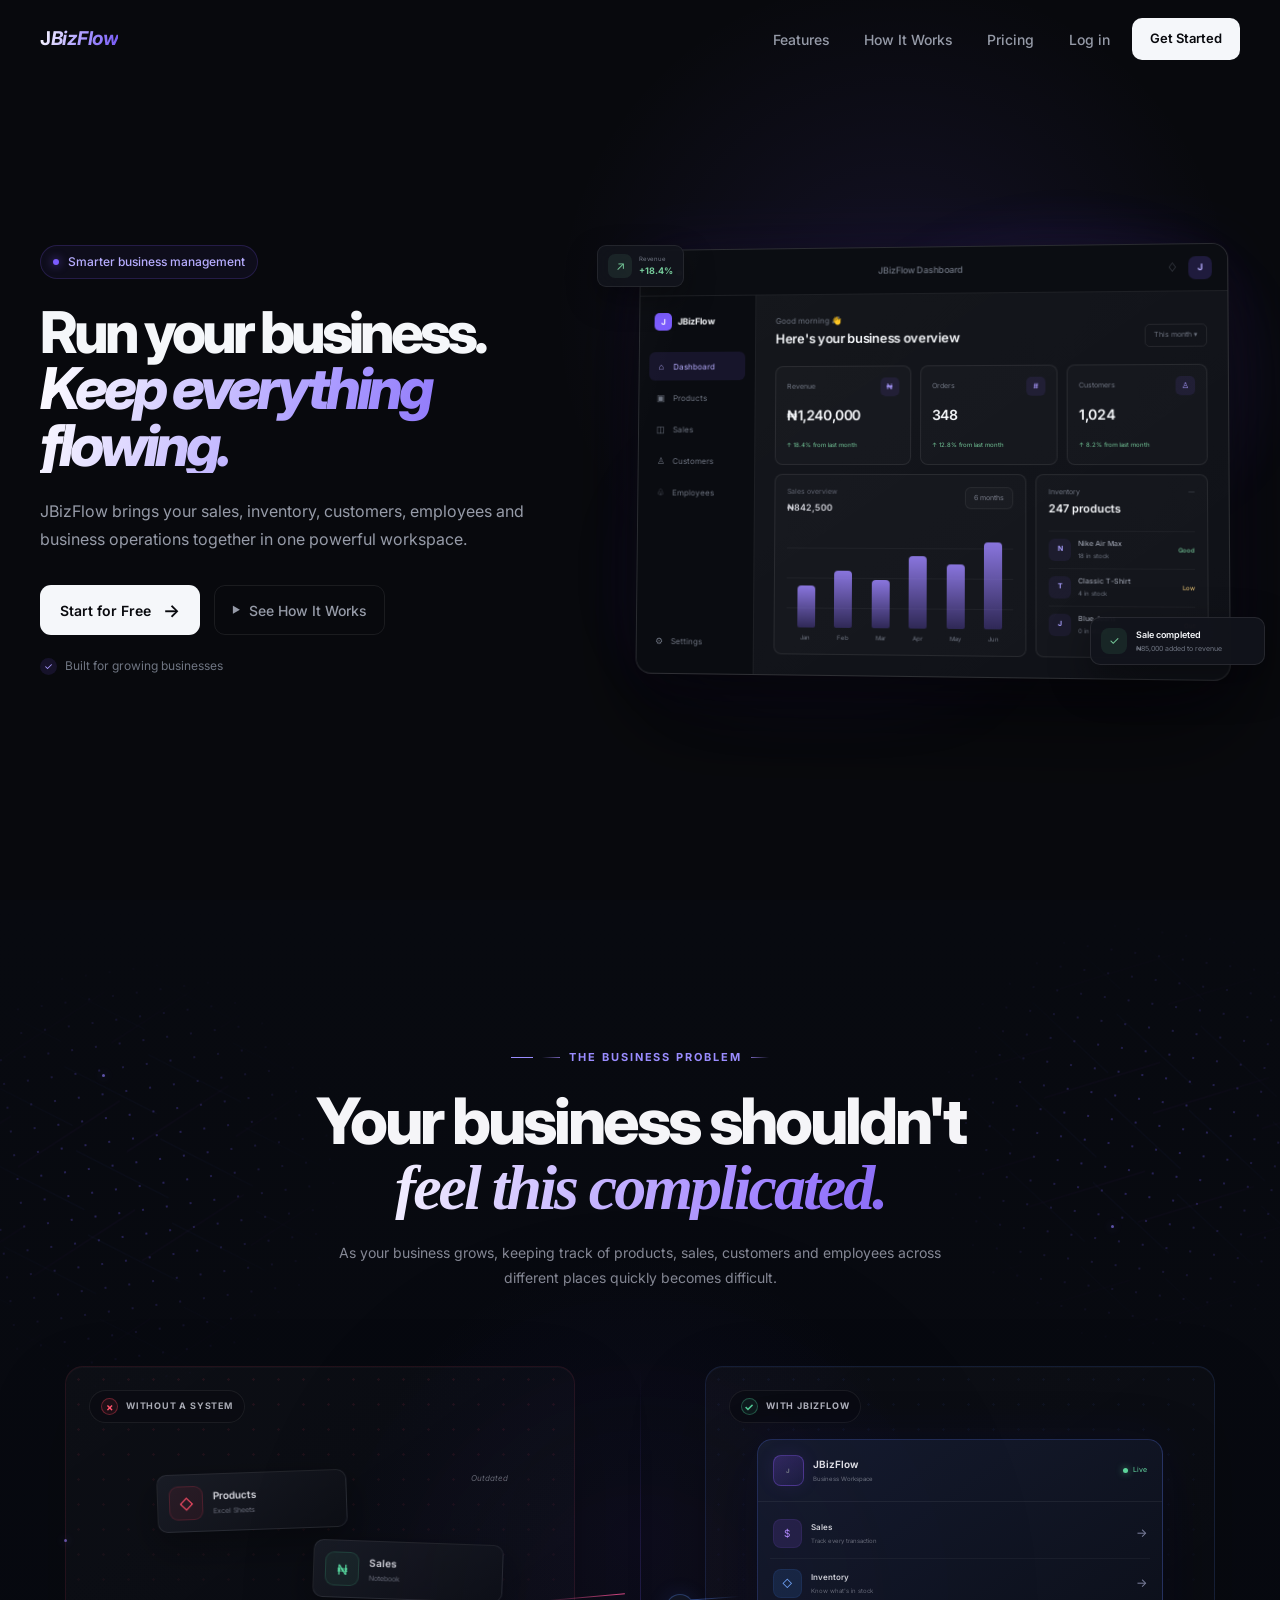
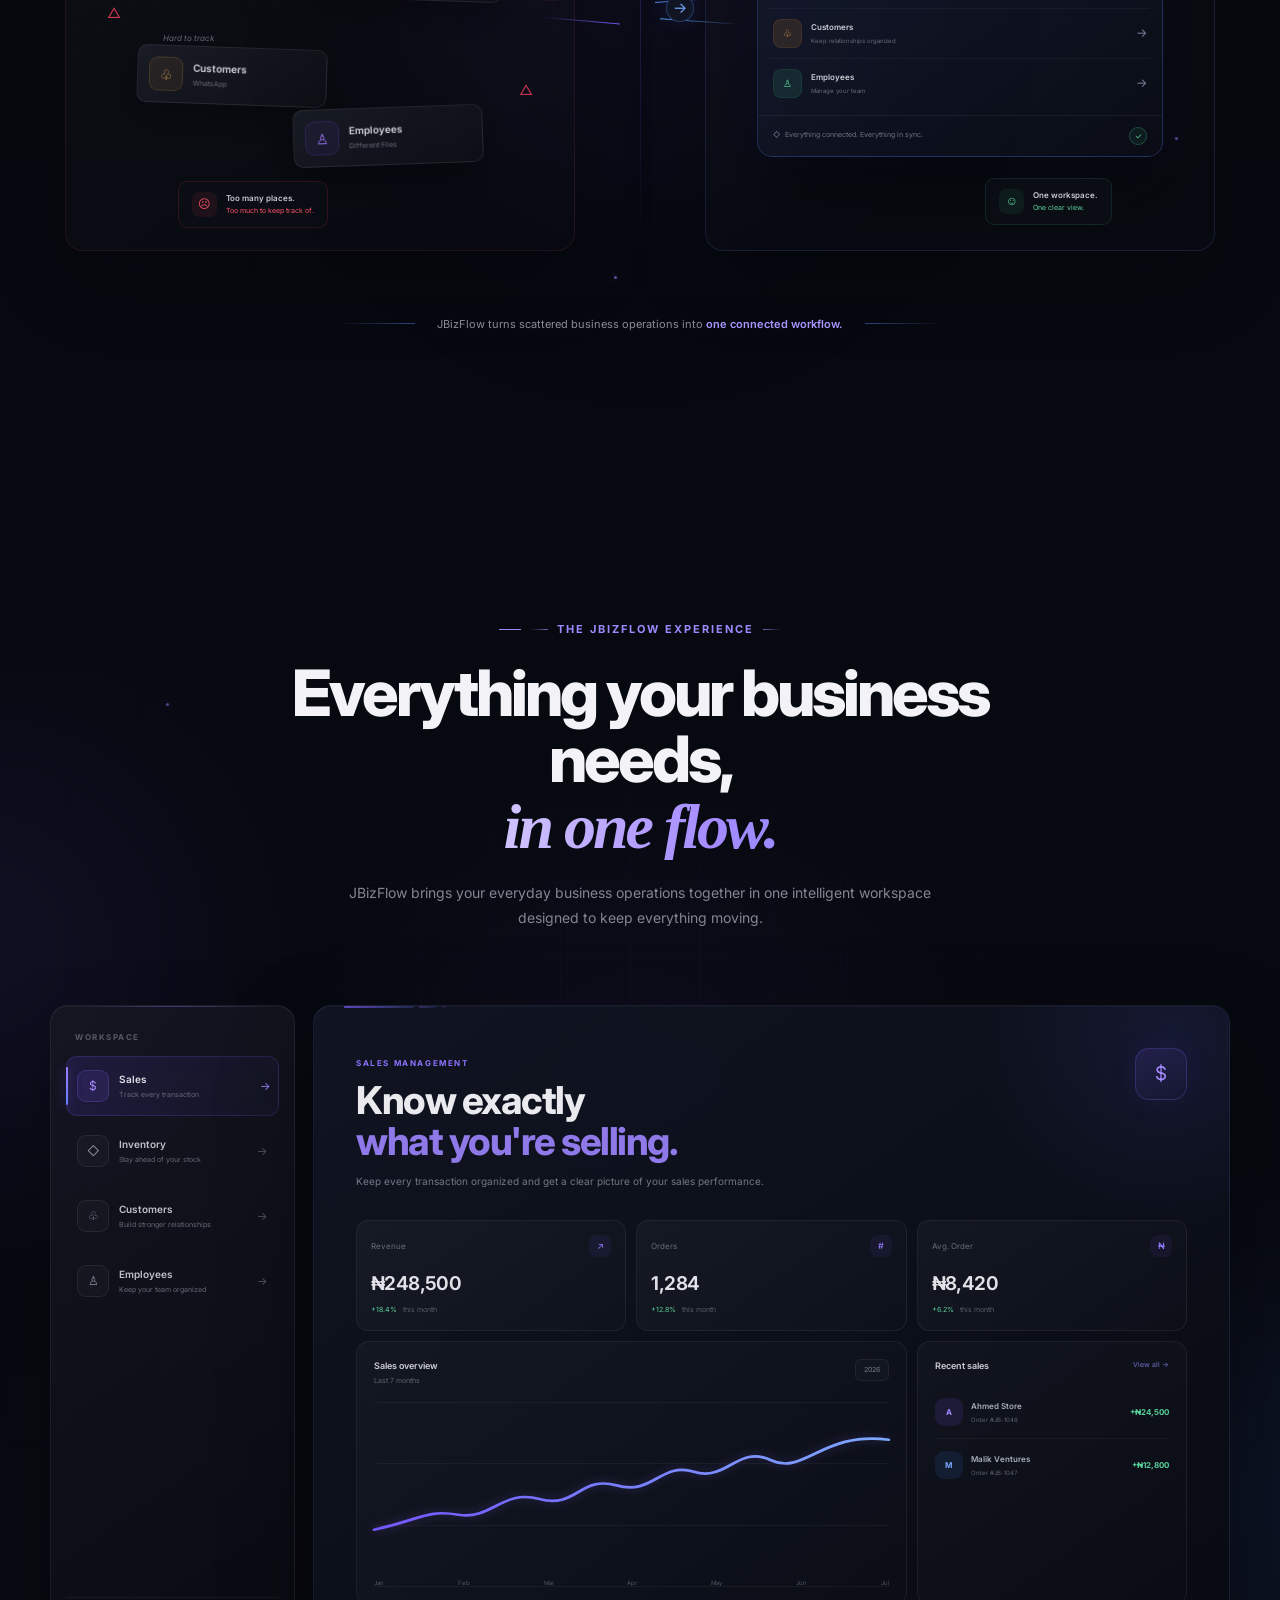
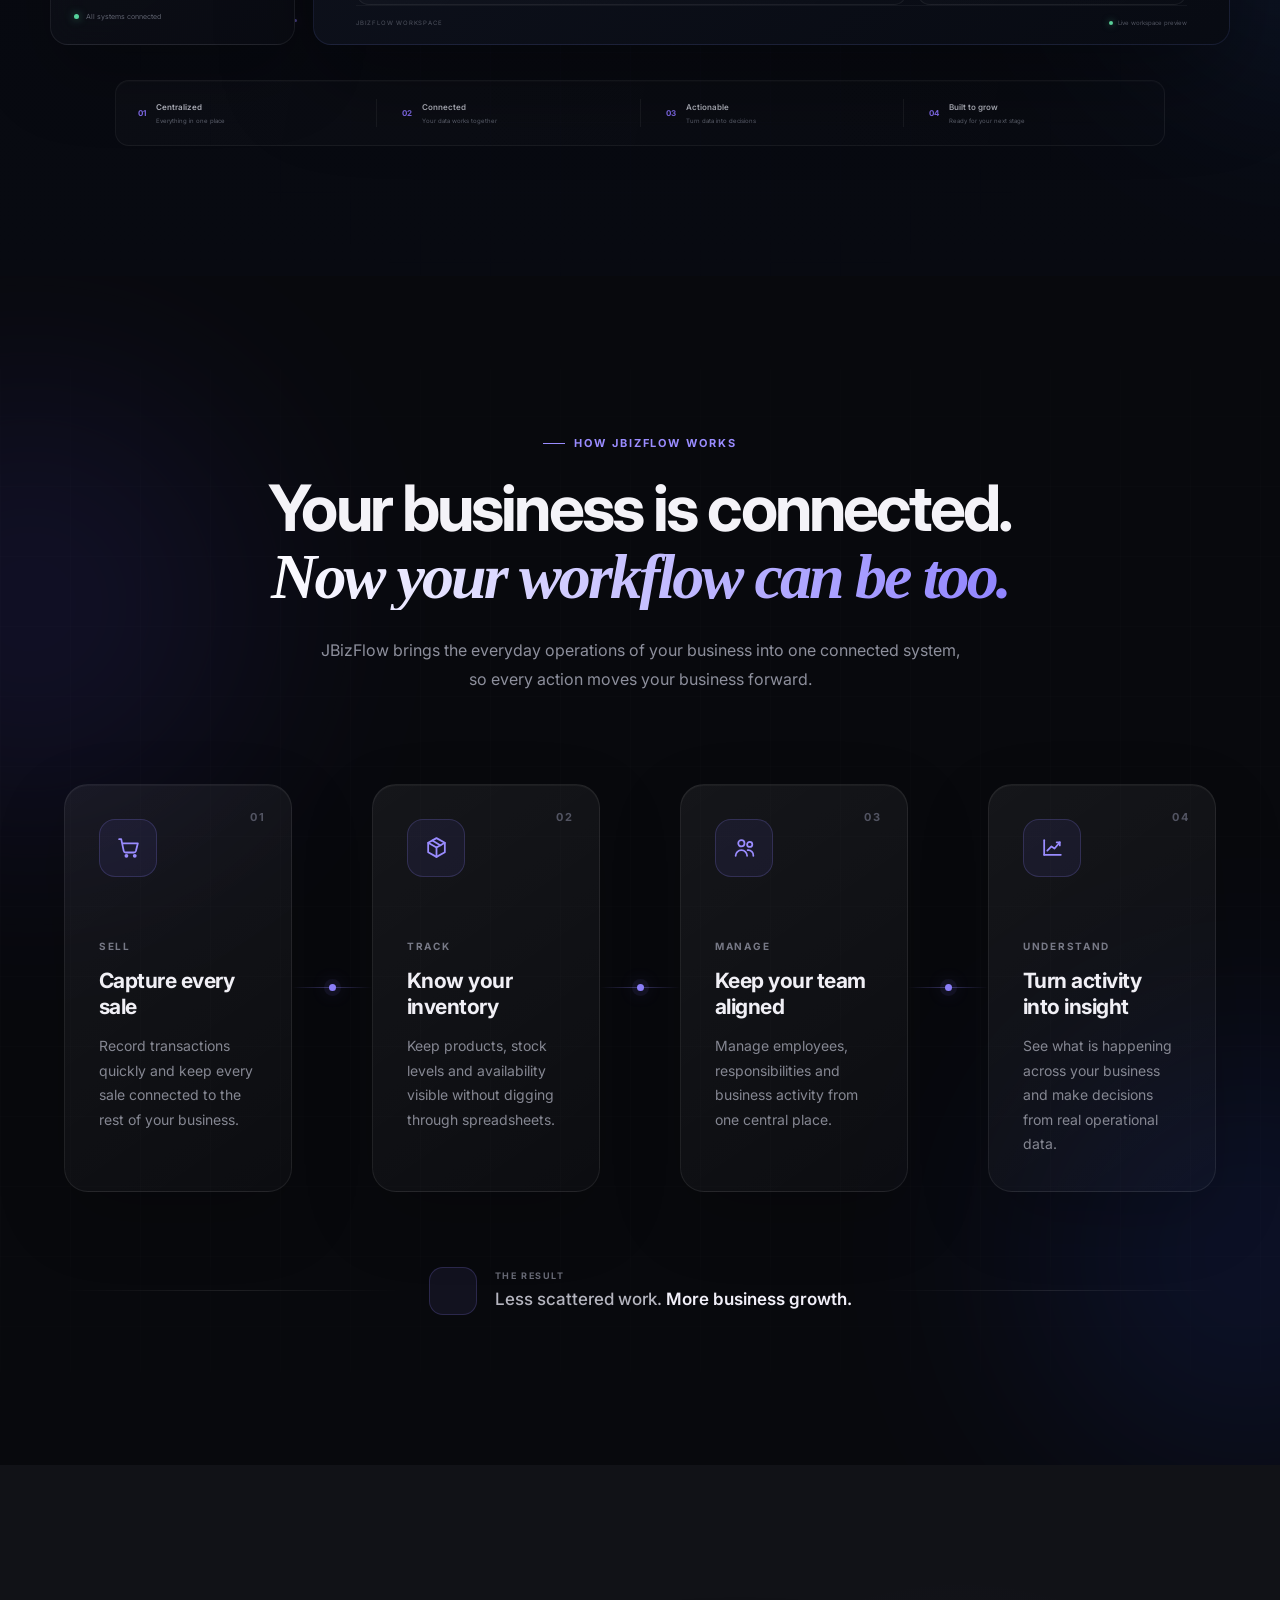
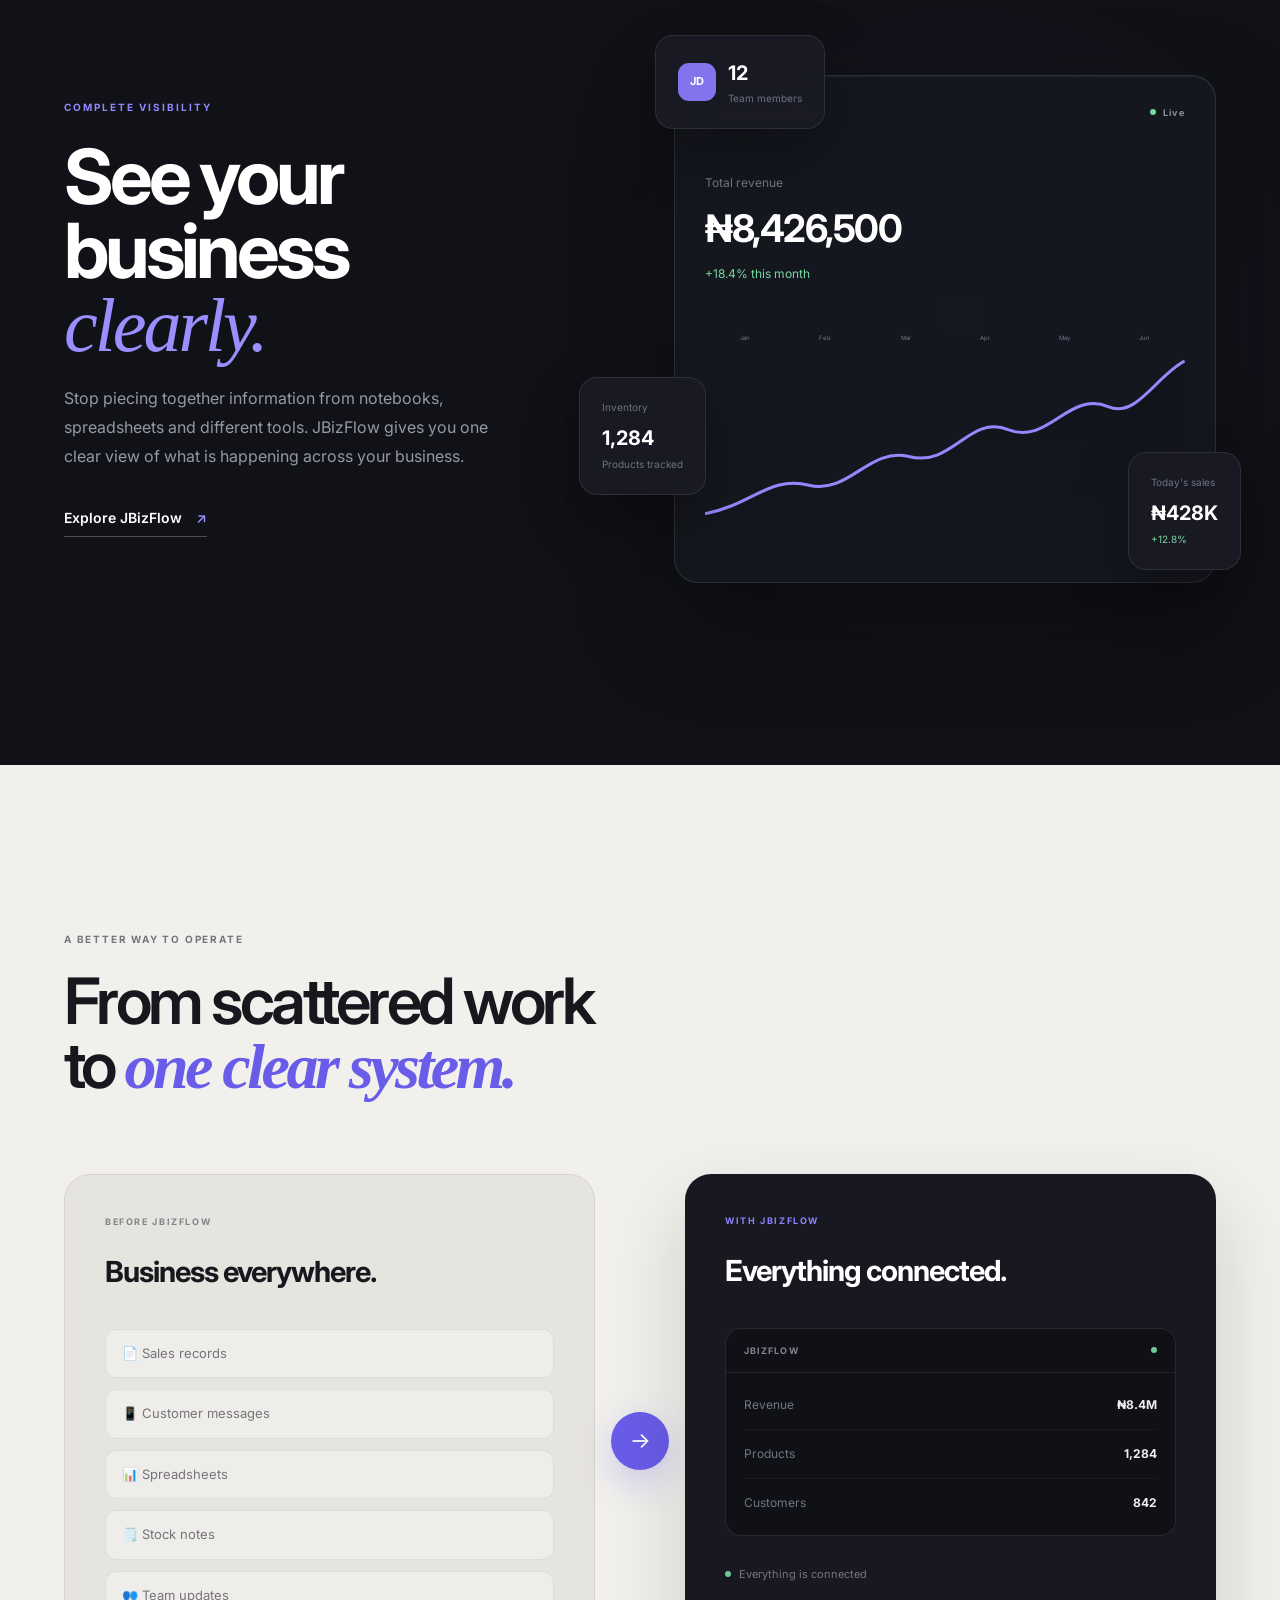
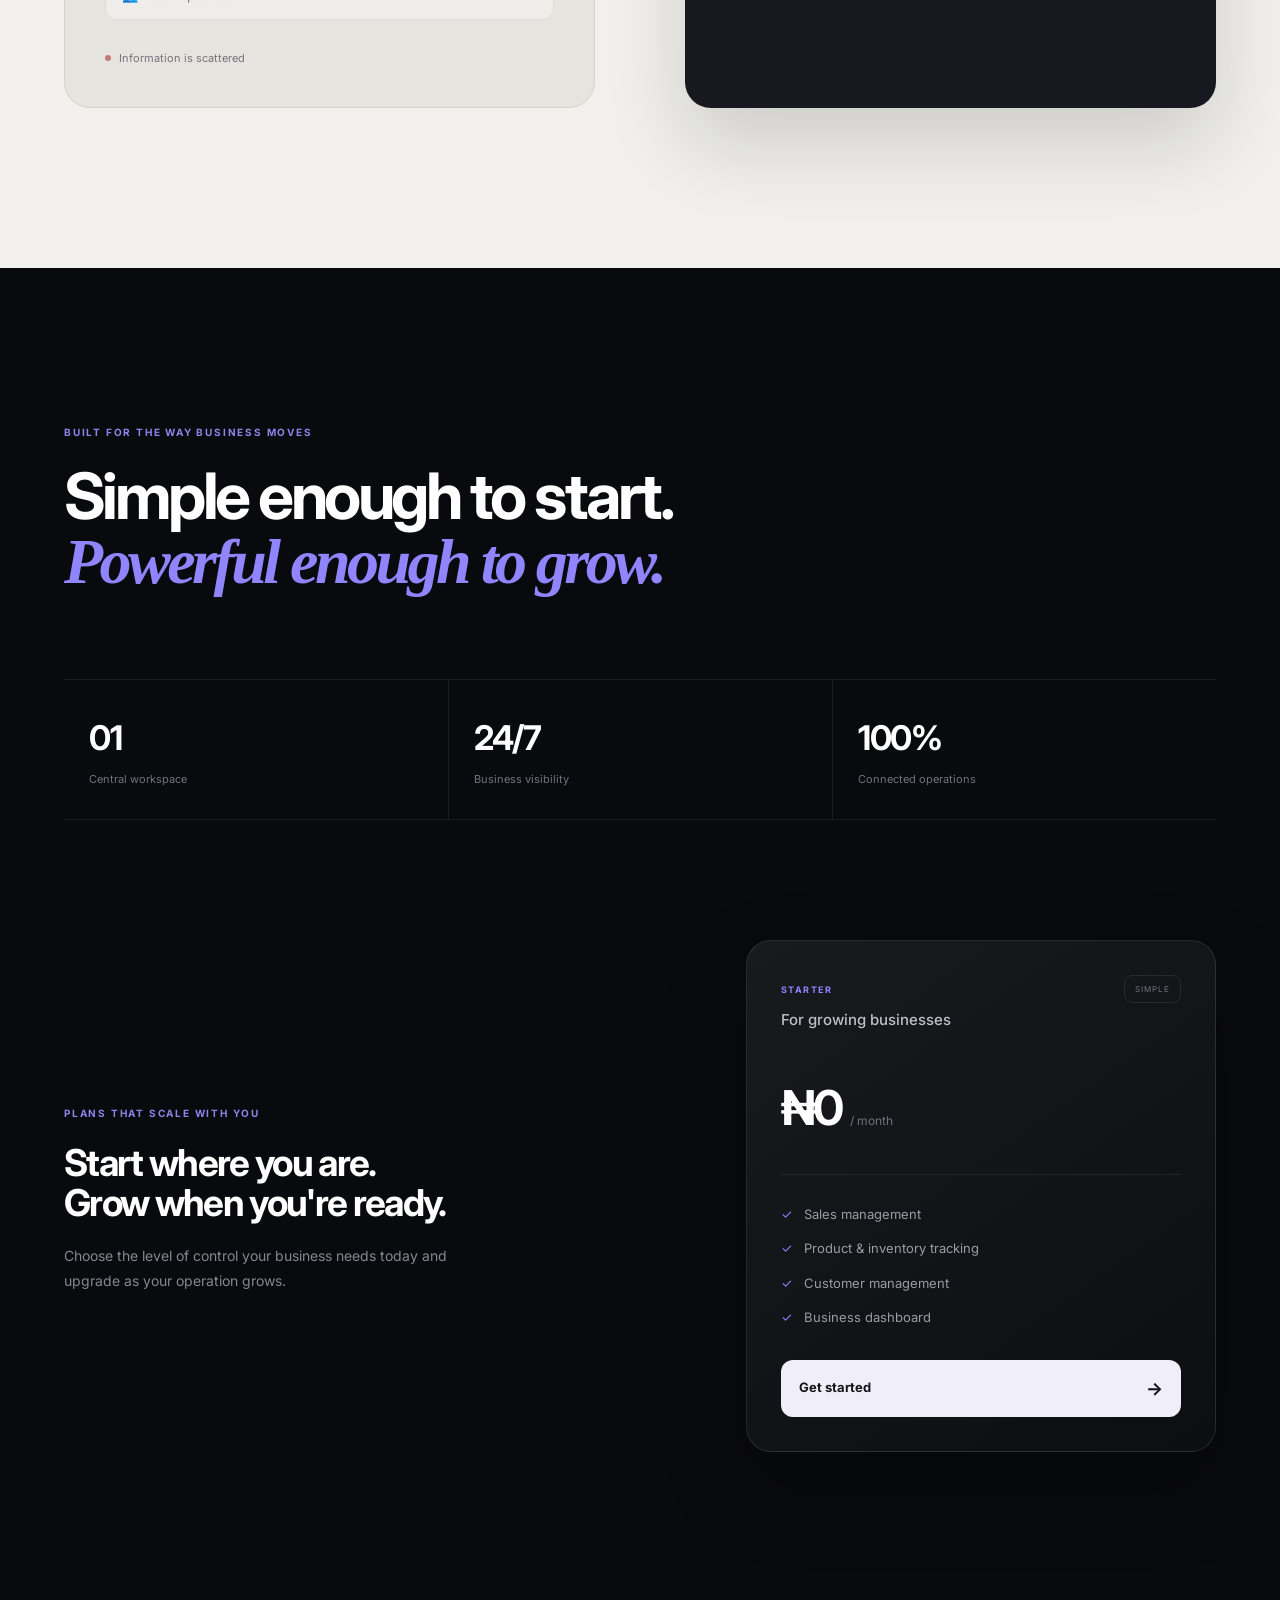
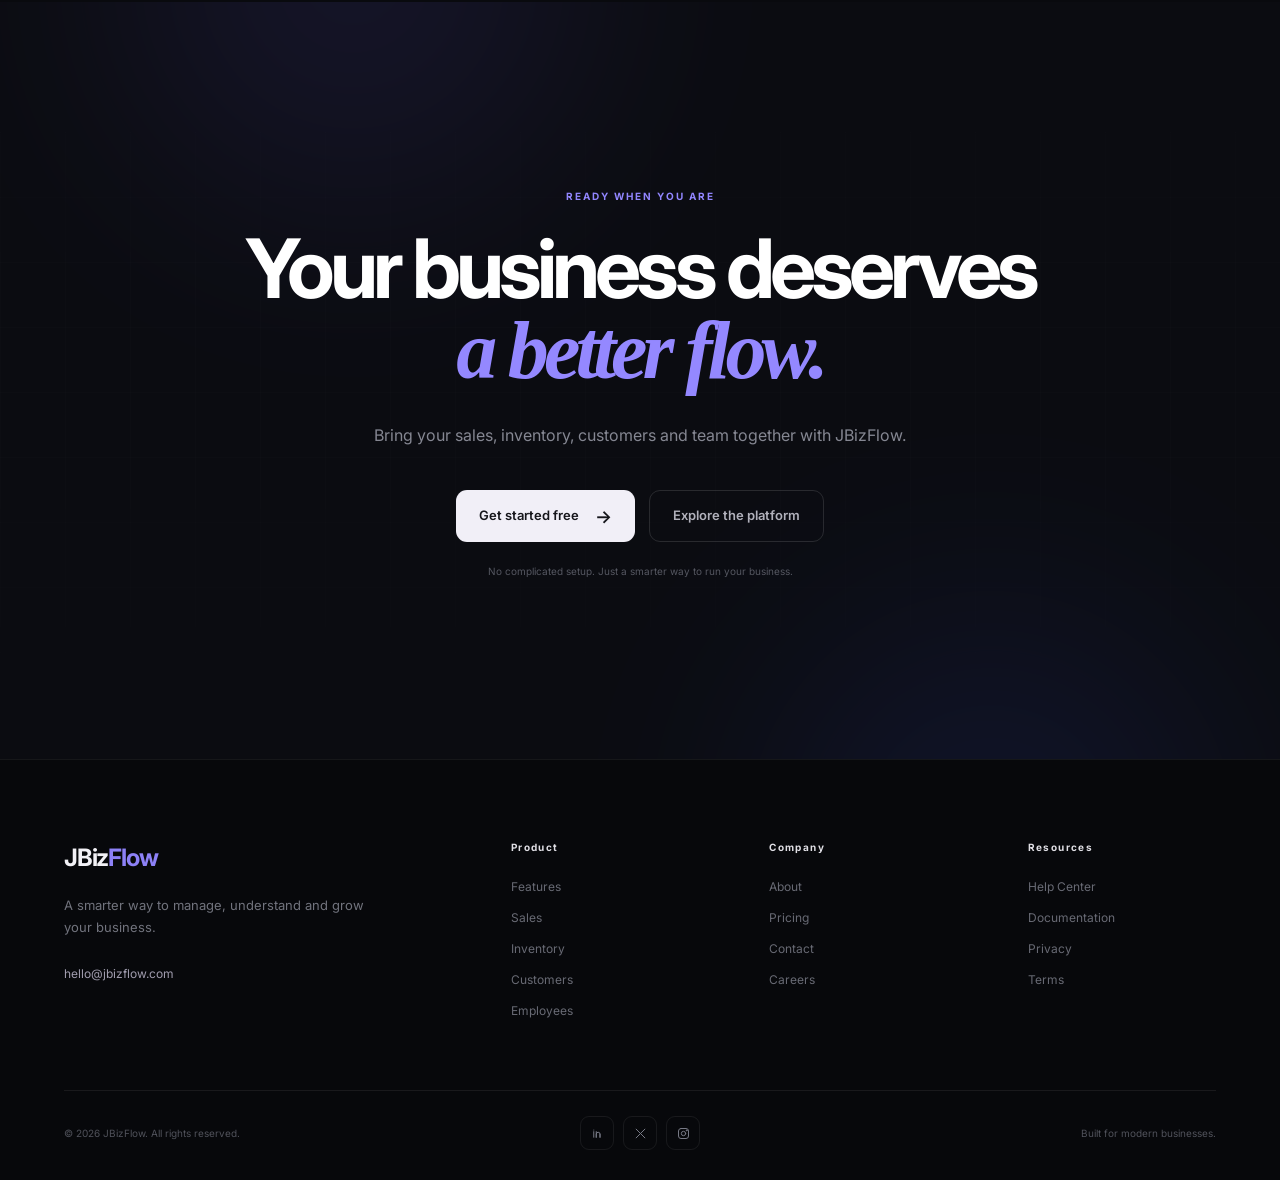
<file: frontend/index.html>
<!doctype html>
<html lang="en">
  <head>
    <meta charset="UTF-8" />

    <!-- Makes the website responsive on phones and tablets -->
    <meta name="viewport" content="width=device-width, initial-scale=1.0" />

    <meta
      name="description"
      content="JBizFlow helps businesses manage sales, inventory, customers, employees and business operations in one place." />

    <title>JBizFlow — Run Your Business. Keep Everything Flowing.</title>
    <!-- Google Fonts: We will use Inter for the clean SaaS interface -->
    <link rel="preconnect" href="https://fonts.googleapis.com" />
    <link rel="preconnect" href="https://fonts.gstatic.com" crossorigin />
    <link
      href="https://fonts.googleapis.com/css2?family=Inter:wght@400;500;600;700;800&display=swap"
      rel="stylesheet" />

    <!-- Main stylesheet -->
    <link rel="stylesheet" href="css/style.css" />
    <link rel="stylesheet" href="css/responsive.css" />
  </head>
  <body>
    <!-- =========================================
         NAVIGATION BAR
         ========================================= -->
    <header class="site-header">
      <nav class="navbar container">
        <!-- JBizFlow Logo -->
        <a href="#" class="brand" aria-label="JBizFlow Home">
          <!-- Temporary text logo.
                     We can replace this with our final logo later. -->
          <!-- <span class="brand-mark">J</span> -->
          <span class="brand-name">J<em>BizFlow</em></span>
        </a>

        <!-- Desktop Navigation Links -->
        <div class="nav-links">
          <a href="#features" class="nav-link">Features</a>

          <a href="#how-it-works" class="nav-link">How It Works</a>

          <a href="#pricing" class="nav-link">Pricing</a>
        </div>

        <!-- Desktop Navigation Actions -->
        <div class="nav-actions">
          <a href="#" class="login-link">Log in</a>

          <a href="#" class="nav-cta"> Get Started </a>
        </div>

        <!-- Mobile Menu Button -->
        <button
          class="mobile-menu-btn"
          type="button"
          aria-label="Open navigation menu"
          aria-expanded="false">
          <span></span>
          <span></span>
          <span></span>
        </button>
      </nav>

      <!-- Mobile Navigation -->
      <div class="mobile-nav">
        <a href="#features" class="mobile-nav-link"> Features </a>

        <a href="#how-it-works" class="mobile-nav-link"> How It Works </a>

        <a href="#pricing" class="mobile-nav-link"> Pricing </a>

        <a href="#" class="mobile-nav-link"> Log in </a>

        <a href="#" class="mobile-nav-cta"> Get Started </a>
      </div>
    </header>

    <!--
        The rest of the landing page will be added here.

        IMPORTANT:
        We are intentionally leaving the main content empty for now.
        We will build the Hero section only after the navbar is
        completely finished and tested.
    -->

    <main>
      <!-- =========================================
         HERO SECTION
         ========================================= -->
      <section class="hero" id="hero">
        <div class="container hero-container">
          <!-- =====================================
                 HERO TEXT CONTENT
                 ===================================== -->
          <div class="hero-content">
            <!-- Small introductory badge -->
            <div class="hero-badge">
              <span class="badge-dot"></span>

              <span> Smarter business management </span>
            </div>

            <!-- Main headline -->
            <h1 class="hero-title">
              Run your business.
              <em><span>Keep everything flowing.</span></em>
            </h1>

            <!-- Hero description -->
            <p class="hero-description">
              JBizFlow brings your sales, inventory, customers, employees and
              business operations together in one powerful workspace.
            </p>

            <!-- Hero action buttons -->
            <div class="hero-actions">
              <a href="#" class="hero-primary-btn">
                Start for Free

                <span class="btn-arrow">→</span>
              </a>

              <a href="#how-it-works" class="hero-secondary-btn">
                <span class="play-icon">▶</span>

                See How It Works
              </a>
            </div>

            <!-- Small trust message -->
            <div class="hero-trust">
              <span class="trust-check">✓</span>

              <span> Built for growing businesses </span>
            </div>
          </div>

          <!-- =====================================
                 HERO DASHBOARD PREVIEW
                 ===================================== -->
          <div class="hero-visual">
            <!-- Decorative glow behind dashboard -->
            <div class="dashboard-glow"></div>

            <!-- Dashboard mockup -->
            <div class="dashboard-preview">
              <!-- ==============================
                         DASHBOARD TOP BAR
                         ============================== -->
              <div class="dashboard-topbar">
                <div class="dashboard-window-dots">
                  <span></span>
                  <span></span>
                  <span></span>
                </div>

                <div class="dashboard-top-title">JBizFlow Dashboard</div>

                <div class="dashboard-profile">
                  <span class="notification-icon"> ♢ </span>

                  <span class="profile-avatar"> J </span>
                </div>
              </div>

              <!-- ==============================
                         DASHBOARD BODY
                         ============================== -->
              <div class="dashboard-body">
                <!-- Dashboard sidebar -->
                <aside class="dashboard-sidebar">
                  <div class="mini-brand">
                    <span class="mini-brand-mark"> J </span>

                    <span> JBizFlow </span>
                  </div>

                  <div class="sidebar-menu">
                    <div class="sidebar-item active">
                      <span>⌂</span>
                      Dashboard
                    </div>

                    <div class="sidebar-item">
                      <span>▣</span>
                      Products
                    </div>

                    <div class="sidebar-item">
                      <span>◫</span>
                      Sales
                    </div>

                    <div class="sidebar-item">
                      <span>♙</span>
                      Customers
                    </div>

                    <div class="sidebar-item">
                      <span>♧</span>
                      Employees
                    </div>
                  </div>

                  <div class="sidebar-bottom">
                    <div class="sidebar-item">
                      <span>⚙</span>
                      Settings
                    </div>
                  </div>
                </aside>

                <!-- Main dashboard area -->
                <div class="dashboard-main">
                  <!-- Dashboard heading -->
                  <div class="dashboard-heading">
                    <div>
                      <p class="dashboard-greeting">Good morning 👋</p>

                      <h3>Here's your business overview</h3>
                    </div>

                    <div class="dashboard-date">This month ▾</div>
                  </div>

                  <!-- ==========================
                                 STAT CARDS
                                 ========================== -->
                  <div class="stat-grid">
                    <!-- Revenue -->
                    <div class="stat-card">
                      <div class="stat-card-top">
                        <span> Revenue </span>

                        <span class="stat-icon"> ₦ </span>
                      </div>

                      <strong> ₦1,240,000 </strong>

                      <small class="positive"> ↑ 18.4% from last month </small>
                    </div>

                    <!-- Orders -->
                    <div class="stat-card">
                      <div class="stat-card-top">
                        <span> Orders </span>

                        <span class="stat-icon"> # </span>
                      </div>

                      <strong> 348 </strong>

                      <small class="positive"> ↑ 12.8% from last month </small>
                    </div>

                    <!-- Customers -->
                    <div class="stat-card">
                      <div class="stat-card-top">
                        <span> Customers </span>

                        <span class="stat-icon"> ♙ </span>
                      </div>

                      <strong> 1,024 </strong>

                      <small class="positive"> ↑ 8.2% from last month </small>
                    </div>
                  </div>

                  <!-- ==========================
                                 CHART + INVENTORY
                                 ========================== -->
                  <div class="dashboard-middle">
                    <!-- Sales chart -->
                    <div class="chart-card">
                      <div class="chart-header">
                        <div>
                          <span> Sales overview </span>

                          <strong> ₦842,500 </strong>
                        </div>

                        <span class="chart-period"> 6 months </span>
                      </div>

                      <!-- CSS-built chart -->
                      <div class="chart">
                        <div class="chart-grid-line line-one"></div>
                        <div class="chart-grid-line line-two"></div>
                        <div class="chart-grid-line line-three"></div>

                        <div class="chart-bars">
                          <span style="height: 42%"></span>
                          <span style="height: 57%"></span>
                          <span style="height: 48%"></span>
                          <span style="height: 72%"></span>
                          <span style="height: 64%"></span>
                          <span style="height: 86%"></span>
                        </div>
                      </div>

                      <div class="chart-labels">
                        <span>Jan</span>
                        <span>Feb</span>
                        <span>Mar</span>
                        <span>Apr</span>
                        <span>May</span>
                        <span>Jun</span>
                      </div>
                    </div>

                    <!-- Inventory card -->
                    <div class="inventory-card">
                      <div class="inventory-header">
                        <div>
                          <span> Inventory </span>

                          <strong> 247 products </strong>
                        </div>

                        <span class="inventory-more"> ··· </span>
                      </div>

                      <div class="inventory-item">
                        <div class="product-symbol">N</div>

                        <div class="product-info">
                          <strong> Nike Air Max </strong>

                          <span> 18 in stock </span>
                        </div>

                        <span class="stock-good"> Good </span>
                      </div>

                      <div class="inventory-item">
                        <div class="product-symbol">T</div>

                        <div class="product-info">
                          <strong> Classic T-Shirt </strong>

                          <span> 4 in stock </span>
                        </div>

                        <span class="stock-warning"> Low </span>
                      </div>

                      <div class="inventory-item">
                        <div class="product-symbol">J</div>

                        <div class="product-info">
                          <strong> Blue Jeans </strong>

                          <span> 0 in stock </span>
                        </div>

                        <span class="stock-danger"> Out </span>
                      </div>
                    </div>
                  </div>
                </div>
              </div>
            </div>

            <!-- Floating notification -->
            <div class="floating-notification">
              <div class="floating-check">✓</div>

              <div>
                <strong> Sale completed </strong>

                <span> ₦85,000 added to revenue </span>
              </div>
            </div>

            <!-- Floating revenue indicator -->
            <div class="floating-revenue">
              <span class="revenue-arrow"> ↗ </span>

              <div>
                <small> Revenue </small>

                <strong> +18.4% </strong>
              </div>
            </div>
          </div>
        </div>
      </section>

      <!-- =========================================
     PROBLEM / WHY JBIZFLOW SECTION
     ========================================= -->
      <!-- =========================================
     PROBLEM / WHY JBIZFLOW SECTION
     ========================================= -->
      <section class="problem-section" id="why-jbizflow">
        <!-- Decorative network background -->
        <div class="network network-left"></div>
        <div class="network network-right"></div>

        <!-- Small decorative stars -->
        <div class="bg-particle particle-1"></div>
        <div class="bg-particle particle-2"></div>
        <div class="bg-particle particle-3"></div>
        <div class="bg-particle particle-4"></div>
        <div class="bg-particle particle-5"></div>

        <div class="container problem-container">
          <!-- =====================================
             SECTION HEADING
             ===================================== -->
          <div class="section-heading problem-heading">
            <div class="section-eyebrow">
              <span class="eyebrow-line"></span>

              THE BUSINESS PROBLEM

              <span class="eyebrow-line"></span>
            </div>

            <h2>
              Your business shouldn't
              <em><span>feel this complicated.</span></em>
            </h2>

            <p>
              As your business grows, keeping track of products, sales,
              customers and employees across different places quickly becomes
              difficult.
            </p>
          </div>

          <!-- =====================================
             TRANSFORMATION AREA
             ===================================== -->
          <div class="problem-visual">
            <!-- =================================
                 LEFT: WITHOUT A SYSTEM
                 ================================= -->
            <div class="chaos-panel">
              <!-- Panel label -->
              <div class="panel-label panel-label-danger">
                <span class="panel-status-icon"> × </span>

                WITHOUT A SYSTEM
              </div>

              <!-- Decorative inner network -->
              <div class="panel-network"></div>

              <!-- Products -->
              <div class="chaos-card chaos-product">
                <div class="chaos-icon">
                  <span>◇</span>
                </div>

                <div class="chaos-card-content">
                  <strong>Products</strong>

                  <span>Excel Sheets</span>
                </div>
              </div>

              <!-- Sales -->
              <div class="chaos-card chaos-sales">
                <div class="chaos-icon sales-icon">
                  <span>₦</span>
                </div>

                <div class="chaos-card-content">
                  <strong>Sales</strong>

                  <span>Notebook</span>
                </div>
              </div>

              <!-- Customers -->
              <div class="chaos-card chaos-customers">
                <div class="chaos-icon customer-icon">
                  <span>♧</span>
                </div>

                <div class="chaos-card-content">
                  <strong>Customers</strong>

                  <span>WhatsApp</span>
                </div>
              </div>

              <!-- Employees -->
              <div class="chaos-card chaos-employees">
                <div class="chaos-icon employee-icon">
                  <span>♙</span>
                </div>

                <div class="chaos-card-content">
                  <strong>Employees</strong>

                  <span>Different Files</span>
                </div>
              </div>

              <!-- Warning symbols -->
              <span class="warning warning-one">△</span>
              <span class="warning warning-two">△</span>

              <!-- Problem notes -->
              <span class="chaos-note note-one"> Outdated </span>

              <span class="chaos-note note-two"> Hard to track </span>

              <!-- Bottom problem message -->
              <div class="chaos-message">
                <span class="message-icon"> ☹ </span>

                <div>
                  <strong>Too many places.</strong>

                  <span> Too much to keep track of. </span>
                </div>
              </div>
            </div>

            <!-- =================================
                 CENTER TRANSFORMATION
                 ================================= -->
            <div class="transformation">
              <!-- Horizontal data trails -->
              <div class="data-trail trail-left-one"></div>
              <div class="data-trail trail-left-two"></div>

              <div class="data-trail trail-right-one"></div>
              <div class="data-trail trail-right-two"></div>

              <!-- Center vertical line -->
              <div class="center-axis"></div>

              <!-- Main J orb -->
              <div class="flow-orb">
                <div class="orb-ring orb-ring-one"></div>
                <div class="orb-ring orb-ring-two"></div>

                <span>J</span>
              </div>

              <!-- Arrow -->
              <div class="flow-arrow">→</div>
            </div>

            <!-- =================================
                 RIGHT: WITH JBIZFLOW
                 ================================= -->
            <div class="solution-panel">
              <!-- Panel label -->
              <div class="panel-label panel-label-success">
                <span class="panel-status-icon"> ✓ </span>

                WITH JBIZFLOW
              </div>

              <!-- Decorative network -->
              <div class="solution-network"></div>

              <!-- Main solution card -->
              <div class="solution-card">
                <!-- Card header -->
                <div class="solution-header">
                  <div class="solution-brand">
                    <span class="solution-logo"> J </span>

                    <div>
                      <strong>JBizFlow</strong>

                      <span> Business Workspace </span>
                    </div>
                  </div>

                  <span class="solution-live">
                    <span></span>

                    Live
                  </span>
                </div>

                <!-- Modules -->
                <div class="solution-modules">
                  <!-- Sales -->
                  <div class="solution-module">
                    <span class="module-icon module-purple"> $ </span>

                    <div class="module-content">
                      <strong>Sales</strong>

                      <span> Track every transaction </span>
                    </div>

                    <span class="module-arrow"> → </span>
                  </div>

                  <!-- Inventory -->
                  <div class="solution-module">
                    <span class="module-icon module-blue"> ◇ </span>

                    <div class="module-content">
                      <strong>Inventory</strong>

                      <span> Know what's in stock </span>
                    </div>

                    <span class="module-arrow"> → </span>
                  </div>

                  <!-- Customers -->
                  <div class="solution-module">
                    <span class="module-icon module-orange"> ♧ </span>

                    <div class="module-content">
                      <strong>Customers</strong>

                      <span> Keep relationships organized </span>
                    </div>

                    <span class="module-arrow"> → </span>
                  </div>

                  <!-- Employees -->
                  <div class="solution-module">
                    <span class="module-icon module-green"> ♙ </span>

                    <div class="module-content">
                      <strong>Employees</strong>

                      <span> Manage your team </span>
                    </div>

                    <span class="module-arrow"> → </span>
                  </div>
                </div>

                <!-- Card footer -->
                <div class="solution-footer">
                  <div>
                    <span class="footer-symbol"> ◇ </span>

                    Everything connected. Everything in sync.
                  </div>

                  <span class="footer-success"> ✓ </span>
                </div>
              </div>

              <!-- Bottom message -->
              <div class="solution-message">
                <span class="message-icon"> ☺ </span>

                <div>
                  <strong>One workspace.</strong>

                  <span> One clear view. </span>
                </div>
              </div>
            </div>
          </div>

          <!-- =====================================
             BOTTOM STATEMENT
             ===================================== -->
          <div class="problem-bottom">
            <span class="bottom-decoration"></span>

            <p>
              JBizFlow turns scattered business operations into
              <strong>one connected workflow.</strong>
            </p>

            <span class="bottom-decoration"></span>
          </div>
        </div>
      </section>

      <!-- =========================================
     JBIZFLOW EXPERIENCE / FEATURES SECTION
     ========================================= -->
      <section class="experience-section" id="features">
        <!-- =====================================
         BACKGROUND DECORATION
         ===================================== -->

        <div class="experience-grid"></div>

        <div class="experience-orb experience-orb-one"></div>
        <div class="experience-orb experience-orb-two"></div>

        <div class="experience-particle exp-particle-one"></div>
        <div class="experience-particle exp-particle-two"></div>
        <div class="experience-particle exp-particle-three"></div>

        <div class="container experience-container">
          <!-- =====================================
             SECTION INTRO
             ===================================== -->

          <div class="section-heading experience-heading">
            <div class="section-eyebrow">
              <span class="eyebrow-line"></span>

              THE JBIZFLOW EXPERIENCE

              <span class="eyebrow-line"></span>
            </div>

            <h2>
              Everything your business needs,
              <em><span>in one flow.</span></em>
            </h2>

            <p>
              JBizFlow brings your everyday business operations together in one
              intelligent workspace designed to keep everything moving.
            </p>
          </div>

          <!-- =====================================
             FEATURE EXPERIENCE
             ===================================== -->

          <div class="experience-showcase">
            <!-- =================================
                 LEFT FEATURE NAVIGATION
                 ================================= -->

            <div class="feature-navigation">
              <div class="feature-nav-label">WORKSPACE</div>

              <!-- Active feature -->

              <button
                class="feature-nav-item active"
                data-feature="sales"
                type="button">
                <span class="feature-nav-icon"> $ </span>

                <span class="feature-nav-text">
                  <strong>Sales</strong>

                  <small> Track every transaction </small>
                </span>

                <span class="feature-nav-arrow"> → </span>
              </button>

              <!-- Inventory -->

              <button
                class="feature-nav-item"
                data-feature="inventory"
                type="button">
                <span class="feature-nav-icon"> ◇ </span>

                <span class="feature-nav-text">
                  <strong>Inventory</strong>

                  <small> Stay ahead of your stock </small>
                </span>

                <span class="feature-nav-arrow"> → </span>
              </button>

              <!-- Customers -->

              <button
                class="feature-nav-item"
                data-feature="customers"
                type="button">
                <span class="feature-nav-icon"> ♧ </span>

                <span class="feature-nav-text">
                  <strong>Customers</strong>

                  <small> Build stronger relationships </small>
                </span>

                <span class="feature-nav-arrow"> → </span>
              </button>

              <!-- Employees -->

              <button
                class="feature-nav-item"
                data-feature="employees"
                type="button">
                <span class="feature-nav-icon"> ♙ </span>

                <span class="feature-nav-text">
                  <strong>Employees</strong>

                  <small> Keep your team organized </small>
                </span>

                <span class="feature-nav-arrow"> → </span>
              </button>

              <!-- Navigation footer -->

              <div class="feature-nav-footer">
                <span class="feature-nav-status"></span>

                <span> All systems connected </span>
              </div>
            </div>

            <!-- =================================
                 MAIN FEATURE DISPLAY
                 ================================= -->

            <div class="feature-display">
              <!-- Decorative top line -->

              <div class="display-top-line">
                <span></span>

                <span></span>

                <span></span>
              </div>

              <!-- =================================
                     SALES DISPLAY
                     ================================= -->

              <div class="feature-content active" id="feature-sales">
                <!-- Feature header -->

                <div class="feature-display-header">
                  <div>
                    <span class="feature-overline"> SALES MANAGEMENT </span>

                    <h3>
                      Know exactly
                      <span>what you're selling.</span>
                    </h3>

                    <p>
                      Keep every transaction organized and get a clear picture
                      of your sales performance.
                    </p>
                  </div>

                  <div class="feature-header-icon">$</div>
                </div>

                <!-- =================================
                         SALES DASHBOARD
                         ================================= -->

                <div class="mini-dashboard">
                  <!-- Revenue -->

                  <div class="metric-card">
                    <div class="metric-card-top">
                      <span> Revenue </span>

                      <span class="metric-icon"> ↗ </span>
                    </div>

                    <strong> ₦248,500 </strong>

                    <div class="metric-growth">
                      <span> +18.4% </span>

                      this month
                    </div>
                  </div>

                  <!-- Orders -->

                  <div class="metric-card">
                    <div class="metric-card-top">
                      <span> Orders </span>

                      <span class="metric-icon"> # </span>
                    </div>

                    <strong> 1,284 </strong>

                    <div class="metric-growth">
                      <span> +12.8% </span>

                      this month
                    </div>
                  </div>

                  <!-- Average -->

                  <div class="metric-card">
                    <div class="metric-card-top">
                      <span> Avg. Order </span>

                      <span class="metric-icon"> ₦ </span>
                    </div>

                    <strong> ₦8,420 </strong>

                    <div class="metric-growth">
                      <span> +6.2% </span>

                      this month
                    </div>
                  </div>

                  <!-- Sales chart -->

                  <div class="sales-chart-card">
                    <div class="chart-header">
                      <div>
                        <strong> Sales overview </strong>

                        <span> Last 7 months </span>
                      </div>

                      <span class="chart-period"> 2026 </span>
                    </div>

                    <div class="chart-area">
                      <div class="chart-lines">
                        <span></span>
                        <span></span>
                        <span></span>
                        <span></span>
                      </div>

                      <svg
                        class="sales-line"
                        viewBox="0 0 700 220"
                        preserveAspectRatio="none"
                        aria-hidden="true">
                        <defs>
                          <linearGradient id="salesGradient" x1="0" x2="1">
                            <stop offset="0%" stop-color="#7357ff" />

                            <stop offset="100%" stop-color="#7fa8ff" />
                          </linearGradient>
                        </defs>

                        <path
                          d="
                                        M0 180
                                        C65 165 70 150 115 158
                                        S175 120 225 135
                                        S280 100 330 115
                                        S390 80 435 95
                                        S495 55 540 78
                                        S610 35 700 48
                                        "
                          fill="none"
                          stroke="url(#salesGradient)"
                          stroke-width="4"
                          stroke-linecap="round" />
                      </svg>

                      <div class="chart-months">
                        <span>Jan</span>
                        <span>Feb</span>
                        <span>Mar</span>
                        <span>Apr</span>
                        <span>May</span>
                        <span>Jun</span>
                        <span>Jul</span>
                      </div>
                    </div>
                  </div>

                  <!-- Recent activity -->

                  <div class="recent-activity">
                    <div class="activity-heading">
                      <strong> Recent sales </strong>

                      <span> View all → </span>
                    </div>

                    <div class="activity-row">
                      <div class="activity-product">
                        <span class="activity-avatar"> A </span>

                        <div>
                          <strong> Ahmed Store </strong>

                          <small> Order #JB-1048 </small>
                        </div>
                      </div>

                      <strong class="activity-price"> +₦24,500 </strong>
                    </div>

                    <div class="activity-row">
                      <div class="activity-product">
                        <span class="activity-avatar avatar-two"> M </span>

                        <div>
                          <strong> Malik Ventures </strong>

                          <small> Order #JB-1047 </small>
                        </div>
                      </div>

                      <strong class="activity-price"> +₦12,800 </strong>
                    </div>
                  </div>
                </div>
              </div>

              <!-- =================================
                     INVENTORY DISPLAY
                     ================================= -->

              <div class="feature-content" id="feature-inventory">
                <div class="feature-display-header">
                  <div>
                    <span class="feature-overline"> INVENTORY MANAGEMENT </span>

                    <h3>
                      Never lose track
                      <span>of your stock.</span>
                    </h3>

                    <p>
                      Know what is available, what is running low and what needs
                      your attention.
                    </p>
                  </div>

                  <div class="feature-header-icon inventory-icon">◇</div>
                </div>

                <div class="inventory-board">
                  <div class="inventory-summary">
                    <div>
                      <span>Total products</span>
                      <strong>486</strong>
                    </div>

                    <div>
                      <span>Low stock</span>
                      <strong class="warning-number"> 18 </strong>
                    </div>

                    <div>
                      <span>Out of stock</span>
                      <strong class="danger-number"> 4 </strong>
                    </div>
                  </div>

                  <div class="stock-list">
                    <div class="stock-row stock-heading">
                      <span>Product</span>
                      <span>Category</span>
                      <span>Stock</span>
                      <span>Status</span>
                    </div>

                    <div class="stock-row">
                      <div class="stock-product">
                        <span class="product-box"> ◈ </span>

                        <strong> Wireless Headphones </strong>
                      </div>

                      <span>Electronics</span>

                      <strong>84</strong>

                      <span class="stock-status good"> In stock </span>
                    </div>

                    <div class="stock-row">
                      <div class="stock-product">
                        <span class="product-box"> ◈ </span>

                        <strong> Smart Watch </strong>
                      </div>

                      <span>Accessories</span>

                      <strong>12</strong>

                      <span class="stock-status low"> Low stock </span>
                    </div>

                    <div class="stock-row">
                      <div class="stock-product">
                        <span class="product-box"> ◈ </span>

                        <strong> USB-C Charger </strong>
                      </div>

                      <span>Electronics</span>

                      <strong>0</strong>

                      <span class="stock-status out"> Out of stock </span>
                    </div>
                  </div>
                </div>
              </div>

              <!-- =================================
                     CUSTOMERS DISPLAY
                     ================================= -->

              <div class="feature-content" id="feature-customers">
                <div class="feature-display-header">
                  <div>
                    <span class="feature-overline"> CUSTOMER MANAGEMENT </span>

                    <h3>
                      Your customers,
                      <span>always within reach.</span>
                    </h3>

                    <p>
                      Keep customer information organized and understand the
                      people behind your sales.
                    </p>
                  </div>

                  <div class="feature-header-icon customer-feature-icon">♧</div>
                </div>

                <div class="customer-board">
                  <div class="customer-stat">
                    <span> Total customers </span>

                    <strong> 2,840 </strong>

                    <small> ↑ 14.6% this month </small>
                  </div>

                  <div class="customer-stat">
                    <span> Returning </span>

                    <strong> 68% </strong>

                    <small> Customer retention </small>
                  </div>

                  <div class="customer-list">
                    <div class="customer-list-header">
                      <strong> Recent customers </strong>

                      <span> View all → </span>
                    </div>

                    <div class="customer-row">
                      <span class="customer-avatar"> A </span>

                      <div>
                        <strong> Ahmed Ibrahim </strong>

                        <small> 8 purchases </small>
                      </div>

                      <span class="customer-value"> ₦84,200 </span>
                    </div>

                    <div class="customer-row">
                      <span class="customer-avatar customer-avatar-two">
                        S
                      </span>

                      <div>
                        <strong> Sarah Ventures </strong>

                        <small> 12 purchases </small>
                      </div>

                      <span class="customer-value"> ₦126,500 </span>
                    </div>

                    <div class="customer-row">
                      <span class="customer-avatar customer-avatar-three">
                        M
                      </span>

                      <div>
                        <strong> Malik Stores </strong>

                        <small> 5 purchases </small>
                      </div>

                      <span class="customer-value"> ₦48,900 </span>
                    </div>
                  </div>
                </div>
              </div>

              <!-- =================================
                     EMPLOYEES DISPLAY
                     ================================= -->

              <div class="feature-content" id="feature-employees">
                <div class="feature-display-header">
                  <div>
                    <span class="feature-overline"> TEAM MANAGEMENT </span>

                    <h3>
                      Keep your team
                      <span>moving together.</span>
                    </h3>

                    <p>
                      Organize employees, monitor activity and keep everyone
                      working from the same system.
                    </p>
                  </div>

                  <div class="feature-header-icon employee-feature-icon">♙</div>
                </div>

                <div class="team-board">
                  <div class="team-overview">
                    <div class="team-total">
                      <span> Team members </span>

                      <strong> 24 </strong>
                    </div>

                    <div class="team-online">
                      <span></span>

                      19 active now
                    </div>
                  </div>

                  <div class="team-members">
                    <div class="team-member">
                      <span class="team-avatar"> A </span>

                      <div>
                        <strong> Abdul Malik </strong>

                        <small> Sales Manager </small>
                      </div>

                      <span class="member-status active"> Active </span>
                    </div>

                    <div class="team-member">
                      <span class="team-avatar team-avatar-two"> F </span>

                      <div>
                        <strong> Fatima Bello </strong>

                        <small> Inventory Manager </small>
                      </div>

                      <span class="member-status active"> Active </span>
                    </div>

                    <div class="team-member">
                      <span class="team-avatar team-avatar-three"> K </span>

                      <div>
                        <strong> Kareem Yusuf </strong>

                        <small> Sales Representative </small>
                      </div>

                      <span class="member-status away"> Away </span>
                    </div>

                    <div class="team-member">
                      <span class="team-avatar team-avatar-four"> Z </span>

                      <div>
                        <strong> Zainab Ali </strong>

                        <small> Accountant </small>
                      </div>

                      <span class="member-status active"> Active </span>
                    </div>
                  </div>
                </div>
              </div>

              <!-- =================================
                     DISPLAY FOOTER
                     ================================= -->

              <div class="display-footer">
                <span> JBizFlow Workspace </span>

                <div>
                  <span class="display-live-dot"></span>

                  Live workspace preview
                </div>
              </div>
            </div>
          </div>

          <!-- =====================================
             BOTTOM FEATURE STRIP
             ===================================== -->

          <div class="experience-strip">
            <div class="experience-strip-item">
              <span>01</span>

              <div>
                <strong> Centralized </strong>

                <small> Everything in one place </small>
              </div>
            </div>

            <div class="experience-strip-divider"></div>

            <div class="experience-strip-item">
              <span>02</span>

              <div>
                <strong> Connected </strong>

                <small> Your data works together </small>
              </div>
            </div>

            <div class="experience-strip-divider"></div>

            <div class="experience-strip-item">
              <span>03</span>

              <div>
                <strong> Actionable </strong>

                <small> Turn data into decisions </small>
              </div>
            </div>

            <div class="experience-strip-divider"></div>

            <div class="experience-strip-item">
              <span>04</span>

              <div>
                <strong> Built to grow </strong>

                <small> Ready for your next stage </small>
              </div>
            </div>
          </div>
        </div>
      </section>

      <!-- Business Flow Section -->
      <section class="business-flow-section">
        <div class="flow-background">
          <div class="flow-grid"></div>
          <div class="flow-orb flow-orb-one"></div>
          <div class="flow-orb flow-orb-two"></div>
        </div>

        <div class="business-flow-container">
          <!-- Section Header -->
          <div class="business-flow-header">
            <span class="section-eyebrow"> HOW JBIZFLOW WORKS </span>

            <h2>
              Your business is connected.
              <em><span>Now your workflow can be too.</span></em>
            </h2>

            <p>
              JBizFlow brings the everyday operations of your business into one
              connected system, so every action moves your business forward.
            </p>
          </div>

          <!-- Main Flow -->
          <div class="business-flow">
            <!-- Flow Item -->
            <div class="flow-item">
              <div class="flow-number">01</div>

              <div class="flow-icon">
                <svg viewBox="0 0 24 24" aria-hidden="true">
                  <path
                    d="M3 4h2l2.4 11.2a2 2 0 0 0 2 1.6h7.8a2 2 0 0 0 1.9-1.4L21 8H6" />
                  <circle cx="10" cy="20" r="1" />
                  <circle cx="18" cy="20" r="1" />
                </svg>
              </div>

              <div class="flow-content">
                <span>SELL</span>

                <h3>Capture every sale</h3>

                <p>
                  Record transactions quickly and keep every sale connected to
                  the rest of your business.
                </p>
              </div>
            </div>

            <!-- Connector -->
            <div class="flow-connector">
              <span></span>
            </div>

            <!-- Flow Item -->
            <div class="flow-item">
              <div class="flow-number">02</div>

              <div class="flow-icon">
                <svg viewBox="0 0 24 24" aria-hidden="true">
                  <path d="M4 7.5 12 3l8 4.5v9L12 21l-8-4.5z" />
                  <path d="M4 7.5 12 12l8-4.5" />
                  <path d="M12 12v9" />
                  <path d="M8 5.2 16 10" />
                </svg>
              </div>

              <div class="flow-content">
                <span>TRACK</span>

                <h3>Know your inventory</h3>

                <p>
                  Keep products, stock levels and availability visible without
                  digging through spreadsheets.
                </p>
              </div>
            </div>

            <div class="flow-connector">
              <span></span>
            </div>

            <!-- Flow Item -->
            <div class="flow-item">
              <div class="flow-number">03</div>

              <div class="flow-icon">
                <svg viewBox="0 0 24 24" aria-hidden="true">
                  <circle cx="9" cy="8" r="3" />
                  <path d="M3.5 20a5.5 5.5 0 0 1 11 0" />
                  <circle cx="17" cy="9" r="2.5" />
                  <path d="M15 14.5a5 5 0 0 1 5.5 5.5" />
                </svg>
              </div>

              <div class="flow-content">
                <span>MANAGE</span>

                <h3>Keep your team aligned</h3>

                <p>
                  Manage employees, responsibilities and business activity from
                  one central place.
                </p>
              </div>
            </div>

            <div class="flow-connector">
              <span></span>
            </div>

            <!-- Flow Item -->
            <div class="flow-item">
              <div class="flow-number">04</div>

              <div class="flow-icon">
                <svg viewBox="0 0 24 24" aria-hidden="true">
                  <path d="M4 19V5" />
                  <path d="M4 19h16" />
                  <path d="m7 15 4-4 3 2 5-6" />
                  <path d="M16 7h3v3" />
                </svg>
              </div>

              <div class="flow-content">
                <span>UNDERSTAND</span>

                <h3>Turn activity into insight</h3>

                <p>
                  See what is happening across your business and make decisions
                  from real operational data.
                </p>
              </div>
            </div>
          </div>

          <!-- Bottom Growth Statement -->
          <div class="flow-growth">
            <div class="growth-line"></div>

            <div class="growth-content">
              <div class="growth-icon">
                <i class="fa-solid fa-arrow-trend-up"></i>
              </div>

              <div>
                <span>THE RESULT</span>

                <h3>
                  Less scattered work.
                  <strong>More business growth.</strong>
                </h3>
              </div>
            </div>

            <div class="growth-line"></div>
          </div>
        </div>
      </section>

      <!-- Business Control Section -->
      <section class="control-section">
        <div class="control-noise"></div>

        <div class="control-container">
          <div class="control-copy">
            <span class="control-eyebrow"> COMPLETE VISIBILITY </span>

            <h2>
              See your business
              <em>clearly.</em>
            </h2>

            <p>
              Stop piecing together information from notebooks, spreadsheets and
              different tools. JBizFlow gives you one clear view of what is
              happening across your business.
            </p>

            <a href="#" class="control-link">
              Explore JBizFlow
              <span>↗</span>
            </a>
          </div>

          <div class="control-visual">
            <div class="control-card control-main">
              <div class="control-card-top">
                <span>BUSINESS OVERVIEW</span>

                <div class="live-indicator">
                  <i></i>
                  Live
                </div>
              </div>

              <div class="control-revenue">
                <span>Total revenue</span>

                <strong> ₦8,426,500 </strong>

                <small> +18.4% this month </small>
              </div>

              <div class="control-chart">
                <div class="chart-labels">
                  <span>Jan</span>
                  <span>Feb</span>
                  <span>Mar</span>
                  <span>Apr</span>
                  <span>May</span>
                  <span>Jun</span>
                </div>

                <svg viewBox="0 0 600 220" preserveAspectRatio="none">
                  <defs>
                    <linearGradient
                      id="controlChartGradient"
                      x1="0"
                      y1="0"
                      x2="0"
                      y2="1">
                      <stop offset="0%" stop-opacity=".18" />

                      <stop offset="100%" stop-opacity="0" />
                    </linearGradient>
                  </defs>

                  <path
                    class="chart-area"
                    d="M0 180
                               C60 170 80 140 130 150
                               C180 160 205 110 255 120
                               C310 132 330 75 380 92
                               C430 108 455 50 505 68
                               C540 80 565 35 600 20
                               L600 220
                               L0 220 Z" />

                  <path
                    class="chart-line"
                    d="M0 180
                               C60 170 80 140 130 150
                               C180 160 205 110 255 120
                               C310 132 330 75 380 92
                               C430 108 455 50 505 68
                               C540 80 565 35 600 20" />
                </svg>
              </div>
            </div>

            <div class="control-mini control-products">
              <span>Inventory</span>

              <strong>1,284</strong>

              <small>Products tracked</small>
            </div>

            <div class="control-mini control-sales">
              <span>Today's sales</span>

              <strong>₦428K</strong>

              <small>+12.8%</small>
            </div>

            <div class="control-mini control-team">
              <div class="mini-avatar">JD</div>

              <div>
                <strong>12</strong>
                <small>Team members</small>
              </div>
            </div>
          </div>
        </div>
      </section>

      <!-- Transformation Section -->
      <section class="transform-section">
        <div class="transform-container">
          <div class="transform-heading">
            <span> A BETTER WAY TO OPERATE </span>

            <h2>
              From scattered work
              <br />
              to <em><strong>one clear system.</strong></em>
            </h2>
          </div>

          <div class="transform-stage">
            <!-- Before -->
            <div class="transform-side transform-before">
              <div class="transform-label">BEFORE JBIZFLOW</div>

              <h3>Business everywhere.</h3>

              <div class="chaos-items">
                <div>📄 Sales records</div>
                <div>📱 Customer messages</div>
                <div>📊 Spreadsheets</div>
                <div>🗒️ Stock notes</div>
                <div>👥 Team updates</div>
              </div>

              <div class="chaos-status">
                <span></span>
                Information is scattered
              </div>
            </div>

            <!-- Center -->
            <div class="transform-divider">
              <div class="transform-arrow">→</div>
            </div>

            <!-- After -->
            <div class="transform-side transform-after">
              <div class="transform-label">WITH JBIZFLOW</div>

              <h3>Everything connected.</h3>

              <div class="system-preview">
                <div class="system-top">
                  <span>JBIZFLOW</span>

                  <div></div>
                </div>

                <div class="system-body">
                  <div class="system-row">
                    <span>Revenue</span>
                    <strong>₦8.4M</strong>
                  </div>

                  <div class="system-row">
                    <span>Products</span>
                    <strong>1,284</strong>
                  </div>

                  <div class="system-row">
                    <span>Customers</span>
                    <strong>842</strong>
                  </div>
                </div>
              </div>

              <div class="control-status">
                <span></span>
                Everything is connected
              </div>
            </div>
          </div>
        </div>
      </section>

      <!-- Trust & Pricing Section -->
      <section class="trust-section">
        <div class="trust-container">
          <div class="trust-heading">
            <span> BUILT FOR THE WAY BUSINESS MOVES </span>

            <h2>
              Simple enough to start.
              <em><strong>Powerful enough to grow.</strong></em>
            </h2>
          </div>

          <!-- Trust Numbers -->

          <div class="trust-stats">
            <div>
              <strong>01</strong>
              <span>Central workspace</span>
            </div>

            <div>
              <strong>24/7</strong>
              <span>Business visibility</span>
            </div>

            <div>
              <strong>100%</strong>
              <span>Connected operations</span>
            </div>
          </div>

          <!-- Pricing -->

          <div class="pricing-area">
            <div class="pricing-intro">
              <span>PLANS THAT SCALE WITH YOU</span>

              <h3>
                Start where you are.
                <br />
                Grow when you're ready.
              </h3>

              <p>
                Choose the level of control your business needs today and
                upgrade as your operation grows.
              </p>
            </div>

            <div class="pricing-card">
              <div class="pricing-top">
                <div>
                  <span>STARTER</span>

                  <h4>For growing businesses</h4>
                </div>

                <div class="pricing-badge">SIMPLE</div>
              </div>

              <div class="price">
                <strong>₦0</strong>

                <span>/ month</span>
              </div>

              <div class="pricing-divider"></div>

              <ul>
                <li>
                  <span>✓</span>
                  Sales management
                </li>

                <li>
                  <span>✓</span>
                  Product & inventory tracking
                </li>

                <li>
                  <span>✓</span>
                  Customer management
                </li>

                <li>
                  <span>✓</span>
                  Business dashboard
                </li>
              </ul>

              <a href="#" class="pricing-button">
                Get started
                <span>→</span>
              </a>
            </div>
          </div>
        </div>
      </section>

      <!-- Final CTA Section -->
      <section class="final-cta-section">
        <div class="cta-grid"></div>

        <div class="cta-orb cta-orb-one"></div>
        <div class="cta-orb cta-orb-two"></div>

        <div class="final-cta-container">
          <span class="cta-eyebrow"> READY WHEN YOU ARE </span>

          <h2>
            Your business deserves
            <em><span>a better flow.</span></em>
          </h2>

          <p>
            Bring your sales, inventory, customers and team together with
            JBizFlow.
          </p>

          <div class="cta-actions">
            <a href="#" class="cta-primary">
              Get started free
              <span>→</span>
            </a>

            <a href="#" class="cta-secondary"> Explore the platform </a>
          </div>

          <div class="cta-note">
            No complicated setup. Just a smarter way to run your business.
          </div>
        </div>
      </section>

      <!-- Footer -->
      <footer class="site-footer">
        <div class="footer-container">
          <div class="footer-main">
            <!-- Brand -->

            <div class="footer-brand">
              <a href="#" class="footer-logo"> JBiz<span>Flow</span> </a>

              <p>A smarter way to manage, understand and grow your business.</p>

              <a href="mailto:hello@jbizflow.com" class="footer-email">
                hello@jbizflow.com
              </a>
            </div>

            <!-- Product -->

            <div class="footer-column">
              <h4>Product</h4>

              <a href="#">Features</a>
              <a href="#">Sales</a>
              <a href="#">Inventory</a>
              <a href="#">Customers</a>
              <a href="#">Employees</a>
            </div>

            <!-- Company -->

            <div class="footer-column">
              <h4>Company</h4>

              <a href="#">About</a>
              <a href="#">Pricing</a>
              <a href="#">Contact</a>
              <a href="#">Careers</a>
            </div>

            <!-- Resources -->

            <div class="footer-column">
              <h4>Resources</h4>

              <a href="#">Help Center</a>
              <a href="#">Documentation</a>
              <a href="#">Privacy</a>
              <a href="#">Terms</a>
            </div>
          </div>

          <div class="footer-divider"></div>

          <div class="footer-bottom">
            <span> © 2026 JBizFlow. All rights reserved. </span>

            <div class="footer-socials">
              <a href="#" aria-label="LinkedIn">
                <svg viewBox="0 0 24 24">
                  <path d="M6 9v9" />
                  <path d="M6 6.5v.01" />
                  <path d="M10 18v-5a3 3 0 0 1 6 0v5" />
                  <path d="M10 9v9" />
                  <path d="M16 18v-5" />
                </svg>
              </a>

              <a href="#" aria-label="X">
                <svg viewBox="0 0 24 24">
                  <path d="m5 5 14 14" />
                  <path d="M19 5 5 19" />
                </svg>
              </a>

              <a href="#" aria-label="Instagram">
                <svg viewBox="0 0 24 24">
                  <rect x="4" y="4" width="16" height="16" rx="4" />

                  <circle cx="12" cy="12" r="3.5" />

                  <circle cx="17" cy="7" r=".7" />
                </svg>
              </a>
            </div>

            <span class="footer-location"> Built for modern businesses. </span>
          </div>
        </div>
      </footer>
    </main>

    <!-- Main JavaScript -->
    <script src="js/main.js"></script>
  </body>
</html>
</file>
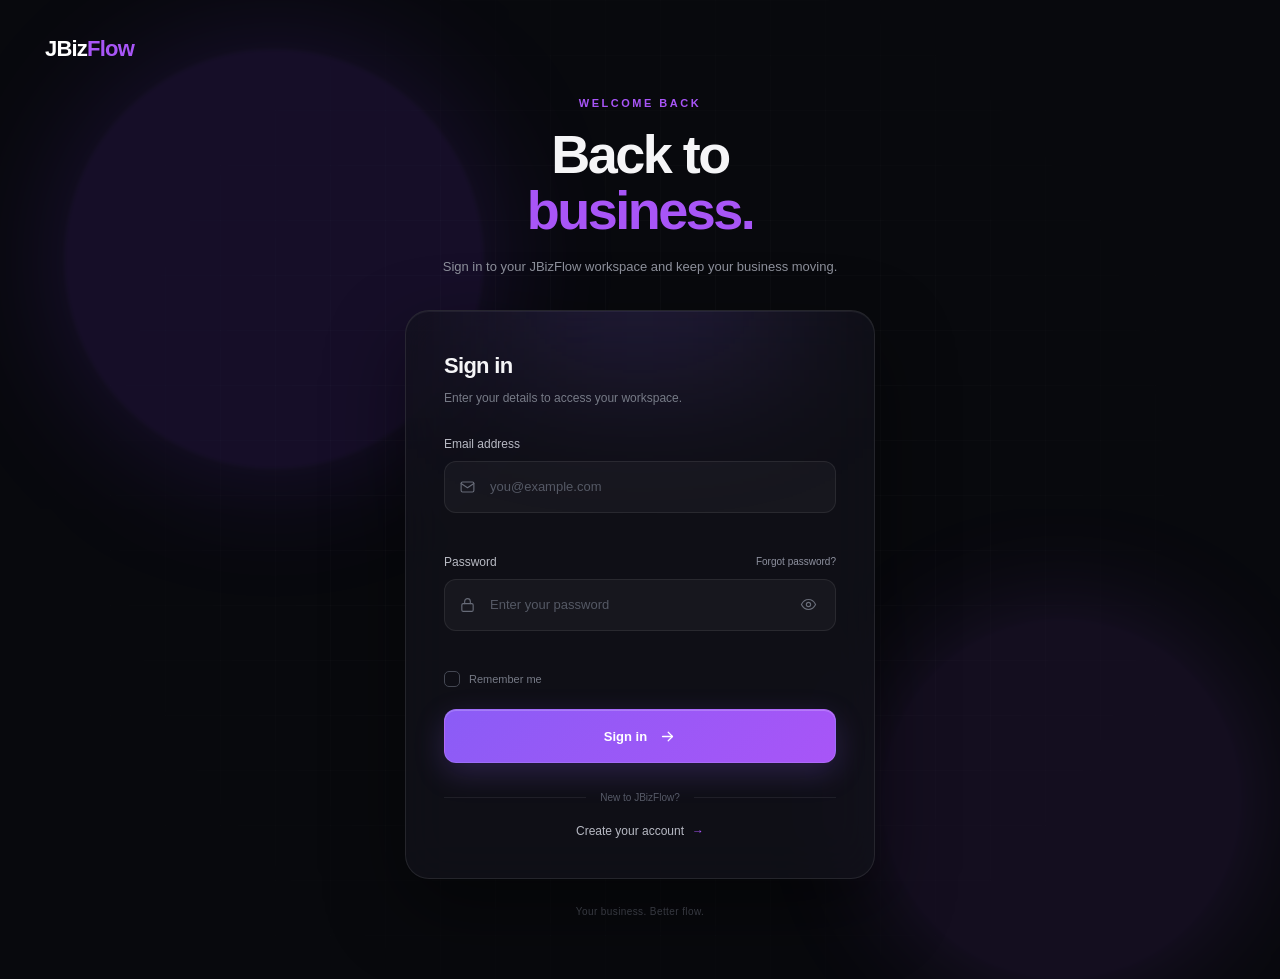
<file: frontend/login.html>
<!DOCTYPE html>
<html lang="en">
<head>
    <meta charset="UTF-8">
    <meta name="viewport" content="width=device-width, initial-scale=1.0">

    <title>Sign In — JBizFlow</title>

    <link rel="stylesheet" href="css/style.css">
    <link rel="stylesheet" href="css/register.css">
    <link rel="stylesheet" href="css/login.css">
    <link rel="stylesheet" href="css/responsive.css">
</head>

<body class="auth-page">

    <!-- Login Page -->
    <main class="auth-wrapper login-wrapper">

        <div class="auth-grid"></div>

        <div class="auth-orb auth-orb-one"></div>
        <div class="auth-orb auth-orb-two"></div>

        <a href="index.html" class="auth-logo">
            JBiz<span>Flow</span>
        </a>

        <section class="login-container">

            <div class="login-intro">

                <span class="auth-eyebrow">
                    WELCOME BACK
                </span>

                <h1>
                    Back to
                    <span>business.</span>
                </h1>

                <p>
                    Sign in to your JBizFlow workspace
                    and keep your business moving.
                </p>

            </div>

            <div class="login-card">

                <div class="card-glow"></div>

                <div class="form-header">
                    <h2>Sign in</h2>
                    <p>Enter your details to access your workspace.</p>
                </div>

                <form id="loginForm" novalidate>

                    <div class="input-group">

                        <label for="loginEmail">
                            Email address
                        </label>

                        <div class="input-wrapper">

                            <svg viewBox="0 0 24 24" aria-hidden="true">
                                <rect x="3" y="5" width="18" height="14" rx="2"/>
                                <path d="m3 7 9 6 9-6"/>
                            </svg>

                            <input
                                type="email"
                                id="loginEmail"
                                name="email"
                                placeholder="you@example.com"
                                autocomplete="email"
                            >

                        </div>

                        <small class="input-error"></small>

                    </div>


                    <div class="input-group">

                        <div class="password-label-row">
                            <label for="loginPassword">
                                Password
                            </label>

                            <a href="#" class="forgot-password">
                                Forgot password?
                            </a>
                        </div>

                        <div class="input-wrapper">

                            <svg viewBox="0 0 24 24" aria-hidden="true">
                                <rect x="4" y="10" width="16" height="11" rx="2"/>
                                <path d="M8 10V7a4 4 0 0 1 8 0v3"/>
                            </svg>

                            <input
                                type="password"
                                id="loginPassword"
                                name="password"
                                placeholder="Enter your password"
                                autocomplete="current-password"
                            >

                            <button
                                type="button"
                                class="password-toggle"
                                id="loginPasswordToggle"
                                aria-label="Show password"
                            >

                                <svg class="eye-open" viewBox="0 0 24 24">
                                    <path d="M2 12s3.5-7 10-7 10 7 10 7-3.5 7-10 7S2 12 2 12Z"/>
                                    <circle cx="12" cy="12" r="3"/>
                                </svg>

                                <svg class="eye-closed" viewBox="0 0 24 24">
                                    <path d="m3 3 18 18"/>
                                    <path d="M10.6 10.6a2 2 0 0 0 2.8 2.8"/>
                                    <path d="M9.9 4.3A10.7 10.7 0 0 1 12 4c6.5 0 10 8 10 8a18 18 0 0 1-3.1 4.4"/>
                                    <path d="M6.1 6.1C3.5 8.2 2 12 2 12s3.5 8 10 8c1.8 0 3.4-.5 4.8-1.2"/>
                                </svg>

                            </button>

                        </div>

                        <small class="input-error"></small>

                    </div>


                    <label class="remember-check">

                        <input
                            type="checkbox"
                            id="rememberMe"
                            name="remember"
                        >

                        <span class="custom-checkbox">
                            <svg viewBox="0 0 24 24">
                                <path d="m5 12 4 4L19 6"/>
                            </svg>
                        </span>

                        <span>Remember me</span>

                    </label>


                    <button
                        type="submit"
                        class="register-button login-button"
                    >

                        <span>Sign in</span>

                        <svg viewBox="0 0 24 24">
                            <path d="M5 12h14"/>
                            <path d="m13 6 6 6-6 6"/>
                        </svg>

                    </button>

                </form>


                <div class="auth-divider">
                    <span>New to JBizFlow?</span>
                </div>


                <a href="register.html" class="login-link">
                    Create your account
                    <span>→</span>
                </a>

            </div>

            <p class="auth-footer-text">
                Your business. Better flow.
            </p>

        </section>

    </main>

    <script src="js/login.js"></script>

</body>
</html>
</file>
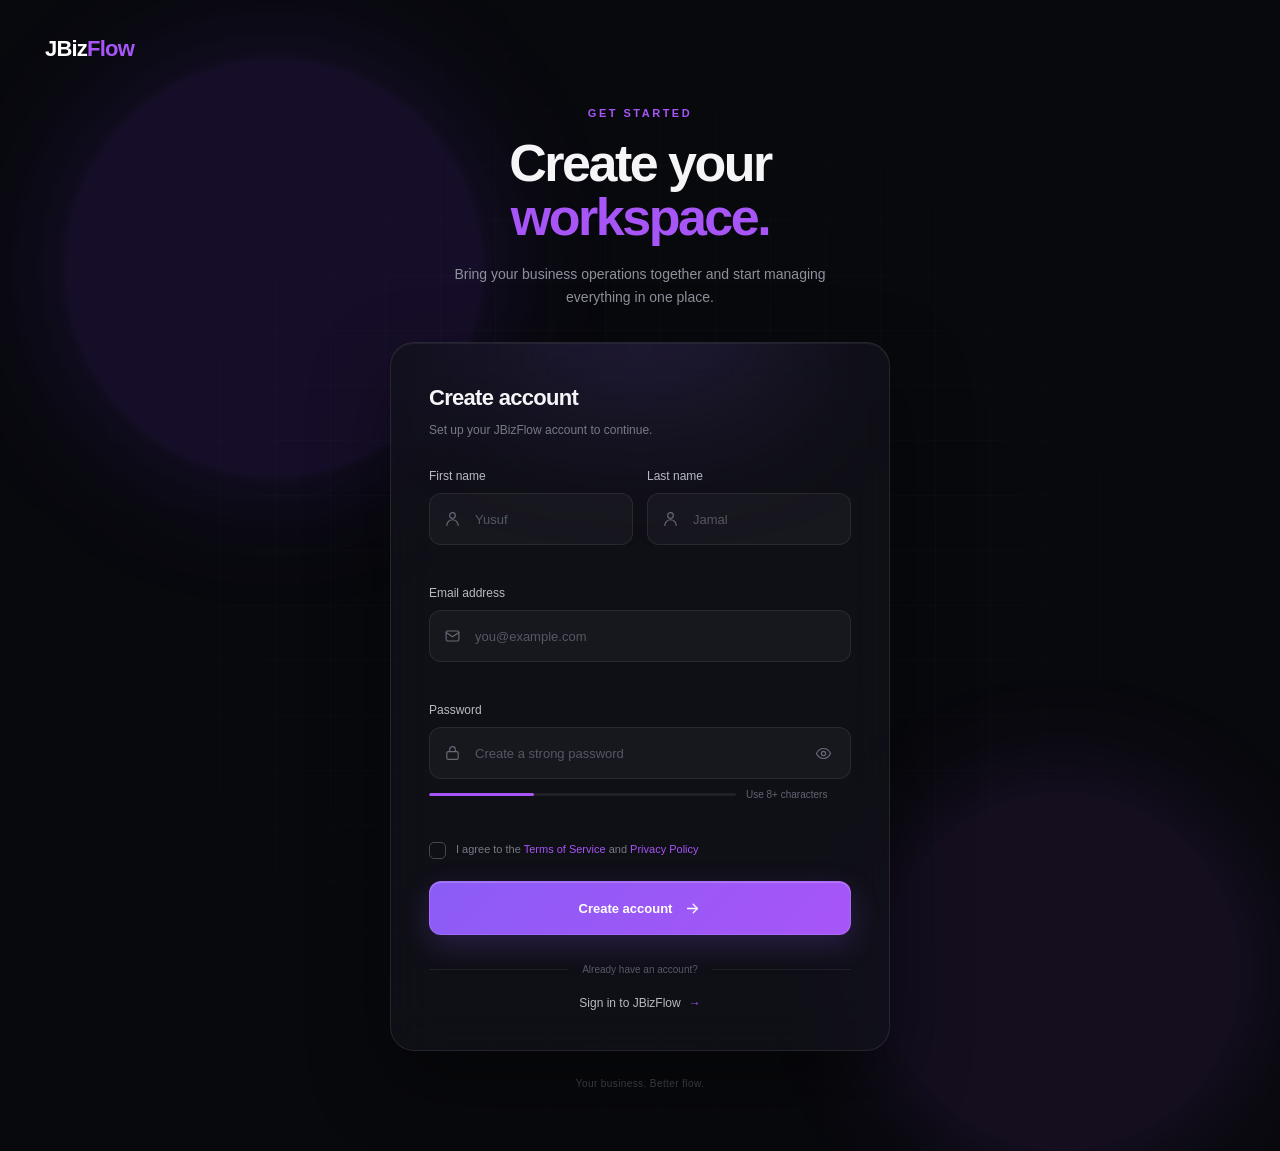
<file: frontend/register.html>
<!DOCTYPE html>
<html lang="en">
<head>
    <meta charset="UTF-8">
    <meta name="viewport" content="width=device-width, initial-scale=1.0">

    <title>Create Account — JBizFlow</title>

    <link rel="stylesheet" href="css/style.css">
    <link rel="stylesheet" href="css/register.css">
    <link rel="stylesheet" href="css/responsive.css">
</head>

<body class="auth-page">

    <!-- Registration Page -->
    <main class="auth-wrapper">

        <div class="auth-grid"></div>

        <div class="auth-orb auth-orb-one"></div>
        <div class="auth-orb auth-orb-two"></div>

        <a href="index.html" class="auth-logo">
            JBiz<span>Flow</span>
        </a>

        <section class="register-container">

            <div class="register-intro">
                <span class="auth-eyebrow">
                    GET STARTED
                </span>

                <h1>
                    Create your
                    <span>workspace.</span>
                </h1>

                <p>
                    Bring your business operations together
                    and start managing everything in one place.
                </p>
            </div>

            <div class="register-card">

                <div class="card-glow"></div>

                <div class="form-header">
                    <h2>Create account</h2>
                    <p>Set up your JBizFlow account to continue.</p>
                </div>

                <form id="registerForm" novalidate>

                    <div class="name-row">

                        <div class="input-group">
                            <label for="firstName">First name</label>

                            <div class="input-wrapper">
                                <svg viewBox="0 0 24 24" aria-hidden="true">
                                    <path d="M20 21a8 8 0 0 0-16 0"/>
                                    <circle cx="12" cy="7" r="4"/>
                                </svg>

                                <input
                                    type="text"
                                    id="firstName"
                                    name="first_name"
                                    placeholder="Yusuf"
                                    autocomplete="given-name"
                                >
                            </div>

                            <small class="input-error"></small>
                        </div>

                        <div class="input-group">
                            <label for="lastName">Last name</label>

                            <div class="input-wrapper">
                                <svg viewBox="0 0 24 24" aria-hidden="true">
                                    <path d="M20 21a8 8 0 0 0-16 0"/>
                                    <circle cx="12" cy="7" r="4"/>
                                </svg>

                                <input
                                    type="text"
                                    id="lastName"
                                    name="last_name"
                                    placeholder="Jamal"
                                    autocomplete="family-name"
                                >
                            </div>

                            <small class="input-error"></small>
                        </div>

                    </div>

                    <div class="input-group">
                        <label for="email">Email address</label>

                        <div class="input-wrapper">
                            <svg viewBox="0 0 24 24" aria-hidden="true">
                                <rect x="3" y="5" width="18" height="14" rx="2"/>
                                <path d="m3 7 9 6 9-6"/>
                            </svg>

                            <input
                                type="email"
                                id="email"
                                name="email"
                                placeholder="you@example.com"
                                autocomplete="email"
                            >
                        </div>

                        <small class="input-error"></small>
                    </div>

                    <div class="input-group">
                        <label for="password">Password</label>

                        <div class="input-wrapper">
                            <svg viewBox="0 0 24 24" aria-hidden="true">
                                <rect x="4" y="10" width="16" height="11" rx="2"/>
                                <path d="M8 10V7a4 4 0 0 1 8 0v3"/>
                            </svg>

                            <input
                                type="password"
                                id="password"
                                name="password"
                                placeholder="Create a strong password"
                                autocomplete="new-password"
                            >

                            <button
                                type="button"
                                class="password-toggle"
                                id="passwordToggle"
                                aria-label="Show password"
                            >
                                <svg class="eye-open" viewBox="0 0 24 24">
                                    <path d="M2 12s3.5-7 10-7 10 7 10 7-3.5 7-10 7S2 12 2 12Z"/>
                                    <circle cx="12" cy="12" r="3"/>
                                </svg>

                                <svg class="eye-closed" viewBox="0 0 24 24">
                                    <path d="m3 3 18 18"/>
                                    <path d="M10.6 10.6a2 2 0 0 0 2.8 2.8"/>
                                    <path d="M9.9 4.3A10.7 10.7 0 0 1 12 4c6.5 0 10 8 10 8a18 18 0 0 1-3.1 4.4"/>
                                    <path d="M6.1 6.1C3.5 8.2 2 12 2 12s3.5 8 10 8c1.8 0 3.4-.5 4.8-1.2"/>
                                </svg>
                            </button>
                        </div>

                        <div class="password-strength">
                            <div class="strength-track">
                                <span id="strengthBar"></span>
                            </div>

                            <span id="strengthText">
                                Use 8+ characters
                            </span>
                        </div>

                        <small class="input-error"></small>
                    </div>

                    <label class="terms-check">
                        <input type="checkbox" id="terms" name="terms">

                        <span class="custom-checkbox">
                            <svg viewBox="0 0 24 24">
                                <path d="m5 12 4 4L19 6"/>
                            </svg>
                        </span>

                        <span>
                            I agree to the
                            <a href="#">Terms of Service</a>
                            and
                            <a href="#">Privacy Policy</a>
                        </span>
                    </label>

                    <button type="submit" class="register-button">
                        <span>Create account</span>

                        <svg viewBox="0 0 24 24">
                            <path d="M5 12h14"/>
                            <path d="m13 6 6 6-6 6"/>
                        </svg>
                    </button>

                </form>

                <div class="auth-divider">
                    <span>Already have an account?</span>
                </div>

                <a href="login.html" class="login-link">
                    Sign in to JBizFlow
                    <span>→</span>
                </a>

            </div>

            <p class="auth-footer-text">
                Your business. Better flow.
            </p>

        </section>

    </main>

    <script src="js/register.js"></script>

</body>
</html>
</file>
<file: frontend/css/style.css>
/* =========================================
   JBizFlow Global Styles
   ========================================= */

/* 
   CSS variables allow us to control the
   entire visual identity from one place.
*/
:root {
    --bg-primary: #08090d;
    --bg-secondary: #0d0f15;

    --text-primary: #f5f7fa;
    --text-secondary: #969ba8;
    --text-muted: #6f7582;

    --border-color: rgba(255, 255, 255, 0.08);

    --accent: #7c5cff;
    --accent-hover: #8d72ff;

    --container-width: 1200px;

    --transition: 250ms ease;
}


/* =========================================
   RESET
   ========================================= */

* {
    margin: 0;
    padding: 0;
    box-sizing: border-box;
}


html {
    scroll-behavior: smooth;
}


body {
    background: var(--bg-primary);
    color: var(--text-primary);

    font-family: "Inter", sans-serif;

    line-height: 1.5;

    /* Prevents horizontal scrolling caused
       by animated elements later */
    overflow-x: hidden;
}


a {
    color: inherit;
    text-decoration: none;
}


button {
    font: inherit;
}


/* =========================================
   REUSABLE CONTAINER
   ========================================= */

.container {
    width: min(
        calc(100% - 40px),
        var(--container-width)
    );

    margin-inline: auto;
}


/* =========================================
   HEADER
   ========================================= */

.site-header {
    position: fixed;

    top: 0;
    left: 0;

    width: 100%;

    z-index: 1000;

    /*
       Transparent initially.

       Later JavaScript will add a class when
       the user scrolls, giving the navbar a
       stronger background.
    */
    background: transparent;

    border-bottom: 1px solid transparent;

    transition:
        background var(--transition),
        border-color var(--transition),
        backdrop-filter var(--transition);
   
}


/*
   This class will be added by JavaScript
   when the user scrolls.
*/
.site-header.scrolled {
    background: rgba(8, 9, 13, 0.78);

    border-color: var(--border-color);

    /*
       Creates the premium glass-like effect.
    */
    backdrop-filter: blur(18px);
    -webkit-backdrop-filter: blur(18px);
}


/* =========================================
   NAVBAR
   ========================================= */

.navbar {
    min-height: 78px;

    display: flex;

    align-items: center;

    justify-content: space-between;

    gap: 30px;
}


/* =========================================
   BRAND / LOGO
   ========================================= */

.brand {
    display: inline-flex;

    align-items: center;

    gap: 9px;

    flex-shrink: 0;
}


.brand-mark {
    width: 34px;
    height: 34px;

    display: grid;

    place-items: center;

    border-radius: 10px;

    background: linear-gradient(
        135deg,
        #8d72ff,
        #6245df
    );

    color: #ffffff;

    font-size: 17px;

    font-weight: 800;

    box-shadow:
        0 0 25px rgba(124, 92, 255, 0.25);
}


.brand-name {
    color: var(--text-primary);

    font-size: 19px;

    font-weight: 700;

    letter-spacing: -0.5px;

      background: linear-gradient(
        110deg,
        #ffffff 0%,
        #a999ff 55%,
          #7355f4 100%
      );

      -webkit-background-clip: text;
      background-clip: text;

      color: transparent;
    
}


/* =========================================
   DESKTOP NAVIGATION
   ========================================= */

.nav-links {
    display: flex;

    align-items: center;

    gap: 34px;

    margin-left: auto;
}


.nav-link {
    position: relative;

    color: var(--text-secondary);

    font-size: 14px;

    font-weight: 500;

    transition: color var(--transition);
}


/*
   Subtle hover underline.
*/
.nav-link::after {
    content: "";

    position: absolute;

    left: 0;
    bottom: -7px;

    width: 100%;
    height: 1px;

    background: var(--accent);

    transform: scaleX(0);

    transform-origin: right;

    transition: transform var(--transition);
}


.nav-link:hover {
    color: var(--text-primary);
}


.nav-link:hover::after {
    transform: scaleX(1);

    transform-origin: left;
}


/* =========================================
   NAVIGATION ACTIONS
   ========================================= */

.nav-actions {
    display: flex;

    align-items: center;

    gap: 22px;

    margin-left: 5px;
}


.login-link {
    color: var(--text-secondary);

    font-size: 14px;

    font-weight: 500;

    transition: color var(--transition);
}


.login-link:hover {
    color: var(--text-primary);
}


/* =========================================
   GET STARTED BUTTON
   ========================================= */

.nav-cta {
    display: inline-flex;

    align-items: center;

    justify-content: center;

    min-height: 42px;

    padding: 0 18px;

    border-radius: 10px;

    background: var(--text-primary);

    color: #08090d;

    font-size: 13px;

    font-weight: 600;

    transition:
        transform var(--transition),
        background var(--transition),
        box-shadow var(--transition);
}


.nav-cta:hover {
    background: #ffffff;

    transform: translateY(-2px);

    box-shadow:
        0 8px 25px rgba(255, 255, 255, 0.08);
}


/* =========================================
   MOBILE MENU BUTTON
   ========================================= */

.mobile-menu-btn {
    display: none;

    width: 42px;
    height: 42px;

    padding: 0;

    border: 1px solid var(--border-color);

    border-radius: 10px;

    background: rgba(255, 255, 255, 0.03);

    cursor: pointer;

    flex-direction: column;

    align-items: center;

    justify-content: center;

    gap: 5px;
}


.mobile-menu-btn span {
    width: 18px;
    height: 1.5px;

    background: var(--text-primary);

    border-radius: 10px;

    transition:
        transform var(--transition),
        opacity var(--transition);
}


/* =========================================
   MOBILE NAVIGATION
   ========================================= */

.mobile-nav {
    display: none;
}


/* =========================================
   HERO SECTION
   ========================================= */

.hero {
    position: relative;

    min-height: 100vh;

    display: flex;

    align-items: center;

    padding-top: 120px;

    padding-bottom: 100px;

    /*
       A subtle radial glow gives the dark
       background more depth without making
       the page visually noisy.
    */
    background:
        radial-gradient(
            circle at 70% 35%,
            rgba(124, 92, 255, 0.10),
            transparent 32%
        );
}


.hero-container {
    display: grid;

    grid-template-columns:
        minmax(0, 0.955fr)
        minmax(0, 1.15fr);

    align-items: center;

    gap: 60px;
}


/* =========================================
   HERO CONTENT
   ========================================= */

.hero-content {
    position: relative;

    z-index: 2;

    max-width: 600px;
}


/* =========================================
   HERO BADGE
   ========================================= */

.hero-badge {
    display: inline-flex;

    align-items: center;

    gap: 9px;

    padding: 7px 12px;

    margin-bottom: 25px;

    border: 1px solid rgba(124, 92, 255, 0.20);

    border-radius: 100px;

    background: rgba(124, 92, 255, 0.06);

    color: #b7adff;

    font-size: 12px;

    font-weight: 500;
}


.badge-dot {
    width: 6px;
    height: 6px;

    border-radius: 50%;

    background: var(--accent);

    box-shadow:
        0 0 10px rgba(124, 92, 255, 0.8);
}


/* =========================================
   HERO TITLE
   ========================================= */

.hero-title {
    max-width: 650px;

    margin-bottom: 24px;

    color: var(--text-primary);

    font-size: clamp(3rem, 4.5vw, 5.2rem);

    font-weight: 800;

    line-height: 0.98;

    letter-spacing: -4px;
}


.hero-title span {
    display: block;

    /*
       Gradient text creates the premium
       visual emphasis on the second line.
    */
    background: linear-gradient(
        110deg,
        #ffffff 0%,
        #a999ff 55%,
        #7355f4 100%
    );

    -webkit-background-clip: text;
    background-clip: text;

    color: transparent;
}


/* =========================================
   HERO DESCRIPTION
   ========================================= */

.hero-description {
    max-width: 520px;

    margin-bottom: 32px;

    color: var(--text-secondary);

    font-size: 16px;

    line-height: 1.75;
}


/* =========================================
   HERO ACTIONS
   ========================================= */

.hero-actions {
    display: flex;

    align-items: center;

    gap: 14px;

    margin-bottom: 22px;
}


/* Primary CTA */
.hero-primary-btn {
    display: inline-flex;

    align-items: center;

    justify-content: center;

    gap: 12px;

    min-height: 50px;

    padding: 0 20px;

    border-radius: 11px;

    background: var(--text-primary);

    color: var(--bg-primary);

    font-size: 14px;

    font-weight: 600;

    transition:
        transform 250ms ease,
        box-shadow 250ms ease,
        background 250ms ease;
}


.hero-primary-btn:hover {
    background: #ffffff;

    transform: translateY(-3px);

    box-shadow:
        0 15px 35px rgba(255, 255, 255, 0.10);
}


.btn-arrow {
    font-size: 18px;

    transition: transform 250ms ease;
}


.hero-primary-btn:hover .btn-arrow {
    transform: translateX(4px);
}


/* Secondary CTA */
.hero-secondary-btn {
    display: inline-flex;

    align-items: center;

    justify-content: center;

    gap: 9px;

    min-height: 50px;

    padding: 0 17px;

    border: 1px solid var(--border-color);

    border-radius: 11px;

    color: var(--text-secondary);

    font-size: 14px;

    font-weight: 500;

    transition:
        color 250ms ease,
        border-color 250ms ease,
        background 250ms ease;
}


.hero-secondary-btn:hover {
    color: var(--text-primary);

    border-color: rgba(255, 255, 255, 0.15);

    background: rgba(255, 255, 255, 0.04);
}


.play-icon {
    font-size: 9px;
}


/* =========================================
   HERO TRUST MESSAGE
   ========================================= */

.hero-trust {
    display: flex;

    align-items: center;

    gap: 8px;

    color: var(--text-muted);

    font-size: 12px;
}


.trust-check {
    display: grid;

    place-items: center;

    width: 17px;
    height: 17px;

    border-radius: 50%;

    background: rgba(124, 92, 255, 0.12);

    color: #a999ff;

    font-size: 10px;
}


/* =========================================
   HERO VISUAL
   ========================================= */

.hero-visual {
    position: relative;

    min-width: 0;

    padding: 35px 15px;

    perspective: 1200px;
}


/* =========================================
   DASHBOARD GLOW
   ========================================= */

/* .dashboard-glow {
    position: absolute;

    top: 12%;
    left: 15%;

    width: 70%;
    height: 70%;

    background:
        radial-gradient(
            circle,
            rgba(124, 92, 255, 0.25),
            transparent 65%
        );

    filter: blur(35px);

    pointer-events: none;
} */

/* =========================================
   PREMIUM DASHBOARD ATMOSPHERE
   ========================================= */

.dashboard-glow {
    position: absolute;

    inset: 0;

    pointer-events: none;

    /*
       Multiple gradients create depth instead
       of looking like one simple glowing blob.
    */
    background:
        radial-gradient(
            ellipse at 70% 35%,
            rgba(124, 92, 255, 0.22),
            transparent 35%
        ),

        radial-gradient(
            ellipse at 35% 70%,
            rgba(92, 65, 220, 0.12),
            transparent 40%
        ),

        radial-gradient(
            ellipse at 50% 50%,
            rgba(255, 255, 255, 0.025),
            transparent 55%
        );

    filter: blur(18px);

    transform: scale(1.12);

    opacity: 0.9;
}


/* =========================================
   DASHBOARD PREVIEW
   ========================================= */

/* .dashboard-preview {
    position: relative;

    z-index: 2;

    overflow: hidden;

    border: 1px solid rgba(255, 255, 255, 0.10);

    border-radius: 16px;

    background: #0d0f15;

    box-shadow:
        0 35px 80px rgba(0, 0, 0, 0.55),
        0 0 50px rgba(124, 92, 255, 0.08); */

    /*
       Slight perspective makes the mockup feel
       more like a product presentation.
    */
    /* transform:
        rotateY(-4deg)
        rotateX(2deg);

    transition: transform 500ms ease;
} */

.dashboard-preview {
    position: relative;

    z-index: 2;

    overflow: hidden;

    border: 1px solid rgba(255, 255, 255, 0.11);

    border-radius: 16px;

    background:
        linear-gradient(
            145deg,
            rgba(255, 255, 255, 0.035),
            rgba(255, 255, 255, 0.008)
        ),
        #0d0f15;

    box-shadow:
        0 45px 100px rgba(0, 0, 0, 0.60),
        0 15px 40px rgba(0, 0, 0, 0.35),
        0 0 70px rgba(124, 92, 255, 0.10);

    transform:
        rotateY(-4deg)
        rotateX(2deg);

    transition: transform 500ms ease;
}

/* =========================================
   DASHBOARD LIGHT REFLECTION
   ========================================= */

.dashboard-preview::before {
    content: "";

    position: absolute;

    top: 0;
    left: -40%;

    width: 40%;
    height: 100%;

    background:
        linear-gradient(
            90deg,
            transparent,
            rgba(255, 255, 255, 0.035),
            transparent
        );

    transform: skewX(-18deg);

    pointer-events: none;

    z-index: 10;

    animation: dashboardReflection 4s ease-in-out infinite;
}


@keyframes dashboardReflection {

    0% {
        left: -40%;
    }

    35%,
    100% {
        left: 120%;
    }

}


.hero-visual:hover .dashboard-preview {
    transform:
        rotateY(-1deg)
        rotateX(1deg)
        translateY(-4px);
}


/* =========================================
   DASHBOARD TOP BAR
   ========================================= */

.dashboard-topbar {
    height: 47px;

    display: flex;

    align-items: center;

    justify-content: space-between;

    padding: 0 15px;

    border-bottom: 1px solid var(--border-color);

    background: #0b0d12;
}


.dashboard-window-dots {
    display: flex;

    gap: 5px;
}


.dashboard-window-dots span {
    width: 6px;
    height: 6px;

    border-radius: 50%;

    background: rgba(255, 255, 255, 0.22);
}


.dashboard-top-title {
    color: var(--text-muted);

    font-size: 9px;

    font-weight: 500;
}


.dashboard-profile {
    display: flex;

    align-items: center;

    gap: 10px;
}


.notification-icon {
    color: var(--text-muted);

    font-size: 12px;
}


.profile-avatar {
    display: grid;

    place-items: center;

    width: 23px;
    height: 23px;

    border-radius: 7px;

    background: rgba(124, 92, 255, 0.18);

    color: #b7adff;

    font-size: 9px;

    font-weight: 700;
}


/* =========================================
   DASHBOARD BODY
   ========================================= */

.dashboard-body {
    display: grid;

    grid-template-columns: 120px 1fr;

    min-height: 380px;
}


/* =========================================
   DASHBOARD SIDEBAR
   ========================================= */

.dashboard-sidebar {
    display: flex;

    flex-direction: column;

    padding: 17px 10px;

    border-right: 1px solid var(--border-color);

    background: #0a0c11;
}


.mini-brand {
    display: flex;

    align-items: center;

    gap: 6px;

    margin-bottom: 22px;

    padding: 0 5px;

    color: var(--text-primary);

    font-size: 9px;

    font-weight: 700;
}


.mini-brand-mark {
    display: grid;

    place-items: center;

    width: 18px;
    height: 18px;

    border-radius: 5px;

    background: var(--accent);

    color: white;

    font-size: 8px;
}


.sidebar-menu {
    display: flex;

    flex-direction: column;

    gap: 3px;
}


.sidebar-item {
    display: flex;

    align-items: center;

    gap: 7px;

    min-height: 29px;

    padding: 0 7px;

    border-radius: 6px;

    color: var(--text-muted);

    font-size: 8px;

    transition:
        color 200ms ease,
        background 200ms ease;
}


.sidebar-item span {
    width: 11px;

    font-size: 9px;

    text-align: center;
}


.sidebar-item.active {
    background: rgba(124, 92, 255, 0.11);

    color: #b7adff;
}


.sidebar-bottom {
    margin-top: auto;
}


/* =========================================
   DASHBOARD MAIN
   ========================================= */

.dashboard-main {
    min-width: 0;

    padding: 20px;
}


/* =========================================
   DASHBOARD HEADING
   ========================================= */

.dashboard-heading {
    display: flex;

    align-items: flex-end;

    justify-content: space-between;

    gap: 15px;

    margin-bottom: 17px;
}


.dashboard-greeting {
    margin-bottom: 3px;

    color: var(--text-muted);

    font-size: 8px;
}


.dashboard-heading h3 {
    color: var(--text-primary);

    font-size: 13px;

    font-weight: 600;

    letter-spacing: -0.3px;
}


.dashboard-date {
    padding: 5px 8px;

    border: 1px solid var(--border-color);

    border-radius: 5px;

    color: var(--text-muted);

    font-size: 7px;
}


/* =========================================
   STAT CARDS
   ========================================= */

.stat-grid {
    display: grid;

    grid-template-columns:
        repeat(3, 1fr);

    gap: 9px;

    margin-bottom: 9px;
}


.stat-card {
    padding: 11px;

    border: 1px solid var(--border-color);

    border-radius: 8px;

    background: rgba(255, 255, 255, 0.018);
}


.stat-card-top {
    display: flex;

    align-items: center;

    justify-content: space-between;

    margin-bottom: 8px;

    color: var(--text-muted);

    font-size: 7px;
}


.stat-icon {
    display: grid;

    place-items: center;

    width: 19px;
    height: 19px;

    border-radius: 5px;

    background: rgba(124, 92, 255, 0.10);

    color: #a999ff;

    font-size: 8px;
}


.stat-card strong {
    display: block;

    margin-bottom: 4px;

    color: var(--text-primary);

    font-size: 14px;

    font-weight: 600;

    letter-spacing: -0.4px;
}


.stat-card small {
    font-size: 6px;
}


.positive {
    color: #75c99a;
}


/* =========================================
   DASHBOARD MIDDLE
   ========================================= */

.dashboard-middle {
    display: grid;

    grid-template-columns: 1.35fr 0.9fr;

    gap: 9px;
}


/* =========================================
   CHART CARD
   ========================================= */

.chart-card,
.inventory-card {
    min-width: 0;

    padding: 12px;

    border: 1px solid var(--border-color);

    border-radius: 8px;

    background: rgba(255, 255, 255, 0.018);
}


.chart-header,
.inventory-header {
    display: flex;

    align-items: flex-start;

    justify-content: space-between;

    margin-bottom: 13px;
}


.chart-header div,
.inventory-header div {
    display: flex;

    flex-direction: column;

    gap: 3px;
}


.chart-header span,
.inventory-header span {
    color: var(--text-muted);

    font-size: 7px;
}


.chart-header strong,
.inventory-header strong {
    color: var(--text-primary);

    font-size: 11px;

    font-weight: 600;
}


.chart-period,
.inventory-more {
    color: var(--text-muted);

    font-size: 6px;
}


/* =========================================
   CSS SALES CHART
   ========================================= */

.chart {
    position: relative;

    height: 100px;
}


.chart-grid-line {
    position: absolute;

    left: 0;

    width: 100%;

    height: 1px;

    background: rgba(255, 255, 255, 0.045);
}


.line-one {
    top: 20%;
}


.line-two {
    top: 50%;
}


.line-three {
    top: 80%;
}


.chart-bars {
    position: absolute;

    inset: 0;

    display: flex;

    align-items: flex-end;

    justify-content: space-around;

    gap: 8px;

    padding: 0 5px;
}


.chart-bars span {
    width: 9%;

    max-width: 18px;

    border-radius: 4px 4px 2px 2px;

    background: linear-gradient(
        to top,
        rgba(124, 92, 255, 0.25),
        rgba(157, 133, 255, 0.85)
    );

    animation: chartGrow 900ms ease backwards;
}


.chart-bars span:nth-child(2) {
    animation-delay: 100ms;
}


.chart-bars span:nth-child(3) {
    animation-delay: 180ms;
}


.chart-bars span:nth-child(4) {
    animation-delay: 260ms;
}


.chart-bars span:nth-child(5) {
    animation-delay: 340ms;
}


.chart-bars span:nth-child(6) {
    animation-delay: 420ms;
}


@keyframes chartGrow {

    from {
        transform: scaleY(0);

        transform-origin: bottom;
    }

    to {
        transform: scaleY(1);

        transform-origin: bottom;
    }

}


.chart-labels {
    display: flex;

    justify-content: space-around;

    padding-top: 5px;

    color: var(--text-muted);

    font-size: 6px;
}


/* =========================================
   INVENTORY ITEMS
   ========================================= */

.inventory-item {
    display: flex;

    align-items: center;

    gap: 7px;

    padding: 7px 0;

    border-top: 1px solid rgba(255, 255, 255, 0.04);
}


.product-symbol {
    display: grid;

    place-items: center;

    width: 22px;
    height: 22px;

    flex-shrink: 0;

    border-radius: 6px;

    background: rgba(124, 92, 255, 0.08);

    color: #aaa0ff;

    font-size: 7px;

    font-weight: 700;
}


.product-info {
    display: flex;

    flex-direction: column;

    gap: 2px;

    min-width: 0;

    flex: 1;
}


.product-info strong {
    overflow: hidden;

    color: var(--text-secondary);

    font-size: 7px;

    font-weight: 500;

    white-space: nowrap;

    text-overflow: ellipsis;
}


.product-info span {
    color: var(--text-muted);

    font-size: 6px;
}


.stock-good,
.stock-warning,
.stock-danger {
    font-size: 6px;

    font-weight: 500;
}


.stock-good {
    color: #75c99a;
}


.stock-warning {
    color: #d8b66d;
}


.stock-danger {
    color: #d87575;
}


/* =========================================
   FLOATING NOTIFICATION
   ========================================= */

.floating-notification {
    position: absolute;

    right: -25px;

    bottom: 45px;

    z-index: 5;

    display: flex;

    align-items: center;

    gap: 9px;

    min-width: 175px;

    padding: 10px;

    border: 1px solid rgba(255, 255, 255, 0.09);

    border-radius: 10px;

    background: rgba(18, 20, 28, 0.92);

    box-shadow:
        0 15px 40px rgba(0, 0, 0, 0.4);

    backdrop-filter: blur(14px);

    animation: floatingNotification 4s ease-in-out infinite;
}


.floating-check {
    display: grid;

    place-items: center;

    width: 26px;
    height: 26px;

    border-radius: 8px;

    background: rgba(74, 184, 122, 0.12);

    color: #75c99a;

    font-size: 12px;
}


.floating-notification div:last-child {
    display: flex;

    flex-direction: column;

    gap: 2px;
}


.floating-notification strong {
    color: var(--text-primary);

    font-size: 9px;

    font-weight: 600;
}


.floating-notification span {
    color: var(--text-muted);

    font-size: 7px;
}


@keyframes floatingNotification {

    0%,
    100% {
        transform: translateY(0);
    }

    50% {
        transform: translateY(-8px);
    }

}


/* =========================================
   FLOATING REVENUE CARD
   ========================================= */

.floating-revenue {
    position: absolute;

    top: 35px;

    left: -20px;

    z-index: 5;

    display: flex;

    align-items: center;

    gap: 7px;

    padding: 8px 10px;

    border: 1px solid rgba(255, 255, 255, 0.08);

    border-radius: 9px;

    background: rgba(18, 20, 28, 0.90);

    box-shadow:
        0 12px 30px rgba(0, 0, 0, 0.35);

    backdrop-filter: blur(14px);

    animation: floatingRevenue 5s ease-in-out infinite;
}


.revenue-arrow {
    display: grid;

    place-items: center;

    width: 24px;
    height: 24px;

    border-radius: 7px;

    background: rgba(117, 201, 154, 0.10);

    color: #75c99a;

    font-size: 12px;
}


.floating-revenue div {
    display: flex;

    flex-direction: column;

    gap: 1px;
}


.floating-revenue small {
    color: var(--text-muted);

    font-size: 6px;
}


.floating-revenue strong {
    color: #75c99a;

    font-size: 9px;
}


@keyframes floatingRevenue {

    0%,
    100% {
        transform: translateY(0);
    }

    50% {
        transform: translateY(7px);
    }

}

/* =========================================
   PROBLEM / WHY JBIZFLOW
   PREMIUM NETWORK DESIGN
   ========================================= */

.problem-section {
    position: relative;

    overflow: hidden;

    padding: 140px 0 130px;

    /*
       The section uses a very dark layered
       background instead of a simple flat color.
    */
    background:
        radial-gradient(
            circle at 50% 55%,
            rgba(92, 67, 210, 0.055),
            transparent 32%
        ),
        linear-gradient(
            180deg,
            #080a10 0%,
            #070910 100%
        );

    isolation: isolate;
}


/* =========================================
   NETWORK BACKGROUND
   ========================================= */

.network {
    position: absolute;

    width: 430px;
    height: 430px;

    opacity: 0.55;

    pointer-events: none;

    /*
       The background is created from tiny
       points and connecting-looking lines.
    */
    background-image:
        radial-gradient(
            circle,
            rgba(111, 91, 245, 0.55) 1px,
            transparent 1.5px
        );

    background-size: 24px 24px;

    mask-image:
        radial-gradient(
            circle,
            black 20%,
            transparent 72%
        );

    -webkit-mask-image:
        radial-gradient(
            circle,
            black 20%,
            transparent 72%
        );
}


.network::after {
    content: "";

    position: absolute;

    inset: 0;

    background-image:
        linear-gradient(
            35deg,
            transparent 48%,
            rgba(92, 110, 255, 0.14) 49%,
            transparent 50%
        ),
        linear-gradient(
            -25deg,
            transparent 48%,
            rgba(164, 75, 255, 0.12) 49%,
            transparent 50%
        );

    background-size:
        85px 85px,
        110px 110px;

    opacity: 0.6;
}


.network-left {
    top: 60px;
    left: -90px;

    transform: rotate(-8deg);
}


.network-right {
    top: 20px;
    right: -80px;

    transform: rotate(8deg);
}


/* =========================================
   BACKGROUND PARTICLES
   ========================================= */

.bg-particle {
    position: absolute;

    width: 3px;
    height: 3px;

    border-radius: 50%;

    background: #8171e8;

    box-shadow:
        0 0 8px rgba(129, 113, 232, 0.7);

    opacity: 0.7;

    animation: particleFloat 4s ease-in-out infinite;
}


.particle-1 {
    top: 15%;
    left: 8%;
}


.particle-2 {
    top: 28%;
    right: 13%;

    animation-delay: -1s;
}


.particle-3 {
    top: 55%;
    left: 5%;

    animation-delay: -2s;
}


.particle-4 {
    top: 72%;
    right: 8%;

    animation-delay: -3s;
}


.particle-5 {
    top: 84%;
    left: 48%;

    animation-delay: -1.5s;
}


@keyframes particleFloat {

    0%,
    100% {
        transform: translateY(0);

        opacity: 0.45;
    }

    50% {
        transform: translateY(-7px);

        opacity: 0.9;
    }

}


/* =========================================
   SECTION HEADING
   ========================================= */

.problem-heading {
    position: relative;

    z-index: 3;

    max-width: 760px;

    margin-inline: auto;

    text-align: center;
}


.section-eyebrow {
    display: flex;

    align-items: center;

    justify-content: center;

    gap: 10px;

    margin-bottom: 20px;

    color: #a388ff;

    font-size: 10px;

    font-weight: 700;

    letter-spacing: 1.8px;
}


.eyebrow-line {
    width: 18px;
    height: 1px;

    background:
        linear-gradient(
            90deg,
            transparent,
            rgba(163, 136, 255, 0.7)
        );
}


.eyebrow-line:last-child {
    transform: rotate(180deg);
}


.problem-heading h2 {
    margin-bottom: 20px;

    color: #f5f5f8;

    font-size: clamp(
        2.7rem,
        5vw,
        4.5rem
    );

    font-weight: 800;

    line-height: 1.02;

    letter-spacing: -3px;
}


.problem-heading h2 span {
    display: block;

    background:
        linear-gradient(
            100deg,
            #ffffff 10%,
            #9b7cff 70%,
            #7257e8 100%
        );

    -webkit-background-clip: text;
    background-clip: text;

    color: transparent;
}


.problem-heading p {
    max-width: 610px;

    margin-inline: auto;

    color: #858895;

    font-size: 14px;

    line-height: 1.8;
}


/* =========================================
   MAIN VISUAL
   ========================================= */

.problem-visual {
    position: relative;

    z-index: 3;

    display: grid;

    grid-template-columns:
        minmax(0, 1fr)
        90px
        minmax(0, 1fr);

    align-items: center;

    gap: 20px;

    max-width: 1150px;

    margin: 75px auto 0;
}


/* =========================================
   COMMON PANEL
   ========================================= */

.chaos-panel,
.solution-panel {
    position: relative;

    min-height: 485px;

    border: 1px solid rgba(255, 255, 255, 0.07);

    border-radius: 18px;

    overflow: hidden;

    background:
        linear-gradient(
            145deg,
            rgba(255, 255, 255, 0.025),
            rgba(255, 255, 255, 0.008)
        );

    box-shadow:
        inset 0 1px rgba(255, 255, 255, 0.025),
        0 30px 80px rgba(0, 0, 0, 0.20);
}


/* =========================================
   CHAOS PANEL
   ========================================= */

.chaos-panel {
    border-color:
        rgba(255, 74, 104, 0.10);
}


/*
   Tiny red/purple dots inside the panel.
*/
.chaos-panel::before {
    content: "";

    position: absolute;

    inset: 0;

    background-image:
        radial-gradient(
            circle,
            rgba(255, 74, 104, 0.35) 1px,
            transparent 1.5px
        );

    background-size: 25px 25px;

    opacity: 0.28;

    mask-image:
        linear-gradient(
            to bottom,
            black,
            transparent 80%
        );

    -webkit-mask-image:
        linear-gradient(
            to bottom,
            black,
            transparent 80%
        );
}


/* =========================================
   SOLUTION PANEL
   ========================================= */

.solution-panel {
    border-color:
        rgba(88, 137, 255, 0.14);
}


.solution-panel::before {
    content: "";

    position: absolute;

    inset: 0;

    background-image:
        radial-gradient(
            circle,
            rgba(86, 118, 255, 0.30) 1px,
            transparent 1.5px
        );

    background-size: 25px 25px;

    opacity: 0.22;

    mask-image:
        linear-gradient(
            to bottom,
            black,
            transparent 75%
        );

    -webkit-mask-image:
        linear-gradient(
            to bottom,
            black,
            transparent 75%
        );
}


/* =========================================
   PANEL LABEL
   ========================================= */

.panel-label {
    position: absolute;

    top: 23px;
    left: 23px;

    z-index: 5;

    display: inline-flex;

    align-items: center;

    gap: 8px;

    padding: 7px 11px;

    border: 1px solid rgba(255, 255, 255, 0.07);

    border-radius: 100px;

    background: rgba(10, 12, 18, 0.80);

    backdrop-filter: blur(10px);

    font-size: 9px;

    font-weight: 700;

    letter-spacing: 0.8px;
}


.panel-label-danger {
    color: #a8aab4;
}


.panel-label-success {
    color: #b4b6c1;
}


.panel-status-icon {
    display: grid;

    place-items: center;

    width: 17px;
    height: 17px;

    border-radius: 50%;

    font-size: 11px;

    font-weight: 700;
}


.panel-label-danger .panel-status-icon {
    border: 1px solid rgba(255, 67, 91, 0.35);

    background: rgba(255, 67, 91, 0.08);

    color: #ff536c;
}


.panel-label-success .panel-status-icon {
    border: 1px solid rgba(72, 207, 147, 0.35);

    background: rgba(72, 207, 147, 0.08);

    color: #56d39b;
}


/* =========================================
   CHAOS CARDS
   ========================================= */

.chaos-card {
    position: absolute;

    z-index: 4;

    display: flex;

    align-items: center;

    gap: 10px;

    width: 190px;

    padding: 11px;

    border: 1px solid rgba(255, 255, 255, 0.08);

    border-radius: 10px;

    background:
        linear-gradient(
            145deg,
            rgba(25, 28, 38, 0.95),
            rgba(13, 15, 22, 0.92)
        );

    box-shadow:
        0 15px 35px rgba(0, 0, 0, 0.30);

    backdrop-filter: blur(12px);

    transition:
        transform 250ms ease,
        border-color 250ms ease;
}


.chaos-card:hover {
    border-color:
        rgba(255, 255, 255, 0.15);

    transform:
        translateY(-4px)
        rotate(0deg);
}


.chaos-icon {
    display: grid;

    place-items: center;

    width: 34px;
    height: 34px;

    flex-shrink: 0;

    border: 1px solid rgba(255, 64, 92, 0.18);

    border-radius: 9px;

    background: rgba(255, 45, 75, 0.07);

    color: #ff4d67;

    font-size: 14px;
}


.sales-icon {
    border-color:
        rgba(71, 201, 143, 0.18);

    background:
        rgba(71, 201, 143, 0.07);

    color: #56d39b;
}


.customer-icon {
    border-color:
        rgba(231, 158, 60, 0.18);

    background:
        rgba(231, 158, 60, 0.07);

    color: #e4a65d;
}


.employee-icon {
    border-color:
        rgba(133, 77, 255, 0.18);

    background:
        rgba(133, 77, 255, 0.07);

    color: #a17aff;
}


.chaos-card-content {
    display: flex;

    flex-direction: column;

    gap: 3px;
}


.chaos-card-content strong {
    color: #d7d8df;

    font-size: 10px;

    font-weight: 600;
}


.chaos-card-content span {
    color: #686b77;

    font-size: 7px;
}


/* Card positions */

.chaos-product {
    top: 105px;
    left: 18%;

    transform: rotate(-2deg);
}


.chaos-sales {
    top: 175px;
    right: 14%;

    transform: rotate(2deg);
}


.chaos-customers {
    bottom: 145px;
    left: 14%;

    transform: rotate(2deg);
}


.chaos-employees {
    right: 18%;
    bottom: 85px;

    transform: rotate(-2deg);
}


/* =========================================
   CHAOS NOTES
   ========================================= */

.chaos-note {
    position: absolute;

    z-index: 5;

    color: #666975;

    font-size: 8px;

    font-style: italic;
}


.note-one {
    top: 105px;

    right: 13%;
}


.note-two {
    top: 265px;

    left: 19%;
}


/* =========================================
   WARNING ICONS
   ========================================= */

.warning {
    position: absolute;

    z-index: 5;

    color: #ff435e;

    font-size: 14px;

    opacity: 0.8;

    animation: warningBlink 3s ease-in-out infinite;
}


.warning-one {
    top: 235px;

    left: 8%;
}


.warning-two {
    right: 8%;

    bottom: 150px;

    animation-delay: -1.5s;
}


@keyframes warningBlink {

    0%,
    100% {
        opacity: 0.35;
    }

    50% {
        opacity: 0.9;
    }

}


/* =========================================
   CHAOS MESSAGE
   ========================================= */

.chaos-message,
.solution-message {
    position: absolute;

    z-index: 6;

    display: flex;

    align-items: center;

    gap: 9px;

    padding: 10px 13px;

    border: 1px solid rgba(255, 255, 255, 0.07);

    border-radius: 9px;

    background: rgba(12, 14, 21, 0.88);

    backdrop-filter: blur(12px);
}


.chaos-message {
    bottom: 22px;

    left: 22%;

    border-color:
        rgba(255, 65, 89, 0.15);
}


.message-icon {
    display: grid;

    place-items: center;

    width: 25px;
    height: 25px;

    border-radius: 7px;

    background: rgba(255, 65, 89, 0.08);

    color: #ff526b;

    font-size: 12px;
}


.chaos-message div,
.solution-message div {
    display: flex;

    flex-direction: column;

    gap: 2px;
}


.chaos-message strong,
.solution-message strong {
    color: #c9cad2;

    font-size: 8px;

    font-weight: 600;
}


.chaos-message span:not(.message-icon),
.solution-message span:not(.message-icon) {
    color: #696c78;

    font-size: 7px;
}


.chaos-message div span {
    color: #ff536b !important;
}


/* =========================================
   TRANSFORMATION CENTER
   ========================================= */

.transformation {
    position: relative;

    height: 100%;
    min-height: 485px;

    display: flex;

    align-items: center;

    justify-content: center;
}


/* Center vertical axis */

.center-axis {
    position: absolute;

    top: 0;
    bottom: 0;

    left: 50%;

    width: 1px;

    background:
        linear-gradient(
            to bottom,
            transparent,
            rgba(124, 96, 255, 0.22),
            transparent
        );
}


/* =========================================
   FLOW ORB
   ========================================= */

.flow-orb {
    position: relative;

    z-index: 8;

    display: grid;

    place-items: center;

    width: 70px;
    height: 70px;

    border: 1px solid rgba(150, 106, 255, 0.65);

    border-radius: 50%;

    background:
        radial-gradient(
            circle,
            rgba(112, 74, 240, 0.22),
            rgba(22, 19, 40, 0.95) 65%
        );

    color: #ad91ff;

    font-size: 25px;

    font-weight: 800;

    box-shadow:
        0 0 0 1px rgba(151, 106, 255, 0.08),
        0 0 30px rgba(117, 75, 255, 0.25),
        0 0 70px rgba(117, 75, 255, 0.10);

    animation: orbPulse 3s ease-in-out infinite;
}


.orb-ring {
    position: absolute;

    border: 1px solid rgba(145, 102, 255, 0.20);

    border-radius: 50%;
}


.orb-ring-one {
    inset: -9px;

    animation:
        orbRing 4s linear infinite;
}


.orb-ring-two {
    inset: -18px;

    border-color:
        rgba(94, 133, 255, 0.12);

    animation:
        orbRing 6s linear infinite reverse;
}


@keyframes orbPulse {

    0%,
    100% {
        box-shadow:
            0 0 0 1px rgba(151, 106, 255, 0.08),
            0 0 30px rgba(117, 75, 255, 0.20),
            0 0 60px rgba(117, 75, 255, 0.08);
    }

    50% {
        box-shadow:
            0 0 0 1px rgba(151, 106, 255, 0.15),
            0 0 45px rgba(117, 75, 255, 0.32),
            0 0 85px rgba(117, 75, 255, 0.13);
    }

}


@keyframes orbRing {

    from {
        transform: rotate(0deg);
    }

    to {
        transform: rotate(360deg);
    }

}


/* =========================================
   DATA TRAILS
   ========================================= */

.data-trail {
    position: absolute;

    height: 1px;

    pointer-events: none;
}


.trail-left-one {
    left: -55px;

    width: 85px;

    background:
        linear-gradient(
            90deg,
            transparent,
            #e64c89
        );

    transform:
        translateY(-11px)
        rotate(-5deg);
}


.trail-left-two {
    left: -55px;

    width: 80px;

    background:
        linear-gradient(
            90deg,
            transparent,
            #755eff
        );

    transform:
        translateY(12px)
        rotate(5deg);
}


.trail-right-one {
    right: -55px;

    width: 85px;

    background:
        linear-gradient(
            90deg,
            #5b8eff,
            transparent
        );

    transform:
        translateY(-9px)
        rotate(-4deg);
}


.trail-right-two {
    right: -55px;

    width: 80px;

    background:
        linear-gradient(
            90deg,
            #61a9ff,
            transparent
        );

    transform:
        translateY(13px)
        rotate(4deg);
}


/* =========================================
   FLOW ARROW
   ========================================= */

.flow-arrow {
    position: absolute;

    z-index: 10;

    right: -9px;

    display: grid;

    place-items: center;

    width: 28px;
    height: 28px;

    border: 1px solid rgba(89, 144, 255, 0.30);

    border-radius: 50%;

    background: #111523;

    color: #72a5ff;

    font-size: 15px;

    box-shadow:
        0 0 20px rgba(78, 127, 255, 0.15);
}


/* =========================================
   SOLUTION CARD
   ========================================= */

.solution-card {
    position: absolute;

    z-index: 5;

    top: 72px;

    left: 10%;
    right: 10%;

    overflow: hidden;

    border: 1px solid rgba(94, 123, 255, 0.25);

    border-radius: 15px;

    background:
        linear-gradient(
            145deg,
            rgba(22, 28, 48, 0.98),
            rgba(10, 13, 22, 0.97)
        );

    box-shadow:
        0 30px 70px rgba(0, 0, 0, 0.45),
        0 0 50px rgba(79, 91, 255, 0.07);

    backdrop-filter: blur(15px);
}


/* =========================================
   SOLUTION HEADER
   ========================================= */

.solution-header {
    display: flex;

    align-items: center;

    justify-content: space-between;

    padding: 15px;

    border-bottom: 1px solid rgba(255, 255, 255, 0.06);
}


.solution-brand {
    display: flex;

    align-items: center;

    gap: 9px;
}


.solution-logo {
    display: grid;

    place-items: center;

    width: 31px;
    height: 31px;

    border: 1px solid rgba(145, 92, 255, 0.35);

    border-radius: 8px;

    background:
        linear-gradient(
            145deg,
            rgba(136, 83, 255, 0.25),
            rgba(76, 56, 173, 0.15)
        );

    color: #ad8eff;

    font-size: 13px;

    font-weight: 800;

    box-shadow:
        0 0 18px rgba(117, 75, 255, 0.10);
}


.solution-brand div {
    display: flex;

    flex-direction: column;

    gap: 2px;
}


.solution-brand strong {
    color: #e5e5ea;

    font-size: 10px;

    font-weight: 650;
}


.solution-brand span {
    color: #6f7482;

    font-size: 6px;
}


.solution-live {
    display: flex;

    align-items: center;

    gap: 5px;

    color: #63d5a0;

    font-size: 7px;
}


.solution-live span {
    width: 5px;
    height: 5px;

    border-radius: 50%;

    background: #5dd59b;

    box-shadow:
        0 0 7px rgba(93, 213, 155, 0.7);
}


/* =========================================
   SOLUTION MODULES
   ========================================= */

.solution-modules {
    padding: 7px 12px;
}


.solution-module {
    display: flex;

    align-items: center;

    gap: 9px;

    padding: 10px 3px;

    border-bottom: 1px solid rgba(255, 255, 255, 0.045);

    transition:
        background 200ms ease,
        transform 200ms ease;
}


.solution-module:last-child {
    border-bottom: none;
}


.solution-module:hover {
    transform: translateX(3px);

    background:
        rgba(255, 255, 255, 0.018);
}


.module-icon {
    display: grid;

    place-items: center;

    width: 29px;
    height: 29px;

    flex-shrink: 0;

    border-radius: 8px;

    font-size: 10px;
}


.module-purple {
    background: rgba(152, 88, 255, 0.14);

    color: #b38aff;

    box-shadow:
        inset 0 0 0 1px rgba(152, 88, 255, 0.10);
}


.module-blue {
    background: rgba(67, 141, 255, 0.13);

    color: #73aaff;

    box-shadow:
        inset 0 0 0 1px rgba(67, 141, 255, 0.10);
}


.module-orange {
    background: rgba(239, 157, 57, 0.13);

    color: #e9a45e;

    box-shadow:
        inset 0 0 0 1px rgba(239, 157, 57, 0.10);
}


.module-green {
    background: rgba(63, 201, 139, 0.12);

    color: #63d6a1;

    box-shadow:
        inset 0 0 0 1px rgba(63, 201, 139, 0.10);
}


.module-content {
    display: flex;

    flex-direction: column;

    gap: 3px;

    flex: 1;
}


.module-content strong {
    color: #d4d5dc;

    font-size: 8px;

    font-weight: 600;
}


.module-content span {
    color: #696d7a;

    font-size: 6px;
}


.module-arrow {
    color: #7e82a0;

    font-size: 12px;

    transition: transform 200ms ease;
}


.solution-module:hover .module-arrow {
    transform: translateX(3px);

    color: #a894ff;
}


/* =========================================
   SOLUTION FOOTER
   ========================================= */

.solution-footer {
    display: flex;

    align-items: center;

    justify-content: space-between;

    padding: 11px 15px;

    border-top: 1px solid rgba(255, 255, 255, 0.06);

    color: #727683;

    font-size: 7px;
}


.solution-footer div {
    display: flex;

    align-items: center;

    gap: 5px;
}


.footer-symbol {
    color: #8790ab;
}


.footer-success {
    display: grid;

    place-items: center;

    width: 18px;
    height: 18px;

    border: 1px solid rgba(73, 207, 145, 0.28);

    border-radius: 50%;

    background: rgba(73, 207, 145, 0.07);

    color: #5ed49d;

    font-size: 8px;
}


/* =========================================
   SOLUTION MESSAGE
   ========================================= */

.solution-message {
    right: 20%;

    bottom: 25px;

    border-color:
        rgba(69, 207, 145, 0.13);
}


.solution-message .message-icon {
    background:
        rgba(69, 207, 145, 0.08);

    color: #5ed49d;
}


.solution-message div span {
    color: #5ed49d !important;
}


/* =========================================
   BOTTOM STATEMENT
   ========================================= */

.problem-bottom {
    position: relative;

    z-index: 4;

    display: flex;

    align-items: center;

    justify-content: center;

    gap: 22px;

    max-width: 900px;

    margin: 65px auto 0;
}


.problem-bottom p {
    flex-shrink: 0;

    color: #888b97;

    font-size: 11px;

    text-align: center;
}


.problem-bottom strong {
    color: #a895ff;

    font-weight: 600;
}


.bottom-decoration {
    width: 80px;
    height: 1px;

    background:
        linear-gradient(
            90deg,
            transparent,
            rgba(103, 131, 255, 0.45)
        );
}


.bottom-decoration:last-child {
    transform: rotate(180deg);
}

/* =========================================================
   JBIZFLOW EXPERIENCE / FEATURES
   PREMIUM SAAS SHOWCASE
   ========================================================= */

.experience-section {
    position: relative;

    overflow: hidden;

    padding: 150px 0 130px;

    background:
        radial-gradient(
            circle at 50% 45%,
            rgba(98, 72, 220, 0.06),
            transparent 34%
        ),
        linear-gradient(
            180deg,
            #070910 0%,
            #080a11 100%
        );

    isolation: isolate;
}


/* =========================================================
   BACKGROUND GRID
   ========================================================= */

.experience-grid {
    position: absolute;

    inset: 0;

    z-index: -3;

    background-image:
        linear-gradient(
            rgba(119, 101, 220, 0.035) 1px,
            transparent 1px
        ),
        linear-gradient(
            90deg,
            rgba(119, 101, 220, 0.035) 1px,
            transparent 1px
        );

    background-size: 70px 70px;

    mask-image:
        radial-gradient(
            ellipse at center,
            black 20%,
            transparent 78%
        );

    -webkit-mask-image:
        radial-gradient(
            ellipse at center,
            black 20%,
            transparent 78%
        );
}


/* =========================================================
   ATMOSPHERIC ORBS
   ========================================================= */

.experience-orb {
    position: absolute;

    width: 400px;
    height: 400px;

    border-radius: 50%;

    pointer-events: none;

    filter: blur(100px);

    opacity: 0.08;

    z-index: -2;
}


.experience-orb-one {
    top: 20%;

    left: -220px;

    background: #7457ff;
}


.experience-orb-two {
    right: -230px;

    bottom: 12%;

    background: #3e82ff;
}


/* =========================================================
   FLOATING PARTICLES
   ========================================================= */

.experience-particle {
    position: absolute;

    width: 3px;
    height: 3px;

    border-radius: 50%;

    background: #8876f5;

    box-shadow:
        0 0 10px rgba(136, 118, 245, 0.8);

    opacity: 0.55;

    animation:
        experienceParticleFloat 5s ease-in-out infinite;
}


.exp-particle-one {
    top: 17%;
    left: 13%;
}


.exp-particle-two {
    top: 42%;
    right: 10%;

    animation-delay: -2s;
}


.exp-particle-three {
    bottom: 18%;
    left: 23%;

    animation-delay: -3.5s;
}


@keyframes experienceParticleFloat {

    0%,
    100% {
        transform: translateY(0);
        opacity: 0.35;
    }

    50% {
        transform: translateY(-10px);
        opacity: 0.85;
    }

}


/* =========================================================
   SECTION HEADING
   ========================================================= */

.experience-heading {
    position: relative;

    z-index: 2;

    max-width: 780px;

    margin-inline: auto;

    text-align: center;
}


.experience-heading h2 {
    margin-bottom: 20px;

    color: #f3f3f7;

    font-size: clamp(
        2.7rem,
        5vw,
        4.4rem
    );

    font-weight: 800;

    line-height: 1.03;

    letter-spacing: -3px;
}


.experience-heading h2 span {
    display: block;

    background:
        linear-gradient(
            100deg,
            #ffffff 5%,
            #a48aff 60%,
            #718cff 100%
        );

    -webkit-background-clip: text;
    background-clip: text;

    color: transparent;
}


.experience-heading p {
    max-width: 620px;

    margin-inline: auto;

    color: #838692;

    font-size: 14px;

    line-height: 1.8;
}


/* =========================================================
   MAIN SHOWCASE
   ========================================================= */

.experience-showcase {
    position: relative;

    z-index: 3;

    display: grid;

    grid-template-columns: 245px minmax(0, 1fr);

    gap: 18px;

    max-width: 1180px;

    min-height: 640px;

    margin: 75px auto 0;
}


/* =========================================================
   FEATURE NAVIGATION
   ========================================================= */

.feature-navigation {
    position: relative;

    display: flex;

    flex-direction: column;

    padding: 15px;

    border: 1px solid rgba(255, 255, 255, 0.07);

    border-radius: 18px;

    background:
        linear-gradient(
            145deg,
            rgba(22, 24, 35, 0.82),
            rgba(10, 12, 19, 0.92)
        );

    box-shadow:
        0 30px 70px rgba(0, 0, 0, 0.25),
        inset 0 1px rgba(255, 255, 255, 0.025);

    backdrop-filter: blur(18px);
}


.feature-navigation::before {
    content: "";

    position: absolute;

    top: 0;
    left: 22px;
    right: 22px;

    height: 1px;

    background:
        linear-gradient(
            90deg,
            transparent,
            rgba(142, 112, 255, 0.55),
            transparent
        );

    opacity: 0.7;
}


.feature-nav-label {
    padding: 10px 9px 13px;

    color: #555966;

    font-size: 8px;

    font-weight: 700;

    letter-spacing: 1.5px;
}


/* =========================================================
   FEATURE NAV BUTTONS
   ========================================================= */

.feature-nav-item {
    position: relative;

    display: flex;

    align-items: center;

    gap: 10px;

    width: 100%;

    padding: 13px 10px;

    margin-bottom: 5px;

    border: 1px solid transparent;

    border-radius: 11px;

    background: transparent;

    color: inherit;

    text-align: left;

    cursor: pointer;

    transition:
        background 220ms ease,
        border-color 220ms ease,
        transform 220ms ease;
}


.feature-nav-item:hover {
    background:
        rgba(255, 255, 255, 0.025);

    transform: translateX(3px);
}


.feature-nav-item.active {
    border-color:
        rgba(132, 103, 255, 0.18);

    background:
        linear-gradient(
            100deg,
            rgba(116, 82, 255, 0.13),
            rgba(78, 102, 210, 0.04)
        );

    box-shadow:
        inset 0 0 25px rgba(113, 80, 255, 0.035);
}


.feature-nav-item.active::before {
    content: "";

    position: absolute;

    left: -1px;

    top: 10px;
    bottom: 10px;

    width: 2px;

    border-radius: 10px;

    background:
        linear-gradient(
            180deg,
            #9d7cff,
            #637fff
        );

    box-shadow:
        0 0 12px rgba(122, 91, 255, 0.55);
}


.feature-nav-icon {
    display: grid;

    place-items: center;

    width: 32px;
    height: 32px;

    flex-shrink: 0;

    border: 1px solid rgba(255, 255, 255, 0.07);

    border-radius: 9px;

    background:
        rgba(255, 255, 255, 0.025);

    color: #8c91a0;

    font-size: 12px;

    transition:
        color 220ms ease,
        background 220ms ease;
}


.feature-nav-item.active .feature-nav-icon {
    border-color:
        rgba(142, 103, 255, 0.22);

    background:
        rgba(127, 91, 255, 0.12);

    color: #a98aff;
}


.feature-nav-text {
    display: flex;

    flex-direction: column;

    gap: 3px;

    flex: 1;
}


.feature-nav-text strong {
    color: #bfc1ca;

    font-size: 10px;

    font-weight: 600;
}


.feature-nav-text small {
    color: #666a77;

    font-size: 7px;

    line-height: 1.3;
}


.feature-nav-item.active .feature-nav-text strong {
    color: #e2e1e8;
}


.feature-nav-arrow {
    color: #535765;

    font-size: 11px;

    transition:
        transform 200ms ease,
        color 200ms ease;
}


.feature-nav-item:hover .feature-nav-arrow,
.feature-nav-item.active .feature-nav-arrow {
    color: #9c85ff;

    transform: translateX(3px);
}


/* =========================================================
   NAVIGATION FOOTER
   ========================================================= */

.feature-nav-footer {
    display: flex;

    align-items: center;

    gap: 7px;

    margin-top: auto;

    padding: 14px 8px 7px;

    border-top: 1px solid rgba(255, 255, 255, 0.05);

    color: #5e626f;

    font-size: 7px;
}


.feature-nav-status {
    width: 5px;
    height: 5px;

    border-radius: 50%;

    background: #55d19a;

    box-shadow:
        0 0 8px rgba(85, 209, 154, 0.65);
}


/* =========================================================
   FEATURE DISPLAY
   ========================================================= */

.feature-display {
    position: relative;

    overflow: hidden;

    min-width: 0;

    border: 1px solid rgba(106, 122, 214, 0.14);

    border-radius: 18px;

    background:
        linear-gradient(
            145deg,
            rgba(17, 21, 34, 0.96),
            rgba(8, 11, 19, 0.98)
        );

    box-shadow:
        0 35px 90px rgba(0, 0, 0, 0.35),
        inset 0 1px rgba(255, 255, 255, 0.025);

    backdrop-filter: blur(18px);
}


.feature-display::before {
    content: "";

    position: absolute;

    top: -180px;
    right: -160px;

    width: 430px;
    height: 430px;

    border-radius: 50%;

    background:
        radial-gradient(
            circle,
            rgba(99, 105, 255, 0.10),
            transparent 65%
        );

    pointer-events: none;
}


/* =========================================================
   DISPLAY TOP DECORATION
   ========================================================= */

.display-top-line {
    position: absolute;

    top: 0;
    left: 30px;
    right: 30px;

    display: flex;

    align-items: center;

    gap: 5px;

    height: 2px;
}


.display-top-line span {
    height: 2px;

    border-radius: 10px;

    background:
        linear-gradient(
            90deg,
            rgba(125, 91, 255, 0.7),
            rgba(83, 125, 255, 0.2)
        );
}


.display-top-line span:nth-child(1) {
    width: 70px;
}


.display-top-line span:nth-child(2) {
    width: 18px;

    opacity: 0.45;
}


.display-top-line span:nth-child(3) {
    width: 5px;

    opacity: 0.25;
}


/* =========================================================
   FEATURE CONTENT
   ========================================================= */

.feature-content {
    display: none;

    position: relative;

    padding: 42px 42px 0;

    min-height: 595px;

    animation:
        featureContentIn 400ms ease both;
}


.feature-content.active {
    display: block;
}


@keyframes featureContentIn {

    from {
        opacity: 0;

        transform:
            translateY(8px);
    }

    to {
        opacity: 1;

        transform:
            translateY(0);
    }

}


/* =========================================================
   FEATURE DISPLAY HEADER
   ========================================================= */

.feature-display-header {
    display: flex;

    align-items: flex-start;

    justify-content: space-between;

    gap: 25px;

    margin-bottom: 30px;
}


.feature-overline {
    display: inline-block;

    margin-bottom: 11px;

    color: #8d73ff;

    font-size: 8px;

    font-weight: 700;

    letter-spacing: 1.6px;
}


.feature-display-header h3 {
    max-width: 520px;

    margin-bottom: 10px;

    color: #e9e9ee;

    font-size: clamp(
        1.7rem,
        3vw,
        2.45rem
    );

    font-weight: 750;

    line-height: 1.08;

    letter-spacing: -1.5px;
}


.feature-display-header h3 span {
    display: block;

    color: #8f79e9;
}


.feature-display-header p {
    max-width: 510px;

    color: #737784;

    font-size: 10px;

    line-height: 1.7;
}


.feature-header-icon {
    display: grid;

    place-items: center;

    width: 52px;
    height: 52px;

    flex-shrink: 0;

    border: 1px solid rgba(139, 99, 255, 0.24);

    border-radius: 14px;

    background:
        linear-gradient(
            145deg,
            rgba(128, 86, 255, 0.14),
            rgba(72, 79, 184, 0.05)
        );

    color: #a68aff;

    font-size: 19px;

    box-shadow:
        0 0 30px rgba(119, 78, 255, 0.08);
}


.inventory-icon {
    color: #73a5ff;

    border-color:
        rgba(85, 139, 255, 0.20);

    background:
        rgba(70, 130, 255, 0.08);
}


.customer-feature-icon {
    color: #e7a15d;

    border-color:
        rgba(229, 157, 82, 0.20);

    background:
        rgba(229, 157, 82, 0.07);
}


.employee-feature-icon {
    color: #62d29d;

    border-color:
        rgba(76, 207, 144, 0.20);

    background:
        rgba(76, 207, 144, 0.07);
}


/* =========================================================
   MINI DASHBOARD
   ========================================================= */

.mini-dashboard {
    display: grid;

    grid-template-columns:
        repeat(3, minmax(0, 1fr));

    gap: 10px;
}


/* =========================================================
   METRIC CARDS
   ========================================================= */

.metric-card {
    position: relative;

    min-height: 105px;

    padding: 14px;

    border: 1px solid rgba(255, 255, 255, 0.06);

    border-radius: 12px;

    background:
        linear-gradient(
            145deg,
            rgba(255, 255, 255, 0.035),
            rgba(255, 255, 255, 0.012)
        );

    transition:
        transform 220ms ease,
        border-color 220ms ease;
}


.metric-card:hover {
    transform: translateY(-3px);

    border-color:
        rgba(139, 110, 255, 0.18);
}


.metric-card-top {
    display: flex;

    align-items: center;

    justify-content: space-between;

    color: #686c78;

    font-size: 8px;
}


.metric-icon {
    display: grid;

    place-items: center;

    width: 22px;
    height: 22px;

    border-radius: 7px;

    background:
        rgba(121, 91, 255, 0.08);

    color: #967cff;

    font-size: 9px;
}


.metric-card > strong {
    display: block;

    margin-top: 13px;

    color: #e1e1e7;

    font-size: 19px;

    font-weight: 650;

    letter-spacing: -0.6px;
}


.metric-growth {
    margin-top: 7px;

    color: #595d6a;

    font-size: 7px;
}


.metric-growth span {
    margin-right: 4px;

    color: #58ce99;
}


/* =========================================================
   SALES CHART
   ========================================================= */

.sales-chart-card {
    grid-column: span 2;

    min-height: 250px;

    padding: 17px;

    border: 1px solid rgba(255, 255, 255, 0.06);

    border-radius: 13px;

    background:
        linear-gradient(
            145deg,
            rgba(255, 255, 255, 0.028),
            rgba(255, 255, 255, 0.009)
        );
}


.chart-header {
    display: flex;

    align-items: flex-start;

    justify-content: space-between;
}


.chart-header > div {
    display: flex;

    flex-direction: column;

    gap: 4px;
}


.chart-header strong {
    color: #cfd0d7;

    font-size: 9px;

    font-weight: 600;
}


.chart-header span {
    color: #5f6370;

    font-size: 7px;
}


.chart-period {
    padding: 5px 8px;

    border: 1px solid rgba(255, 255, 255, 0.06);

    border-radius: 6px;

    background:
        rgba(255, 255, 255, 0.02);

    color: #777b88 !important;
}


.chart-area {
    position: relative;

    height: 185px;

    margin-top: 15px;
}


.chart-lines {
    position: absolute;

    inset: 0;

    display: flex;

    flex-direction: column;

    justify-content: space-between;
}


.chart-lines span {
    width: 100%;

    height: 1px;

    background:
        rgba(255, 255, 255, 0.045);
}


.sales-line {
    position: absolute;

    left: 0;
    right: 0;

    top: 5px;

    width: 100%;

    height: 150px;

    overflow: visible;
}


.chart-months {
    position: absolute;

    left: 0;
    right: 0;

    bottom: 0;

    display: flex;

    justify-content: space-between;

    color: #505460;

    font-size: 6px;
}


/* =========================================================
   RECENT ACTIVITY
   ========================================================= */

.recent-activity {
    min-height: 250px;

    padding: 17px;

    border: 1px solid rgba(255, 255, 255, 0.06);

    border-radius: 13px;

    background:
        linear-gradient(
            145deg,
            rgba(255, 255, 255, 0.028),
            rgba(255, 255, 255, 0.009)
        );
}


.activity-heading {
    display: flex;

    align-items: center;

    justify-content: space-between;

    margin-bottom: 14px;
}


.activity-heading strong {
    color: #cfd0d7;

    font-size: 9px;

    font-weight: 600;
}


.activity-heading span {
    color: #7770c8;

    font-size: 7px;
}


.activity-row {
    display: flex;

    align-items: center;

    justify-content: space-between;

    gap: 10px;

    padding: 12px 0;

    border-bottom: 1px solid rgba(255, 255, 255, 0.045);
}


.activity-row:last-child {
    border-bottom: none;
}


.activity-product {
    display: flex;

    align-items: center;

    gap: 8px;
}


.activity-avatar {
    display: grid;

    place-items: center;

    width: 28px;
    height: 28px;

    border-radius: 9px;

    background:
        rgba(127, 89, 255, 0.12);

    color: #a589ff;

    font-size: 8px;

    font-weight: 700;
}


.avatar-two {
    background:
        rgba(65, 135, 255, 0.10);

    color: #79a8ff;
}


.activity-product div {
    display: flex;

    flex-direction: column;

    gap: 3px;
}


.activity-product strong {
    color: #aaaeb9;

    font-size: 8px;

    font-weight: 600;
}


.activity-product small {
    color: #5d616e;

    font-size: 6px;
}


.activity-price {
    color: #57cf99;

    font-size: 8px;
}


/* =========================================================
   INVENTORY BOARD
   ========================================================= */

.inventory-board {
    display: flex;

    flex-direction: column;

    gap: 10px;
}


.inventory-summary {
    display: grid;

    grid-template-columns:
        repeat(3, 1fr);

    gap: 10px;
}


.inventory-summary > div {
    display: flex;

    flex-direction: column;

    gap: 7px;

    padding: 14px;

    border: 1px solid rgba(255, 255, 255, 0.06);

    border-radius: 11px;

    background:
        rgba(255, 255, 255, 0.018);
}


.inventory-summary span {
    color: #666a76;

    font-size: 7px;
}


.inventory-summary strong {
    color: #d9dae0;

    font-size: 20px;

    font-weight: 650;
}


.warning-number {
    color: #e4a65d !important;
}


.danger-number {
    color: #ff6075 !important;
}


/* =========================================================
   STOCK LIST
   ========================================================= */

.stock-list {
    overflow: hidden;

    border: 1px solid rgba(255, 255, 255, 0.06);

    border-radius: 12px;

    background:
        rgba(255, 255, 255, 0.012);
}


.stock-row {
    display: grid;

    grid-template-columns:
        2fr 1.2fr 0.7fr 0.9fr;

    align-items: center;

    gap: 10px;

    padding: 13px 15px;

    border-bottom: 1px solid rgba(255, 255, 255, 0.045);

    color: #666a76;

    font-size: 7px;
}


.stock-row:last-child {
    border-bottom: none;
}


.stock-heading {
    background:
        rgba(255, 255, 255, 0.018);

    color: #515561;

    font-size: 6px;

    text-transform: uppercase;

    letter-spacing: 0.7px;
}


.stock-product {
    display: flex;

    align-items: center;

    gap: 8px;
}


.stock-product strong {
    color: #b5b7c0;

    font-size: 8px;

    font-weight: 550;
}


.product-box {
    display: grid;

    place-items: center;

    width: 25px;
    height: 25px;

    border-radius: 7px;

    background:
        rgba(70, 125, 255, 0.09);

    color: #76a5ff;

    font-size: 9px;
}


.stock-row > strong {
    color: #a9abb4;

    font-size: 8px;
}


.stock-status {
    justify-self: start;

    padding: 5px 7px;

    border-radius: 5px;

    font-size: 6px;
}


.stock-status.good {
    background:
        rgba(70, 205, 143, 0.08);

    color: #5dd39c;
}


.stock-status.low {
    background:
        rgba(229, 163, 79, 0.08);

    color: #e3a15a;
}


.stock-status.out {
    background:
        rgba(255, 69, 91, 0.08);

    color: #ff6576;
}


/* =========================================================
   CUSTOMER BOARD
   ========================================================= */

.customer-board {
    display: grid;

    grid-template-columns:
        repeat(2, 1fr);

    gap: 10px;
}


.customer-stat {
    display: flex;

    flex-direction: column;

    gap: 8px;

    padding: 15px;

    border: 1px solid rgba(255, 255, 255, 0.06);

    border-radius: 12px;

    background:
        rgba(255, 255, 255, 0.018);
}


.customer-stat span {
    color: #686c78;

    font-size: 7px;
}


.customer-stat strong {
    color: #dfdfe5;

    font-size: 22px;

    font-weight: 650;
}


.customer-stat small {
    color: #58cc98;

    font-size: 6px;
}


.customer-list {
    grid-column: span 2;

    overflow: hidden;

    border: 1px solid rgba(255, 255, 255, 0.06);

    border-radius: 12px;

    background:
        rgba(255, 255, 255, 0.012);
}


.customer-list-header {
    display: flex;

    align-items: center;

    justify-content: space-between;

    padding: 14px 15px;

    border-bottom: 1px solid rgba(255, 255, 255, 0.05);
}


.customer-list-header strong {
    color: #c7c8d0;

    font-size: 9px;

    font-weight: 600;
}


.customer-list-header span {
    color: #7770c8;

    font-size: 7px;
}


.customer-row {
    display: flex;

    align-items: center;

    gap: 10px;

    padding: 12px 15px;

    border-bottom: 1px solid rgba(255, 255, 255, 0.045);
}


.customer-row:last-child {
    border-bottom: none;
}


.customer-avatar {
    display: grid;

    place-items: center;

    width: 30px;
    height: 30px;

    flex-shrink: 0;

    border-radius: 9px;

    background:
        rgba(142, 96, 255, 0.11);

    color: #a68aff;

    font-size: 8px;

    font-weight: 700;
}


.customer-avatar-two {
    background:
        rgba(65, 133, 255, 0.10);

    color: #77a8ff;
}


.customer-avatar-three {
    background:
        rgba(65, 202, 144, 0.09);

    color: #5dd09b;
}


.customer-row div {
    display: flex;

    flex-direction: column;

    gap: 3px;

    flex: 1;
}


.customer-row div strong {
    color: #b7b9c2;

    font-size: 8px;

    font-weight: 600;
}


.customer-row div small {
    color: #5f636f;

    font-size: 6px;
}


.customer-value {
    color: #8b8fa0;

    font-size: 8px;
}


/* =========================================================
   TEAM BOARD
   ========================================================= */

.team-board {
    display: flex;

    flex-direction: column;

    gap: 10px;
}


.team-overview {
    display: flex;

    align-items: center;

    justify-content: space-between;

    padding: 15px;

    border: 1px solid rgba(255, 255, 255, 0.06);

    border-radius: 12px;

    background:
        rgba(255, 255, 255, 0.018);
}


.team-total {
    display: flex;

    flex-direction: column;

    gap: 7px;
}


.team-total span {
    color: #666a76;

    font-size: 7px;
}


.team-total strong {
    color: #dfdfe5;

    font-size: 22px;

    font-weight: 650;
}


.team-online {
    display: flex;

    align-items: center;

    gap: 6px;

    padding: 7px 9px;

    border: 1px solid rgba(69, 207, 143, 0.10);

    border-radius: 7px;

    background:
        rgba(69, 207, 143, 0.04);

    color: #5bcf99;

    font-size: 7px;
}


.team-online span {
    width: 5px;
    height: 5px;

    border-radius: 50%;

    background: #5bd29a;

    box-shadow:
        0 0 8px rgba(91, 210, 154, 0.7);
}


.team-members {
    overflow: hidden;

    border: 1px solid rgba(255, 255, 255, 0.06);

    border-radius: 12px;

    background:
        rgba(255, 255, 255, 0.012);
}


.team-member {
    display: flex;

    align-items: center;

    gap: 10px;

    padding: 11px 15px;

    border-bottom: 1px solid rgba(255, 255, 255, 0.045);
}


.team-member:last-child {
    border-bottom: none;
}


.team-avatar {
    display: grid;

    place-items: center;

    width: 31px;
    height: 31px;

    flex-shrink: 0;

    border-radius: 9px;

    background:
        rgba(143, 95, 255, 0.11);

    color: #a88bff;

    font-size: 8px;

    font-weight: 700;
}


.team-avatar-two {
    background:
        rgba(68, 135, 255, 0.10);

    color: #78a9ff;
}


.team-avatar-three {
    background:
        rgba(230, 158, 75, 0.10);

    color: #e2a35d;
}


.team-avatar-four {
    background:
        rgba(64, 201, 141, 0.10);

    color: #61d39e;
}


.team-member div {
    display: flex;

    flex-direction: column;

    gap: 3px;

    flex: 1;
}


.team-member div strong {
    color: #b9bbc4;

    font-size: 8px;

    font-weight: 600;
}


.team-member div small {
    color: #5d616e;

    font-size: 6px;
}


.member-status {
    padding: 5px 7px;

    border-radius: 5px;

    font-size: 6px;
}


.member-status.active {
    background:
        rgba(68, 204, 142, 0.07);

    color: #59ce98;
}


.member-status.away {
    background:
        rgba(230, 161, 77, 0.07);

    color: #dda05a;
}


/* =========================================================
   DISPLAY FOOTER
   ========================================================= */

.display-footer {
    position: absolute;

    left: 42px;
    right: 42px;

    bottom: 17px;

    display: flex;

    align-items: center;

    justify-content: space-between;

    padding-top: 12px;

    border-top: 1px solid rgba(255, 255, 255, 0.045);

    color: #4f535f;

    font-size: 6px;

    text-transform: uppercase;

    letter-spacing: 0.8px;
}


.display-footer div {
    display: flex;

    align-items: center;

    gap: 5px;

    text-transform: none;

    letter-spacing: 0;
}


.display-live-dot {
    width: 4px;
    height: 4px;

    border-radius: 50%;

    background: #59cf99;

    box-shadow:
        0 0 7px rgba(89, 207, 153, 0.6);
}


/* =========================================================
   BOTTOM FEATURE STRIP
   ========================================================= */

.experience-strip {
    display: grid;

    grid-template-columns:
        1fr auto 1fr auto 1fr auto 1fr;

    align-items: center;

    gap: 25px;

    max-width: 1050px;

    margin: 35px auto 0;

    padding: 18px 22px;

    border: 1px solid rgba(255, 255, 255, 0.055);

    border-radius: 14px;

    background:
        linear-gradient(
            100deg,
            rgba(255, 255, 255, 0.018),
            rgba(255, 255, 255, 0.008)
        );

    box-shadow:
        inset 0 1px rgba(255, 255, 255, 0.018);
}


.experience-strip-item {
    display: flex;

    align-items: center;

    gap: 10px;
}


.experience-strip-item > span {
    color: #7e68e5;

    font-size: 8px;

    font-weight: 700;
}


.experience-strip-item div {
    display: flex;

    flex-direction: column;

    gap: 3px;
}


.experience-strip-item strong {
    color: #aeb0ba;

    font-size: 8px;

    font-weight: 600;
}


.experience-strip-item small {
    color: #5c606c;

    font-size: 6px;
}


.experience-strip-divider {
    width: 1px;
    height: 28px;

    background:
        rgba(255, 255, 255, 0.06);
}

/* Smooth transition when switching feature panels */
.feature-content {
    will-change: opacity, transform;
}


/* Give the SVG chart a premium glow */
.sales-line path {
    filter:
        drop-shadow(
            0 0 7px rgba(128, 96, 255, 0.35)
        );
}

/* =========================================
   BUSINESS FLOW SECTION
========================================= */

.business-flow-section {
    position: relative;
    overflow: hidden;
    padding: 150px 0;
    background: #08090d;
    isolation: isolate;
}


/* Background */

.flow-background {
    position: absolute;
    inset: 0;
    pointer-events: none;
    z-index: -1;
}

.flow-grid {
    position: absolute;
    inset: 0;
    opacity: 0.28;

    background-image:
        linear-gradient(
            rgba(255, 255, 255, 0.035) 1px,
            transparent 1px
        ),
        linear-gradient(
            90deg,
            rgba(255, 255, 255, 0.035) 1px,
            transparent 1px
        );

    background-size: 70px 70px;

    mask-image: linear-gradient(
        to bottom,
        transparent,
        black 20%,
        black 80%,
        transparent
    );
}

.flow-orb {
    position: absolute;
    width: 420px;
    height: 420px;
    border-radius: 50%;
    filter: blur(120px);
    opacity: 0.12;
}

.flow-orb-one {
    top: 10%;
    left: -180px;
    background: #5d4df5;
}

.flow-orb-two {
    bottom: 0;
    right: -180px;
    background: #3157ff;
}


/* Container */

.business-flow-container {
    width: min(1180px, 90%);
    margin: 0 auto;
}


/* Header */

.business-flow-header {
    max-width: 760px;
    margin: 0 auto 90px;
    text-align: center;
}

.section-eyebrow {
    display: inline-flex;
    align-items: center;
    gap: 9px;

    margin-bottom: 22px;

    font-size: 11px;
    font-weight: 700;
    letter-spacing: 0.18em;

    color: #9a8cff;
}

.section-eyebrow::before {
    content: "";
    width: 22px;
    height: 1px;
    background: currentColor;
}

.business-flow-header h2 {
    margin: 0;

    font-size: clamp(38px, 5vw, 64px);
    line-height: 1.05;
    letter-spacing: -0.045em;
    font-weight: 700;

    color: #f4f3f8;
}

.business-flow-header h2 span {
    display: block;

    background: linear-gradient(
        90deg,
        #ffffff,
        #8e82ff
    );

    -webkit-background-clip: text;
    background-clip: text;
    color: transparent;
}

.business-flow-header p {
    max-width: 650px;
    margin: 26px auto 0;

    font-size: 16px;
    line-height: 1.8;

    color: #8d8f9c;
}


/* Main Flow */

.business-flow {
    position: relative;

    display: grid;
    grid-template-columns:
        1fr 80px
        1fr 80px
        1fr 80px
        1fr;

    align-items: stretch;
}


/* Flow Item */

.flow-item {
    position: relative;

    min-height: 330px;
    padding: 34px;

    border: 1px solid rgba(255, 255, 255, 0.075);
    border-radius: 24px;

    background:
        linear-gradient(
            145deg,
            rgba(255, 255, 255, 0.055),
            rgba(255, 255, 255, 0.018)
        );

    box-shadow:
        inset 0 1px 0 rgba(255, 255, 255, 0.04),
        0 25px 70px rgba(0, 0, 0, 0.18);

    transition:
        transform 0.35s ease,
        border-color 0.35s ease,
        background 0.35s ease;
}

.flow-item:hover {
    transform: translateY(-8px);

    border-color: rgba(145, 132, 255, 0.28);

    background:
        linear-gradient(
            145deg,
            rgba(255, 255, 255, 0.075),
            rgba(255, 255, 255, 0.025)
        );
}


/* Number */

.flow-number {
    position: absolute;
    top: 24px;
    right: 26px;

    font-size: 11px;
    font-weight: 700;
    letter-spacing: 0.12em;

    color: #525462;
}


/* Icon */

.flow-icon {
    display: flex;
    align-items: center;
    justify-content: center;

    width: 58px;
    height: 58px;
    margin-bottom: 55px;

    border: 1px solid rgba(147, 134, 255, 0.2);
    border-radius: 16px;

    background: rgba(119, 103, 255, 0.08);

    color: #9a8cff;
    font-size: 19px;
}

.flow-content span {
    font-size: 10px;
    font-weight: 700;
    letter-spacing: 0.17em;

    color: #777986;
}

.flow-content h3 {
    margin: 12px 0 14px;

    font-size: 21px;
    line-height: 1.25;
    letter-spacing: -0.025em;

    color: #f0eff5;
}

.flow-content p {
    margin: 0;

    font-size: 14px;
    line-height: 1.75;

    color: #858792;
}


/* Connectors */

.flow-connector {
    position: relative;

    display: flex;
    align-items: center;
    justify-content: center;
}

.flow-connector::before {
    content: "";

    width: 100%;
    height: 1px;

    background: linear-gradient(
        90deg,
        transparent,
        rgba(143, 131, 255, 0.35),
        transparent
    );
}

.flow-connector span {
    position: absolute;

    width: 7px;
    height: 7px;

    border-radius: 50%;

    background: #8f82ff;

    box-shadow:
        0 0 0 5px rgba(143, 130, 255, 0.07),
        0 0 18px rgba(143, 130, 255, 0.45);
}


/* Growth */

.flow-growth {
    display: flex;
    align-items: center;
    gap: 30px;

    margin-top: 75px;
}

.growth-line {
    flex: 1;
    height: 1px;

    background: linear-gradient(
        90deg,
        transparent,
        rgba(255, 255, 255, 0.09),
        transparent
    );
}

.growth-content {
    display: flex;
    align-items: center;
    gap: 18px;
}

.growth-icon {
    display: flex;
    align-items: center;
    justify-content: center;

    width: 48px;
    height: 48px;

    border: 1px solid rgba(143, 130, 255, 0.2);
    border-radius: 14px;

    background: rgba(143, 130, 255, 0.08);

    color: #9689ff;
}

.growth-content span {
    display: block;

    margin-bottom: 5px;

    font-size: 9px;
    font-weight: 700;
    letter-spacing: 0.18em;

    color: #686a76;
}

.growth-content h3 {
    margin: 0;

    font-size: 17px;
    font-weight: 500;

    color: #b5b5bf;
}

.growth-content strong {
    color: #f1eff8;
    font-weight: 600;
}
.flow-icon svg {
    width: 25px;
    height: 25px;

    fill: none;
    stroke: currentColor;
    stroke-width: 1.7;
    stroke-linecap: round;
    stroke-linejoin: round;
}

/* =========================================
   BUSINESS CONTROL
========================================= */

.control-section {
    position: relative;
    overflow: hidden;

    padding: 170px 0;

    background:
        radial-gradient(
            circle at 75% 50%,
            rgba(103, 88, 255, .08),
            transparent 32%
        ),
        #111217;

    color: #fff;
}

.control-container {
    width: min(1180px, 90%);
    margin: auto;

    display: grid;
    grid-template-columns: .8fr 1.2fr;
    align-items: center;
    gap: 90px;
}

.control-copy {
    position: relative;
    z-index: 2;
}

.control-eyebrow {
    font-size: 10px;
    font-weight: 700;
    letter-spacing: .2em;
    color: #9387ff;
}

.control-copy h2 {
    margin: 22px 0;

    font-size: clamp(48px, 6vw, 76px);
    line-height: .98;
    letter-spacing: -.055em;
}

.control-copy h2 em {
    display: block;

    font-family: Georgia, serif;
    font-weight: 400;
    letter-spacing: -.04em;

    color: #9b8fff;
}
h2 em {
    font-family: Georgia, serif;
}

.control-copy p {
    max-width: 470px;

    margin-bottom: 34px;

    font-size: 16px;
    line-height: 1.8;

    color: #9698a4;
}

.control-link {
    display: inline-flex;
    align-items: center;
    gap: 14px;

    padding-bottom: 8px;

    border-bottom: 1px solid rgba(255,255,255,.25);

    color: #fff;

    font-size: 14px;
    font-weight: 600;
}

.control-link span {
    color: #9b8fff;
}


/* Visual */

.control-visual {
    position: relative;

    min-height: 560px;
}

.control-card {
    border: 1px solid rgba(255,255,255,.1);

    background: rgba(22,24,32,.88);

    box-shadow:
        0 40px 100px rgba(0,0,0,.35),
        inset 0 1px 0 rgba(255,255,255,.05);

    backdrop-filter: blur(20px);
}

.control-main {
    position: absolute;

    top: 40px;
    right: 0;

    width: 85%;

    padding: 30px;

    border-radius: 24px;
}

.control-card-top {
    display: flex;
    justify-content: space-between;

    font-size: 9px;
    font-weight: 700;
    letter-spacing: .14em;

    color: #696c78;
}

.live-indicator {
    display: flex;
    align-items: center;
    gap: 7px;

    color: #8d91a0;
}

.live-indicator i {
    width: 6px;
    height: 6px;

    border-radius: 50%;

    background: #77d7a1;
}

.control-revenue {
    margin-top: 55px;
}

.control-revenue span,
.control-revenue small {
    display: block;

    color: #767985;
    font-size: 12px;
}

.control-revenue strong {
    display: block;

    margin: 8px 0;

    font-size: 38px;
    letter-spacing: -.04em;
}

.control-revenue small {
    color: #77d7a1;
}

.control-chart {
    margin-top: 45px;
}

.control-chart svg {
    display: block;

    width: 100%;
    height: 210px;
}

.chart-area {
    fill: url(#controlChartGradient);
}

.chart-line {
    fill: none;

    stroke: #9588ff;
    stroke-width: 3;

    vector-effect: non-scaling-stroke;
}


/* Floating cards */

.control-mini {
    position: absolute;

    padding: 22px;

    border: 1px solid rgba(255,255,255,.09);
    border-radius: 18px;

    background: rgba(25,27,36,.92);

    box-shadow: 0 25px 60px rgba(0,0,0,.3);

    backdrop-filter: blur(15px);
}

.control-mini span,
.control-mini small {
    display: block;

    font-size: 10px;
    color: #70737f;
}

.control-mini strong {
    display: block;

    margin: 8px 0 4px;

    font-size: 20px;
}

.control-products {
    left: 0;
    bottom: 100px;
}

.control-sales {
    right: -25px;
    bottom: 25px;
}

.control-sales small {
    color: #77d7a1;
}

.control-team {
    display: flex;
    align-items: center;
    gap: 12px;

    left: 12%;
    top: 0;
}

.mini-avatar {
    display: grid;
    place-items: center;

    width: 38px;
    height: 38px;

    border-radius: 11px;

    background: #8174ed;

    font-size: 11px;
    font-weight: 700;
}

.control-team strong {
    margin: 0;
}

.control-team small {
    margin-top: 3px;
}

/* =========================================
   TRANSFORMATION SECTION
========================================= */

.transform-section {
    padding: 160px 0;

    background: #f1f0ec;

    color: #17181d;
}

.transform-container {
    width: min(1180px, 90%);
    margin: auto;
}

.transform-heading {
    margin-bottom: 75px;
}

.transform-heading span {
    font-size: 10px;
    font-weight: 700;
    letter-spacing: .18em;

    color: #77747e;
}

.transform-heading h2 {
    margin: 20px 0 0;

    font-size: clamp(42px, 5vw, 65px);
    line-height: 1;
    letter-spacing: -.055em;

    font-weight: 600;
}

.transform-heading strong {
    color: #695ce8;
}


/* Stage */

.transform-stage {
    display: grid;
    grid-template-columns: 1fr 90px 1fr;
    align-items: stretch;

    min-height: 470px;
}

.transform-side {
    padding: 40px;

    border-radius: 26px;
}

.transform-before {
    background: #e6e4df;

    border: 1px solid #d6d3cc;
}

.transform-after {
    position: relative;

    overflow: hidden;

    background: #181920;

    color: #fff;

    box-shadow:
        0 35px 80px rgba(20,20,25,.16);
}

.transform-label {
    font-size: 9px;
    font-weight: 700;
    letter-spacing: .18em;

    color: #85828b;
}

.transform-after .transform-label {
    color: #8e83ff;
}

.transform-side h3 {
    margin: 22px 0 35px;

    font-size: 29px;
    letter-spacing: -.035em;
}


/* Chaos */

.chaos-items {
    display: grid;
    gap: 11px;
}

.chaos-items div {
    padding: 14px 16px;

    border: 1px solid rgba(0,0,0,.07);
    border-radius: 11px;

    background: rgba(255,255,255,.35);

    color: #77747a;
    font-size: 13px;
}

.chaos-status,
.control-status {
    display: flex;
    align-items: center;
    gap: 8px;

    margin-top: 30px;

    font-size: 11px;
    color: #77747e;
}

.chaos-status span {
    width: 6px;
    height: 6px;

    border-radius: 50%;

    background: #c57a7a;
}

.control-status span {
    width: 6px;
    height: 6px;

    border-radius: 50%;

    background: #72c798;
}


/* Divider */

.transform-divider {
    display: flex;
    align-items: center;
    justify-content: center;
}

.transform-arrow {
    display: grid;
    place-items: center;

    width: 58px;
    height: 58px;

    border-radius: 50%;

    background: #695ce8;

    color: #fff;

    font-size: 22px;

    box-shadow:
        0 12px 35px rgba(105,92,232,.25);
}


/* System */

.system-preview {
    margin-top: 5px;

    border: 1px solid rgba(255,255,255,.09);
    border-radius: 16px;

    background: #101116;

    overflow: hidden;
}

.system-top {
    display: flex;
    align-items: center;
    justify-content: space-between;

    padding: 15px 18px;

    border-bottom: 1px solid rgba(255,255,255,.07);

    font-size: 9px;
    font-weight: 700;
    letter-spacing: .12em;
    color: #85818f;
}

.system-top div {
    width: 6px;
    height: 6px;

    border-radius: 50%;

    background: #73c99a;
}

.system-body {
    padding: 8px 18px;
}

.system-row {
    display: flex;
    justify-content: space-between;

    padding: 15px 0;

    border-bottom: 1px solid rgba(255,255,255,.05);

    font-size: 12px;
    color: #747680;
}

.system-row:last-child {
    border-bottom: none;
}

.system-row strong {
    color: #eeeeF3;
}

/* =========================================
   TRUST & PRICING
========================================= */

.trust-section {
    padding: 150px 0;

    background: #090a0e;

    color: #fff;
}

.trust-container {
    width: min(1180px, 90%);
    margin: auto;
}

.trust-heading {
    max-width: 780px;
}

.trust-heading > span,
.pricing-intro > span {
    font-size: 10px;
    font-weight: 700;
    letter-spacing: .18em;

    color: #8d84e9;
}

.trust-heading h2 {
    margin: 22px 0 0;

    font-size: clamp(43px, 5vw, 68px);
    line-height: 1;
    letter-spacing: -.055em;
}

.trust-heading strong {
    color: #9185ff;
}


/* Stats */

.trust-stats {
    display: grid;
    grid-template-columns: repeat(3, 1fr);

    margin-top: 85px;

    border-top: 1px solid rgba(255,255,255,.08);
    border-bottom: 1px solid rgba(255,255,255,.08);
}

.trust-stats div {
    padding: 32px 25px;
}

.trust-stats div + div {
    border-left: 1px solid rgba(255,255,255,.08);
}

.trust-stats strong {
    display: block;

    font-size: 34px;
    letter-spacing: -.04em;
}

.trust-stats span {
    display: block;

    margin-top: 8px;

    font-size: 11px;
    color: #71737e;
}


/* Pricing */

.pricing-area {
    display: grid;
    grid-template-columns: 1fr 470px;
    gap: 90px;
    align-items: center;

    margin-top: 120px;
}

.pricing-intro h3 {
    margin: 20px 0;

    font-size: 37px;
    line-height: 1.08;
    letter-spacing: -.045em;
}

.pricing-intro p {
    max-width: 440px;

    color: #858792;

    font-size: 14px;
    line-height: 1.8;
}


/* Pricing Card */

.pricing-card {
    padding: 34px;

    border: 1px solid rgba(255,255,255,.1);
    border-radius: 25px;

    background:
        linear-gradient(
            145deg,
            rgba(255,255,255,.065),
            rgba(255,255,255,.02)
        );

    box-shadow:
        0 35px 80px rgba(0,0,0,.25);
}

.pricing-top {
    display: flex;
    justify-content: space-between;
    gap: 20px;
}

.pricing-top span {
    font-size: 9px;
    font-weight: 700;
    letter-spacing: .16em;

    color: #9185ff;
}

.pricing-top h4 {
    margin: 10px 0 0;

    font-size: 15px;
    font-weight: 500;

    color: #c1c0c9;
}

.pricing-badge {
    align-self: flex-start;

    padding: 7px 10px;

    border: 1px solid rgba(255,255,255,.09);
    border-radius: 8px;

    font-size: 8px;
    letter-spacing: .12em;

    color: #747681;
}

.price {
    display: flex;
    align-items: baseline;
    gap: 8px;

    margin-top: 40px;
}

.price strong {
    font-size: 48px;
    letter-spacing: -.055em;
}

.price span {
    color: #6f717c;
    font-size: 12px;
}

.pricing-divider {
    height: 1px;
    margin: 30px 0;

    background: rgba(255,255,255,.08);
}

.pricing-card ul {
    display: grid;
    gap: 15px;

    margin: 0 0 32px;
    padding: 0;

    list-style: none;
}

.pricing-card li {
    display: flex;
    gap: 11px;

    color: #9a9ba5;

    font-size: 13px;
}

.pricing-card li span {
    color: #8f83ff;
}

.pricing-button {
    display: flex;
    align-items: center;
    justify-content: space-between;

    padding: 15px 18px;

    border-radius: 12px;

    background: #f0eef8;

    color: #15151a;

    font-size: 13px;
    font-weight: 700;
}

.pricing-button span {
    font-size: 18px;
}

/* =========================================
   FINAL CTA
========================================= */

.final-cta-section {
    position: relative;
    overflow: hidden;

    padding: 180px 0;

    background: #0b0c11;

    text-align: center;
    color: #fff;
}

.final-cta-container {
    position: relative;
    z-index: 2;

    width: min(850px, 90%);
    margin: auto;
}

.cta-eyebrow {
    display: inline-block;

    margin-bottom: 25px;

    font-size: 10px;
    font-weight: 700;
    letter-spacing: .2em;

    color: #9286ff;
}

.final-cta-container h2 {
    margin: 0;

    font-size: clamp(48px, 7vw, 82px);
    line-height: .98;
    letter-spacing: -.06em;
}

.final-cta-container h2 span {
    display: block;

    color: #9488ff;
}

.final-cta-container p {
    max-width: 560px;

    margin: 30px auto 0;

    font-size: 16px;
    line-height: 1.8;

    color: #858792;
}

.cta-actions {
    display: flex;
    justify-content: center;
    align-items: center;
    gap: 14px;

    margin-top: 40px;
}

.cta-primary,
.cta-secondary {
    display: inline-flex;
    align-items: center;
    justify-content: center;
    gap: 16px;

    min-height: 52px;
    padding: 0 23px;

    border-radius: 11px;

    font-size: 13px;
    font-weight: 600;

    transition:
        transform .3s ease,
        background .3s ease;
}

.cta-primary {
    background: #f1eff7;
    color: #16161b;
}

.cta-primary span {
    font-size: 18px;
}

.cta-primary:hover {
    transform: translateY(-3px);
}

.cta-secondary {
    border: 1px solid rgba(255,255,255,.12);

    color: #b1b1bb;
}

.cta-secondary:hover {
    background: rgba(255,255,255,.05);
}

.cta-note {
    margin-top: 22px;

    font-size: 10px;
    color: #555761;
}


/* Background */

.cta-grid {
    position: absolute;
    inset: 0;

    opacity: .25;

    background-image:
        linear-gradient(
            rgba(255,255,255,.035) 1px,
            transparent 1px
        ),
        linear-gradient(
            90deg,
            rgba(255,255,255,.035) 1px,
            transparent 1px
        );

    background-size: 65px 65px;

    mask-image: linear-gradient(
        to bottom,
        transparent,
        black 35%,
        black 65%,
        transparent
    );
}

.cta-orb {
    position: absolute;

    width: 450px;
    height: 450px;

    border-radius: 50%;

    filter: blur(120px);

    opacity: .1;
}

.cta-orb-one {
    top: -250px;
    left: 10%;

    background: #7667ff;
}

.cta-orb-two {
    right: 5%;
    bottom: -300px;

    background: #425fff;
}

/* =========================================
   FOOTER
========================================= */

.site-footer {
    padding: 80px 0 30px;

    background: #07080b;

    border-top: 1px solid rgba(255,255,255,.06);

    color: #fff;
}

.footer-container {
    width: min(1180px, 90%);
    margin: auto;
}

.footer-main {
    display: grid;
    grid-template-columns: 2fr 1fr 1fr 1fr;
    gap: 70px;
}

.footer-brand {
    max-width: 310px;
}

.footer-logo {
    display: inline-block;

    font-size: 24px;
    font-weight: 700;
    letter-spacing: -.05em;

    color: #f2f1f6;
}

.footer-logo span {
    color: #8d81f7;
}

.footer-brand p {
    margin: 18px 0 22px;

    font-size: 13px;
    line-height: 1.7;

    color: #71737d;
}

.footer-email {
    font-size: 12px;
    color: #a09cae;
}

.footer-column {
    display: flex;
    flex-direction: column;
    gap: 13px;
}

.footer-column h4 {
    margin: 0 0 10px;

    font-size: 10px;
    font-weight: 700;
    letter-spacing: .14em;

    color: #e0dfe5;
}

.footer-column a {
    width: fit-content;

    font-size: 12px;
    color: #686a74;

    transition: color .25s ease;
}

.footer-column a:hover {
    color: #aaa5ff;
}


/* Bottom */

.footer-divider {
    height: 1px;

    margin: 70px 0 25px;

    background: rgba(255,255,255,.07);
}

.footer-bottom {
    display: grid;
    grid-template-columns: 1fr auto 1fr;
    align-items: center;
    gap: 20px;

    font-size: 10px;

    color: #50525b;
}

.footer-socials {
    display: flex;
    align-items: center;
    gap: 9px;
}

.footer-socials a {
    display: grid;
    place-items: center;

    width: 34px;
    height: 34px;

    border: 1px solid rgba(255,255,255,.07);
    border-radius: 9px;

    color: #777985;

    transition:
        color .25s ease,
        border-color .25s ease,
        background .25s ease;
}

.footer-socials a:hover {
    color: #aaa2ff;

    border-color: rgba(143,130,255,.25);

    background: rgba(143,130,255,.05);
}

.footer-socials svg {
    width: 15px;
    height: 15px;

    fill: none;
    stroke: currentColor;

    stroke-width: 1.6;

    stroke-linecap: round;
    stroke-linejoin: round;
}

.footer-location {
    justify-self: end;
}
</file>
<file: frontend/css/responsive.css>
/* =========================================
   JBizFlow Responsive Styles
   ========================================= */


/* =========================================
   TABLET
   ========================================= */

@media (max-width: 850px) {

    /*
       Hide the desktop navigation on smaller
       screens.
    */

    .nav-links,
    .nav-actions {
        display: none;
    }


    /*
       Show the mobile menu button.
    */
    .mobile-menu-btn {
        display: flex;
    }


    /*
       Mobile navigation panel.

       It starts hidden and slightly above its
       normal position.
    */
    .site-header{
      height: 80px;
    }
    .mobile-nav {
        display: flex;

        flex-direction: column;

        gap: 4px;

        padding: 10px 20px 24px;

        background: rgba(8, 9, 13, 0.96);

        border-bottom: 1px solid var(--border-color);

        /*
           Hidden state.
        */
        opacity: 0;

        visibility: hidden;

        transform: translateY(-10px);

        transition:
            opacity 250ms ease,
            transform 250ms ease,
            visibility 250ms ease;

      
    }


    /*
       When JavaScript adds "active",
       the mobile menu becomes visible.
    */
    .mobile-nav.active {
        opacity: 1;

        visibility: visible;

        transform: translateY(0);
    }


    /*
       Individual mobile navigation links.
    */
    .mobile-nav-link {
        display: flex;

        align-items: center;

        min-height: 48px;

        padding: 0 12px;

        border-radius: 8px;

        color: var(--text-secondary);

        font-size: 14px;

        font-weight: 500;

        transition:
            color 200ms ease,
            background 200ms ease;
    }


    .mobile-nav-link:hover {
        color: var(--text-primary);

        background: rgba(255, 255, 255, 0.04);
    }


    /*
       Mobile CTA button.
    */
    .mobile-nav-cta {
        display: flex;

        align-items: center;

        justify-content: center;

        min-height: 46px;

        margin-top: 8px;

        border-radius: 9px;

        background: var(--text-primary);

        color: var(--bg-primary);

        font-size: 14px;

        font-weight: 600;

        transition:
            transform 200ms ease,
            background 200ms ease;
    }


    .mobile-nav-cta:hover {
        background: #ffffff;

        transform: translateY(-1px);
    }


    /*
       ========================================
       HAMBURGER → X ANIMATION
       ========================================

       When JavaScript adds "active" to the
       button, the three lines transform into
       a cancel/X icon.
    */

    .mobile-menu-btn.active span:nth-child(1) {
        transform:
            translateY(6.5px)
            rotate(45deg);
    }


    .mobile-menu-btn.active span:nth-child(2) {
        opacity: 0;
    }


    .mobile-menu-btn.active span:nth-child(3) {
        transform:
            translateY(-6.5px)
            rotate(-45deg);
    }

}


/* =========================================
   MOBILE
   ========================================= */

@media (max-width: 600px) {

    /*
       Reduce the horizontal spacing so the
       navbar has more room on small phones.
    */
    .container {
        width: min(
            calc(100% - 28px),
            var(--container-width)
        );
    }


    /*
       Slightly reduce navbar height on phones.
    */
    .navbar {
        min-height: 70px;
    }


    /*
       Smaller logo mark.
    */
    .brand-mark {
        width: 32px;

        height: 32px;

        font-size: 16px;
    }


    .brand-name {
        font-size: 18px;
    }


    /*
       Give the mobile menu a little less
       horizontal padding on small screens.
    */
    .mobile-nav {
        padding-inline: 14px;
    }

}




/* =========================================
   HERO RESPONSIVE DESIGN
   ========================================= */


/* =========================================
   TABLET
   ========================================= */

@media (max-width: 1000px) {

    .hero {
        padding-top: 130px;

        padding-bottom: 80px;
    }


    .hero-container {
        grid-template-columns: 1fr;

        gap: 70px;
    }


    .hero-content {
        max-width: 720px;

        margin-inline: auto;

        text-align: center;
    }


    .hero-badge {
        margin-inline: auto;
    }


    .hero-title {
        margin-inline: auto;
    }


    .hero-description {
        margin-inline: auto;
    }


    .hero-actions {
        justify-content: center;
    }


    .hero-trust {
        justify-content: center;
    }


    .hero-visual {
        width: min(
            100%,
            760px
        );

        margin-inline: auto;
    }

}


/* =========================================
   SMALL TABLET
   ========================================= */

@media (max-width: 700px) {

    .hero {
        padding-top: 115px;

        padding-bottom: 65px;
    }


    .hero-container {
        gap: 50px;
    }


    .hero-title {
        font-size: clamp(
            2.7rem,
            9vw,
            4rem
        );

        letter-spacing: -3px;
    }


    .hero-description {
        font-size: 15px;
    }


    .dashboard-body {
        grid-template-columns: 95px 1fr;
    }


    .dashboard-sidebar {
        padding-inline: 7px;
    }


    .dashboard-main {
        padding: 14px;
    }


    .floating-notification {
        right: -8px;
    }


    .floating-revenue {
        left: -8px;
    }

}


/* =========================================
   MOBILE
   ========================================= */

@media (max-width: 600px) {

    .hero {
        min-height: auto;

        padding-top: 105px;

        padding-bottom: 55px;
    }


    .hero-container {
        gap: 42px;
    }


    .hero-badge {
        font-size: 10px;
    }


    .hero-title {
        font-size: clamp(
            2.45rem,
            12vw,
            3.2rem
        );

        line-height: 1;

        letter-spacing: -2.5px;
    }


    .hero-description {
        font-size: 14px;

        line-height: 1.7;
    }


    /*
       Stack the buttons on small phones
       so they don't become cramped.
    */
    .hero-actions {
        flex-direction: column;

        width: 100%;
    }


    .hero-primary-btn,
    .hero-secondary-btn {
        width: 100%;
    }


    .hero-trust {
        font-size: 10px;
    }


    /*
       The dashboard becomes smaller while
       still remaining a real HTML/CSS mockup.
    */
    .hero-visual {
        width: calc(100% + 10px);

        margin-left: -5px;

        padding: 25px 5px;
    }


    .dashboard-preview {
        border-radius: 12px;

        transform: none;
    }


    .hero-visual:hover .dashboard-preview {
        transform: translateY(-2px);
    }


    .dashboard-body {
        grid-template-columns: 1fr;
    }


    /*
       Hide the tiny sidebar on phones.

       The real dashboard will have a proper
       mobile navigation later.
    */
    .dashboard-sidebar {
        display: none;
    }


    .dashboard-main {
        padding: 13px;
    }


    .dashboard-heading h3 {
        font-size: 11px;
    }


    .dashboard-date {
        display: none;
    }


    .stat-grid {
        gap: 5px;
    }


    .stat-card {
        padding: 8px;
    }


    .stat-card strong {
        font-size: 11px;
    }


    .stat-card small {
        font-size: 5px;
    }


    .dashboard-middle {
        grid-template-columns: 1fr;
    }


    .chart-card {
        min-height: 150px;
    }


    /*
       Move the floating cards slightly inward
       so they don't overflow the phone screen.
    */
    .floating-notification {
        right: 5px;

        bottom: 25px;

        min-width: 145px;

        padding: 8px;
    }


    .floating-revenue {
        top: 18px;

        left: 5px;
    }

}


/* =========================================
   VERY SMALL PHONES
   ========================================= */

@media (max-width: 400px) {

    .hero-title {
        font-size: 2.35rem;
    }


    .hero-description {
        font-size: 13px;
    }


    .floating-notification {
        transform: scale(0.88);

        transform-origin: right bottom;
    }


    .floating-revenue {
        transform: scale(0.88);

        transform-origin: left top;
    }

}/* =========================================
   PROBLEM SECTION
   RESPONSIVE DESIGN
   ========================================= */


/* =========================================
   TABLET
   ========================================= */

@media (max-width: 950px) {

    .problem-section {
        padding: 110px 0;
    }


    .problem-visual {
        grid-template-columns: 1fr;

        max-width: 650px;

        gap: 35px;

        margin-top: 60px;
    }


    /*
       The center transformation changes from
       horizontal to vertical.
    */
    .transformation {
        min-height: 80px;

        width: 100%;
    }


    .center-axis {
        top: 0;
        bottom: 0;

        left: 50%;

        width: 1px;

        height: 100%;
    }


    .flow-arrow {
        right: auto;

        bottom: -8px;

        transform: rotate(90deg);
    }


    .data-trail {
        display: none;
    }


    .chaos-panel,
    .solution-panel {
        min-height: 450px;
    }


    .solution-card {
        left: 15%;
        right: 15%;
    }

}


/* =========================================
   MOBILE
   ========================================= */

@media (max-width: 600px) {

    .problem-section {
        padding: 85px 0;
    }


    .network {
        width: 300px;
        height: 300px;

        opacity: 0.35;
    }


    .problem-heading h2 {
        font-size: 2.35rem;

        letter-spacing: -2px;
    }


    .problem-heading p {
        font-size: 13px;

        line-height: 1.7;
    }


    .section-eyebrow {
        font-size: 8px;

        letter-spacing: 1.4px;
    }


    .problem-visual {
        gap: 20px;

        margin-top: 48px;
    }


    .chaos-panel,
    .solution-panel {
        min-height: 390px;

        border-radius: 15px;
    }


    .panel-label {
        top: 17px;
        left: 17px;

        font-size: 7px;
    }


    .chaos-card {
        width: 155px;

        padding: 8px;

        gap: 7px;
    }


    .chaos-icon {
        width: 28px;
        height: 28px;

        font-size: 11px;
    }


    .chaos-card-content strong {
        font-size: 8px;
    }


    .chaos-card-content span {
        font-size: 6px;
    }


    .chaos-product {
        top: 90px;

        left: 7%;
    }


    .chaos-sales {
        top: 150px;

        right: 5%;
    }


    .chaos-customers {
        bottom: 120px;

        left: 5%;
    }


    .chaos-employees {
        bottom: 68px;

        right: 7%;
    }


    .chaos-note {
        display: none;
    }


    .warning-one {
        left: 4%;
    }


    .warning-two {
        right: 4%;
    }


    .chaos-message {
        left: 8%;

        bottom: 15px;

        padding: 8px 9px;
    }


    .solution-card {
        top: 65px;

        left: 6%;
        right: 6%;
    }


    .solution-header {
        padding: 12px;
    }


    .solution-logo {
        width: 27px;
        height: 27px;

        font-size: 11px;
    }


    .solution-brand strong {
        font-size: 9px;
    }


    .solution-brand span {
        font-size: 5px;
    }


    .solution-module {
        padding: 8px 2px;
    }


    .module-icon {
        width: 26px;
        height: 26px;
    }


    .module-content strong {
        font-size: 7px;
    }


    .module-content span {
        font-size: 5px;
    }


    .solution-footer {
        padding: 9px 12px;

        font-size: 6px;
    }


    .solution-message {
        right: 8%;

        bottom: 15px;

        padding: 8px 9px;
    }


    .transformation {
        min-height: 65px;
    }


    .flow-orb {
        width: 58px;
        height: 58px;

        font-size: 20px;
    }


    .orb-ring-one {
        inset: -7px;
    }


    .orb-ring-two {
        inset: -14px;
    }


    .problem-bottom {
        margin-top: 45px;
    }


    .problem-bottom p {
        font-size: 9px;

        line-height: 1.6;
    }


    .bottom-decoration {
        display: none;
    }

}


/* =========================================
   VERY SMALL PHONES
   ========================================= */

@media (max-width: 400px) {

    .problem-heading h2 {
        font-size: 2.15rem;
    }


    .chaos-card {
        width: 140px;
    }


    .chaos-message,
    .solution-message {
        transform: scale(0.9);

        transform-origin: bottom left;
    }


    .solution-message {
        transform-origin: bottom right;
    }

}



/* =========================================================
   JBIZFLOW EXPERIENCE
   RESPONSIVE DESIGN
   ========================================================= */


/* =========================================================
   TABLET — 1024px
   ========================================================= */

@media (max-width: 1024px) {

    .experience-section {
        padding: 120px 0 100px;
    }


    .experience-showcase {
        grid-template-columns: 210px minmax(0, 1fr);

        gap: 14px;

        margin-top: 60px;
    }


    .feature-content {
        padding: 36px 30px 0;
    }


    .display-footer {
        left: 30px;
        right: 30px;
    }


    .experience-strip {
        gap: 15px;

        padding: 16px;
    }


    .experience-strip-item {
        gap: 7px;
    }

}


/* =========================================================
   TABLET / SMALL LAPTOP — 850px
   ========================================================= */

@media (max-width: 850px) {

    .experience-showcase {
        grid-template-columns: 1fr;

        min-height: auto;
    }


    /* -----------------------------------------
       Turn feature navigation into a horizontal
       navigation bar
       ----------------------------------------- */

    .feature-navigation {
        display: grid;

        grid-template-columns:
            repeat(4, 1fr);

        gap: 5px;

        padding: 10px;
    }


    .feature-nav-label,
    .feature-nav-footer {
        display: none;
    }


    .feature-nav-item {
        margin-bottom: 0;

        padding: 11px 9px;
    }


    .feature-nav-item:hover {
        transform: translateY(-2px);
    }


    .feature-nav-text small,
    .feature-nav-arrow {
        display: none;
    }


    .feature-nav-icon {
        width: 29px;
        height: 29px;
    }


    .feature-nav-item.active::before {
        top: auto;
        bottom: -1px;

        left: 20px;
        right: 20px;

        width: auto;
        height: 2px;
    }


    /* -----------------------------------------
       Main feature display
       ----------------------------------------- */

    .feature-display {
        min-height: 600px;
    }


    .experience-strip {
        grid-template-columns:
            repeat(2, 1fr);

        gap: 18px;
    }


    .experience-strip-divider {
        display: none;
    }

}


/* =========================================================
   MOBILE — 650px
   ========================================================= */

@media (max-width: 650px) {

    .experience-section {
        padding: 95px 0 75px;
    }


    .experience-heading {
        padding-inline: 18px;
    }


    .experience-heading h2 {
        font-size: 2.45rem;

        letter-spacing: -2px;
    }


    .experience-heading p {
        font-size: 13px;

        line-height: 1.7;
    }


    .experience-showcase {
        margin-top: 45px;

        padding-inline: 12px;
    }


    /* -----------------------------------------
       MOBILE FEATURE NAVIGATION
       ----------------------------------------- */

    .feature-navigation {
        overflow-x: auto;

        display: flex;

        gap: 5px;

        padding: 7px;

        scrollbar-width: none;
    }


    .feature-navigation::-webkit-scrollbar {
        display: none;
    }


    .feature-nav-item {
        flex: 0 0 auto;

        width: auto;

        min-width: 105px;

        justify-content: center;

        padding: 9px 11px;
    }


    .feature-nav-text {
        display: none;
    }


    .feature-nav-arrow {
        display: none;
    }


    .feature-nav-icon {
        width: 30px;
        height: 30px;
    }


    /* -----------------------------------------
       FEATURE DISPLAY
       ----------------------------------------- */

    .feature-display {
        border-radius: 15px;

        min-height: 620px;
    }


    .feature-content {
        padding: 30px 18px 0;

        min-height: 575px;
    }


    .feature-display-header {
        gap: 12px;

        margin-bottom: 22px;
    }


    .feature-display-header h3 {
        font-size: 1.55rem;

        letter-spacing: -1px;
    }


    .feature-display-header p {
        font-size: 9px;

        line-height: 1.65;
    }


    .feature-header-icon {
        width: 43px;
        height: 43px;

        border-radius: 11px;

        font-size: 15px;
    }


    /* -----------------------------------------
       SALES DASHBOARD
       ----------------------------------------- */

    .mini-dashboard {
        grid-template-columns:
            repeat(2, 1fr);

        gap: 8px;
    }


    .metric-card {
        min-height: 95px;

        padding: 11px;
    }


    .metric-card > strong {
        font-size: 16px;
    }


    .sales-chart-card {
        grid-column: span 2;

        min-height: 220px;

        padding: 13px;
    }


    .recent-activity {
        grid-column: span 2;

        min-height: 200px;

        padding: 13px;
    }


    .chart-area {
        height: 155px;
    }


    .sales-line {
        height: 125px;
    }


    /* -----------------------------------------
       INVENTORY
       ----------------------------------------- */

    .inventory-summary {
        grid-template-columns:
            repeat(3, 1fr);

        gap: 6px;
    }


    .inventory-summary > div {
        padding: 10px;

        gap: 5px;
    }


    .inventory-summary strong {
        font-size: 17px;
    }


    .stock-row {
        grid-template-columns:
            1.8fr 0.9fr 0.5fr 0.8fr;

        padding: 11px 10px;

        gap: 6px;
    }


    .stock-row span,
    .stock-row strong {
        font-size: 6px;
    }


    .stock-heading {
        font-size: 5px;
    }


    .stock-product strong {
        font-size: 6px;
    }


    .product-box {
        width: 22px;
        height: 22px;
    }


    .stock-status {
        padding: 4px 5px;

        font-size: 5px;
    }


    /* -----------------------------------------
       CUSTOMER DISPLAY
       ----------------------------------------- */

    .customer-board {
        gap: 7px;
    }


    .customer-stat {
        padding: 11px;

        gap: 6px;
    }


    .customer-stat strong {
        font-size: 18px;
    }


    .customer-list-header {
        padding: 11px;
    }


    .customer-row {
        padding: 10px 11px;
    }


    .customer-avatar {
        width: 27px;
        height: 27px;
    }


    .customer-row div strong {
        font-size: 7px;
    }


    .customer-value {
        font-size: 7px;
    }


    /* -----------------------------------------
       TEAM DISPLAY
       ----------------------------------------- */

    .team-overview {
        padding: 12px;
    }


    .team-total strong {
        font-size: 19px;
    }


    .team-member {
        padding: 10px 11px;
    }


    .team-avatar {
        width: 28px;
        height: 28px;
    }


    /* -----------------------------------------
       DISPLAY FOOTER
       ----------------------------------------- */

    .display-footer {
        left: 18px;
        right: 18px;

        bottom: 13px;
    }


    /* -----------------------------------------
       BOTTOM STRIP
       ----------------------------------------- */

    .experience-strip {
        margin-inline: 12px;

        grid-template-columns:
            repeat(2, 1fr);

        padding: 15px;

        gap: 16px;
    }


    .experience-strip-item {
        align-items: flex-start;
    }

}


/* =========================================================
   SMALL MOBILE — 450px
   ========================================================= */

@media (max-width: 450px) {

    .experience-section {
        padding-top: 80px;
    }


    .experience-heading h2 {
        font-size: 2.05rem;

        letter-spacing: -1.5px;
    }


    .experience-heading p {
        font-size: 12px;
    }


    .experience-showcase {
        padding-inline: 8px;
    }


    .feature-display {
        min-height: 610px;
    }


    .feature-content {
        padding: 27px 14px 0;
    }


    .feature-display-header {
        margin-bottom: 18px;
    }


    .feature-overline {
        font-size: 7px;
    }


    .feature-display-header h3 {
        font-size: 1.35rem;
    }


    .feature-display-header p {
        font-size: 8px;
    }


    .feature-header-icon {
        width: 38px;
        height: 38px;

        font-size: 13px;
    }


    /* -----------------------------------------
       SALES METRICS
       ----------------------------------------- */

    .metric-card {
        min-height: 87px;

        padding: 9px;
    }


    .metric-card-top {
        font-size: 7px;
    }


    .metric-card > strong {
        margin-top: 10px;

        font-size: 14px;
    }


    .metric-growth {
        font-size: 6px;
    }


    .sales-chart-card {
        min-height: 205px;
    }


    .recent-activity {
        min-height: 190px;
    }


    .activity-row {
        padding: 9px 0;
    }


    /* -----------------------------------------
       INVENTORY
       ----------------------------------------- */

    .inventory-summary span {
        font-size: 6px;
    }


    .inventory-summary strong {
        font-size: 15px;
    }


    .stock-row {
        grid-template-columns:
            1.7fr 0.7fr 0.4fr 0.8fr;

        padding: 9px 8px;
    }


    .stock-row:nth-child(2) > span:nth-child(2),
    .stock-row:nth-child(3) > span:nth-child(2),
    .stock-row:nth-child(4) > span:nth-child(2) {
        display: none;
    }


    .stock-row {
        grid-template-columns:
            2fr 0.7fr 0.9fr;
    }


    .stock-heading span:nth-child(2) {
        display: none;
    }


    /* -----------------------------------------
       CUSTOMER
       ----------------------------------------- */

    .customer-board {
        grid-template-columns:
            1fr 1fr;
    }


    .customer-stat {
        padding: 9px;
    }


    .customer-stat strong {
        font-size: 16px;
    }


    .customer-list {
        grid-column: span 2;
    }


    .customer-row div strong {
        font-size: 7px;
    }


    .customer-value {
        font-size: 6px;
    }


    /* -----------------------------------------
       TEAM
       ----------------------------------------- */

    .team-online {
        padding: 5px 7px;

        font-size: 6px;
    }


    .member-status {
        padding: 4px 5px;

        font-size: 5px;
    }


    /* -----------------------------------------
       STRIP
       ----------------------------------------- */

    .experience-strip {
        grid-template-columns: 1fr;

        gap: 13px;
    }


    .experience-strip-item {
        padding: 3px 0;
    }


    .experience-strip-item small {
        font-size: 6px;
    }

}

/* =========================================
   BUSINESS FLOW RESPONSIVE
========================================= */

@media (max-width: 1100px) {

    .business-flow {
        grid-template-columns:
            1fr 50px
            1fr;
        gap: 0;
    }

    .business-flow .flow-item:nth-of-type(3) {
        grid-column: 1;
    }

    .business-flow .flow-item:nth-of-type(7) {
        grid-column: 1;
    }

    .flow-connector {
        min-height: 100%;
    }

    .flow-connector::before {
        background: linear-gradient(
            90deg,
            transparent,
            rgba(143, 131, 255, 0.35)
        );
    }
}


@media (max-width: 760px) {

    .business-flow-section {
        padding: 110px 0;
    }

    .business-flow-header {
        margin-bottom: 60px;
    }

    .business-flow-header h2 {
        font-size: 38px;
    }

    .business-flow-header p {
        font-size: 14px;
    }

    .business-flow {
        display: flex;
        flex-direction: column;
        gap: 14px;
    }

    .flow-item {
        min-height: auto;
        padding: 28px;
    }

    .flow-icon {
        margin-bottom: 40px;
    }

    .flow-connector {
        min-height: 35px;
        height: 35px;
    }

    .flow-connector::before {
        width: 1px;
        height: 100%;

        background: linear-gradient(
            to bottom,
            transparent,
            rgba(143, 131, 255, 0.35),
            transparent
        );
    }

    .flow-growth {
        gap: 15px;
        margin-top: 55px;
    }

    .growth-line {
        display: none;
    }

    .growth-content {
        width: 100%;
        justify-content: center;
    }

    .growth-content h3 {
        font-size: 15px;
    }
}


@media (max-width: 480px) {

    .business-flow-header h2 {
        font-size: 33px;
    }

    .flow-item {
        border-radius: 20px;
    }

    .flow-content h3 {
        font-size: 19px;
    }

    .flow-content p {
        font-size: 13px;
    }

    .growth-content {
        align-items: flex-start;
    }
}

@media (max-width: 900px) {

    .control-section {
        padding: 120px 0;
    }

    .control-container {
        grid-template-columns: 1fr;
        gap: 70px;
    }

    .control-copy {
        max-width: 650px;
    }

    .control-visual {
        min-height: 520px;
    }

}


@media (max-width: 600px) {

    .control-copy h2 {
        font-size: 48px;
    }

    .control-visual {
        min-height: 430px;
    }

    .control-main {
        top: 35px;
        width: 90%;
        padding: 22px;
    }

    .control-revenue {
        margin-top: 40px;
    }

    .control-revenue strong {
        font-size: 29px;
    }

    .control-chart svg {
        height: 150px;
    }

    .control-products {
        left: 0;
        bottom: 60px;
    }

    .control-sales {
        right: -5px;
        bottom: 0;
    }

    .control-team {
        left: 5%;
        top: 0;
    }
}

@media (max-width: 800px) {

    .transform-section {
        padding: 110px 0;
    }

    .transform-stage {
        grid-template-columns: 1fr;
        gap: 18px;
    }

    .transform-divider {
        height: 65px;
    }

    .transform-arrow {
        transform: rotate(90deg);
    }

}


@media (max-width: 500px) {

    .transform-heading h2 {
        font-size: 40px;
    }

    .transform-side {
        padding: 28px;
        border-radius: 21px;
    }

    .transform-side h3 {
        font-size: 25px;
    }
}


@media (max-width: 850px) {

    .pricing-area {
        grid-template-columns: 1fr;
        gap: 55px;
    }

}


@media (max-width: 600px) {

    .trust-section {
        padding: 110px 0;
    }

    .trust-heading h2 {
        font-size: 42px;
    }

    .trust-stats {
        grid-template-columns: 1fr;
    }

    .trust-stats div + div {
        border-left: none;
        border-top: 1px solid rgba(255,255,255,.08);
    }

    .pricing-area {
        margin-top: 85px;
    }

    .pricing-intro h3 {
        font-size: 31px;
    }

    .pricing-card {
        padding: 27px;
    }
}

@media (max-width: 600px) {

    .final-cta-section {
        padding: 120px 0;
    }

    .final-cta-container h2 {
        font-size: 48px;
    }

    .final-cta-container p {
        font-size: 14px;
    }

    .cta-actions {
        flex-direction: column;
    }

    .cta-primary,
    .cta-secondary {
        width: 100%;
        max-width: 280px;
    }

}
@media (max-width: 800px) {

    .site-footer {
        padding-top: 65px;
    }

    .footer-main {
        grid-template-columns: 1fr 1fr;
        gap: 50px 35px;
    }

    .footer-brand {
        grid-column: 1 / -1;
    }

    .footer-bottom {
        grid-template-columns: 1fr;
        text-align: center;
    }

    .footer-socials {
        justify-content: center;
    }

    .footer-location {
        justify-self: center;
    }

}


@media (max-width: 480px) {

    .footer-main {
        grid-template-columns: 1fr 1fr;
    }

    .footer-column a {
        font-size: 11px;
    }

    .footer-bottom {
        gap: 18px;
    }

}

/* AUTHENTICATION — RESPONSIVE */

@media (max-width: 600px) {

    .auth-wrapper {
        padding: 90px 16px 40px;
    }

    .auth-logo {
        top: 25px;
        left: 24px;
        font-size: 20px;
    }

    .register-intro {
        margin-bottom: 25px;
    }

    .register-intro h1 {
        font-size: 40px;
        letter-spacing: -2px;
    }

    .register-intro p {
        max-width: 340px;
        font-size: 12px;
    }

    .register-card {
        padding: 28px 20px;
        border-radius: 20px;
    }

    .name-row {
        grid-template-columns: 1fr;
        gap: 0;
    }

    .input-wrapper input {
        height: 50px;
    }

    .auth-orb-one {
        width: 280px;
        height: 280px;
    }

    .auth-orb-two {
        width: 240px;
        height: 240px;
    }
}

@media (max-width: 380px) {

    .auth-wrapper {
        padding-inline: 12px;
    }

    .register-card {
        padding: 24px 16px;
    }

    .register-intro h1 {
        font-size: 35px;
    }

    .register-intro p {
        font-size: 11px;
    }
}

/* AUTHENTICATION — LOGIN RESPONSIVE */

@media (max-width: 600px) {

    .login-wrapper {
        padding-top: 85px;
    }

    .login-intro {
        margin-bottom: 25px;
    }

    .login-intro h1 {
        font-size: 40px;
        letter-spacing: -2px;
    }

    .login-intro p {
        max-width: 340px;
        font-size: 12px;
    }

    .login-card {
        padding: 28px 20px;
        border-radius: 20px;
    }
}

@media (max-width: 380px) {

    .login-card {
        padding: 24px 16px;
    }

    .login-intro h1 {
        font-size: 35px;
    }
}
</file>
<file: frontend/css/register.css>
/* AUTHENTICATION — REGISTRATION */

.auth-page {
    margin: 0;
    min-height: 100vh;
    background: #08090d;
    color: #f5f5f7;
    font-family: "Poppins", sans-serif;
}

.auth-wrapper {
    position: relative;
    min-height: 100vh;
    display: flex;
    justify-content: center;
    align-items: center;
    padding: 100px 24px 60px;
    overflow: hidden;
}

.auth-grid {
    position: absolute;
    inset: 0;
    background-image:
        linear-gradient(rgba(255, 255, 255, 0.025) 1px, transparent 1px),
        linear-gradient(90deg, rgba(255, 255, 255, 0.025) 1px, transparent 1px);
    background-size: 55px 55px;
    mask-image: radial-gradient(circle at center, black 20%, transparent 80%);
}

.auth-orb {
    position: absolute;
    border-radius: 50%;
    pointer-events: none;
    filter: blur(2px);
}

.auth-orb-one {
    width: 420px;
    height: 420px;
    top: 5%;
    left: 5%;
    background: rgba(124, 58, 237, 0.12);
    box-shadow: 0 0 140px rgba(124, 58, 237, 0.18);
}

.auth-orb-two {
    width: 360px;
    height: 360px;
    right: 3%;
    bottom: 0;
    background: rgba(168, 85, 247, 0.08);
    box-shadow: 0 0 130px rgba(168, 85, 247, 0.16);
}

.auth-logo {
    position: absolute;
    top: 32px;
    left: 45px;
    z-index: 5;

    color: #ffffff;
    font-size: 22px;
    font-weight: 700;
    letter-spacing: -0.8px;
    text-decoration: none;
}

.auth-logo span {
    color: #a855f7;
}

.register-container {
    position: relative;
    z-index: 2;
    width: min(100%, 500px);
}

.register-intro {
    text-align: center;
    margin-bottom: 32px;
}

.auth-eyebrow {
    display: inline-block;
    margin-bottom: 14px;

    color: #a855f7;
    font-size: 11px;
    font-weight: 600;
    letter-spacing: 2.5px;
}

.register-intro h1 {
    margin: 0;

    font-size: clamp(38px, 6vw, 52px);
    line-height: 1.05;
    letter-spacing: -2.5px;
}

.register-intro h1 span {
    display: block;
    color: #a855f7;
}

.register-intro p {
    max-width: 430px;
    margin: 18px auto 0;

    color: #8e919c;
    font-size: 14px;
    line-height: 1.7;
}

.register-card {
    position: relative;
    overflow: hidden;

    padding: 38px;

    border: 1px solid rgba(255, 255, 255, 0.09);
    border-radius: 24px;

    background: rgba(18, 19, 27, 0.72);
    backdrop-filter: blur(24px);
    -webkit-backdrop-filter: blur(24px);

    box-shadow:
        0 30px 80px rgba(0, 0, 0, 0.45),
        inset 0 1px 0 rgba(255, 255, 255, 0.06);
}

.card-glow {
    position: absolute;
    top: -100px;
    left: 50%;
    width: 280px;
    height: 160px;

    transform: translateX(-50%);

    background: rgba(139, 92, 246, 0.16);
    filter: blur(70px);
    pointer-events: none;
}

.form-header {
    position: relative;
    margin-bottom: 28px;
}

.form-header h2 {
    margin: 0;
    font-size: 22px;
    letter-spacing: -0.7px;
}

.form-header p {
    margin: 7px 0 0;

    color: #777b87;
    font-size: 12px;
}

.name-row {
    display: grid;
    grid-template-columns: 1fr 1fr;
    gap: 14px;
}

.input-group {
    margin-bottom: 19px;
}

.input-group label {
    display: block;
    margin-bottom: 8px;

    color: #b9bbc4;
    font-size: 12px;
    font-weight: 500;
}

.input-wrapper {
    position: relative;
}

.input-wrapper > svg {
    position: absolute;
    top: 50%;
    left: 15px;

    width: 17px;
    height: 17px;

    transform: translateY(-50%);

    fill: none;
    stroke: #676b78;
    stroke-width: 1.6;
    stroke-linecap: round;
    stroke-linejoin: round;

    pointer-events: none;
    transition: stroke 0.25s ease;
}

.input-wrapper input {
    width: 100%;
    height: 52px;
    box-sizing: border-box;

    padding: 0 16px 0 45px;

    border: 1px solid rgba(255, 255, 255, 0.08);
    border-radius: 12px;
    outline: none;

    background: rgba(255, 255, 255, 0.035);

    color: #ffffff;
    font-family: inherit;
    font-size: 13px;

    transition:
        border-color 0.25s ease,
        background 0.25s ease,
        box-shadow 0.25s ease;
}

.input-wrapper input::placeholder {
    color: #555965;
}

.input-wrapper input:focus {
    border-color: rgba(168, 85, 247, 0.75);
    background: rgba(168, 85, 247, 0.045);

    box-shadow:
        0 0 0 3px rgba(168, 85, 247, 0.08),
        0 0 25px rgba(168, 85, 247, 0.08);
}

.input-wrapper:focus-within > svg {
    stroke: #a855f7;
}

.password-toggle {
    position: absolute;
    top: 50%;
    right: 14px;

    display: flex;
    align-items: center;
    justify-content: center;

    width: 28px;
    height: 28px;

    padding: 0;
    border: 0;
    background: transparent;

    color: #696d79;
    cursor: pointer;

    transform: translateY(-50%);
}

.password-toggle svg {
    width: 17px;
    height: 17px;

    fill: none;
    stroke: currentColor;
    stroke-width: 1.6;
    stroke-linecap: round;
    stroke-linejoin: round;
}

.password-toggle:hover {
    color: #a855f7;
}

.eye-closed {
    display: none;
}

.password-strength {
    display: flex;
    align-items: center;
    gap: 10px;

    margin-top: 8px;
}

.strength-track {
    flex: 1;
    height: 3px;

    overflow: hidden;
    border-radius: 10px;
    background: rgba(255, 255, 255, 0.07);
}

.strength-track span {
    display: block;
    width: 0;
    height: 100%;

    border-radius: inherit;
    background: #a855f7;

    transition:
        width 0.3s ease,
        background 0.3s ease;
}

.password-strength span:last-child {
    min-width: 105px;

    color: #626672;
    font-size: 10px;
}

.input-error {
    display: block;
    min-height: 15px;
    margin-top: 5px;

    color: #f87171;
    font-size: 10px;
}

.input-group.has-error .input-wrapper input {
    border-color: rgba(248, 113, 113, 0.65);
}

.input-group.has-success .input-wrapper input {
    border-color: rgba(74, 222, 128, 0.45);
}

.terms-check {
    display: flex;
    align-items: flex-start;
    gap: 10px;

    margin: 3px 0 22px;

    color: #777b87;
    font-size: 11px;
    line-height: 1.6;
    cursor: pointer;
}

.terms-check input {
    position: absolute;
    opacity: 0;
    pointer-events: none;
}

.custom-checkbox {
    flex-shrink: 0;

    display: flex;
    align-items: center;
    justify-content: center;

    width: 17px;
    height: 17px;

    margin-top: 1px;

    border: 1px solid #454853;
    border-radius: 5px;

    transition: 0.25s ease;
}

.custom-checkbox svg {
    width: 11px;
    height: 11px;

    fill: none;
    stroke: #ffffff;
    stroke-width: 2.5;
    stroke-linecap: round;
    stroke-linejoin: round;

    opacity: 0;
    transform: scale(0.5);
    transition: 0.2s ease;
}

.terms-check input:checked + .custom-checkbox {
    border-color: #a855f7;
    background: #a855f7;
}

.terms-check input:checked + .custom-checkbox svg {
    opacity: 1;
    transform: scale(1);
}

.terms-check a {
    color: #a855f7;
    text-decoration: none;
}

.terms-check a:hover {
    text-decoration: underline;
}

.register-button {
    position: relative;

    display: flex;
    align-items: center;
    justify-content: center;
    gap: 12px;

    width: 100%;
    height: 54px;

    border: 1px solid rgba(216, 180, 254, 0.2);
    border-radius: 12px;

    background: linear-gradient(
        135deg,
        #8b5cf6,
        #a855f7
    );

    color: #ffffff;
    font-family: inherit;
    font-size: 13px;
    font-weight: 600;

    cursor: pointer;

    box-shadow:
        0 10px 30px rgba(139, 92, 246, 0.22),
        inset 0 1px 0 rgba(255, 255, 255, 0.2);

    transition:
        transform 0.25s ease,
        box-shadow 0.25s ease;
}

.register-button svg {
    width: 17px;
    height: 17px;

    fill: none;
    stroke: currentColor;
    stroke-width: 1.8;
    stroke-linecap: round;
    stroke-linejoin: round;

    transition: transform 0.25s ease;
}

.register-button:hover {
    transform: translateY(-2px);

    box-shadow:
        0 15px 38px rgba(139, 92, 246, 0.32),
        0 0 30px rgba(168, 85, 247, 0.12);
}

.register-button:hover svg {
    transform: translateX(4px);
}

.auth-divider {
    display: flex;
    align-items: center;
    gap: 14px;

    margin: 27px 0 17px;

    color: #575b67;
    font-size: 10px;
}

.auth-divider::before,
.auth-divider::after {
    content: "";
    flex: 1;
    height: 1px;
    background: rgba(255, 255, 255, 0.07);
}

.auth-divider span {
    white-space: nowrap;
}

.login-link {
    display: flex;
    align-items: center;
    justify-content: center;
    gap: 8px;

    color: #b8bac4;
    font-size: 12px;
    font-weight: 500;
    text-decoration: none;

    transition: color 0.25s ease;
}

.login-link span {
    color: #a855f7;
    transition: transform 0.25s ease;
}

.login-link:hover {
    color: #ffffff;
}

.login-link:hover span {
    transform: translateX(4px);
}

.auth-footer-text {
    margin: 25px 0 0;

    color: #454852;
    font-size: 10px;
    text-align: center;
    letter-spacing: 0.4px;
}
</file>
<file: frontend/css/login.css>
/* AUTHENTICATION — LOGIN */

.login-wrapper {
    padding-top: 90px;
}

.login-container {
    position: relative;
    z-index: 2;

    width: min(100%, 470px);
}

.login-intro {
    text-align: center;
    margin-bottom: 32px;
}

.login-intro h1 {
    margin: 0;

    font-size: clamp(40px, 6vw, 54px);
    line-height: 1.05;
    letter-spacing: -2.5px;
}

.login-intro h1 span {
    display: block;
    color: #a855f7;
}

.login-intro p {
    max-width: 400px;
    margin: 17px auto 0;

    color: #8e919c;
    font-size: 13px;
    line-height: 1.7;
}

.login-card {
    position: relative;
    overflow: hidden;

    padding: 38px;

    border: 1px solid rgba(255, 255, 255, 0.09);
    border-radius: 24px;

    background: rgba(18, 19, 27, 0.72);

    backdrop-filter: blur(24px);
    -webkit-backdrop-filter: blur(24px);

    box-shadow:
        0 30px 80px rgba(0, 0, 0, 0.45),
        inset 0 1px 0 rgba(255, 255, 255, 0.06);
}

.password-label-row {
    display: flex;
    align-items: center;
    justify-content: space-between;

    margin-bottom: 8px;
}

.password-label-row label {
    margin-bottom: 0;
}

.forgot-password {
    color: #8f92a0;
    font-size: 10px;
    text-decoration: none;

    transition: color 0.25s ease;
}

.forgot-password:hover {
    color: #a855f7;
}

.remember-check {
    display: flex;
    align-items: center;
    gap: 9px;

    margin: 1px 0 22px;

    color: #777b87;
    font-size: 11px;

    cursor: pointer;
}

.remember-check input {
    position: absolute;
    opacity: 0;
    pointer-events: none;
}

.remember-check .custom-checkbox {
    width: 16px;
    height: 16px;
    margin: 0;
}

.remember-check input:checked + .custom-checkbox {
    border-color: #a855f7;
    background: #a855f7;
}

.remember-check input:checked + .custom-checkbox svg {
    opacity: 1;
    transform: scale(1);
}

.login-button {
    margin-top: 2px;
}

.login-card .input-group {
    margin-bottom: 20px;
}
</file>
